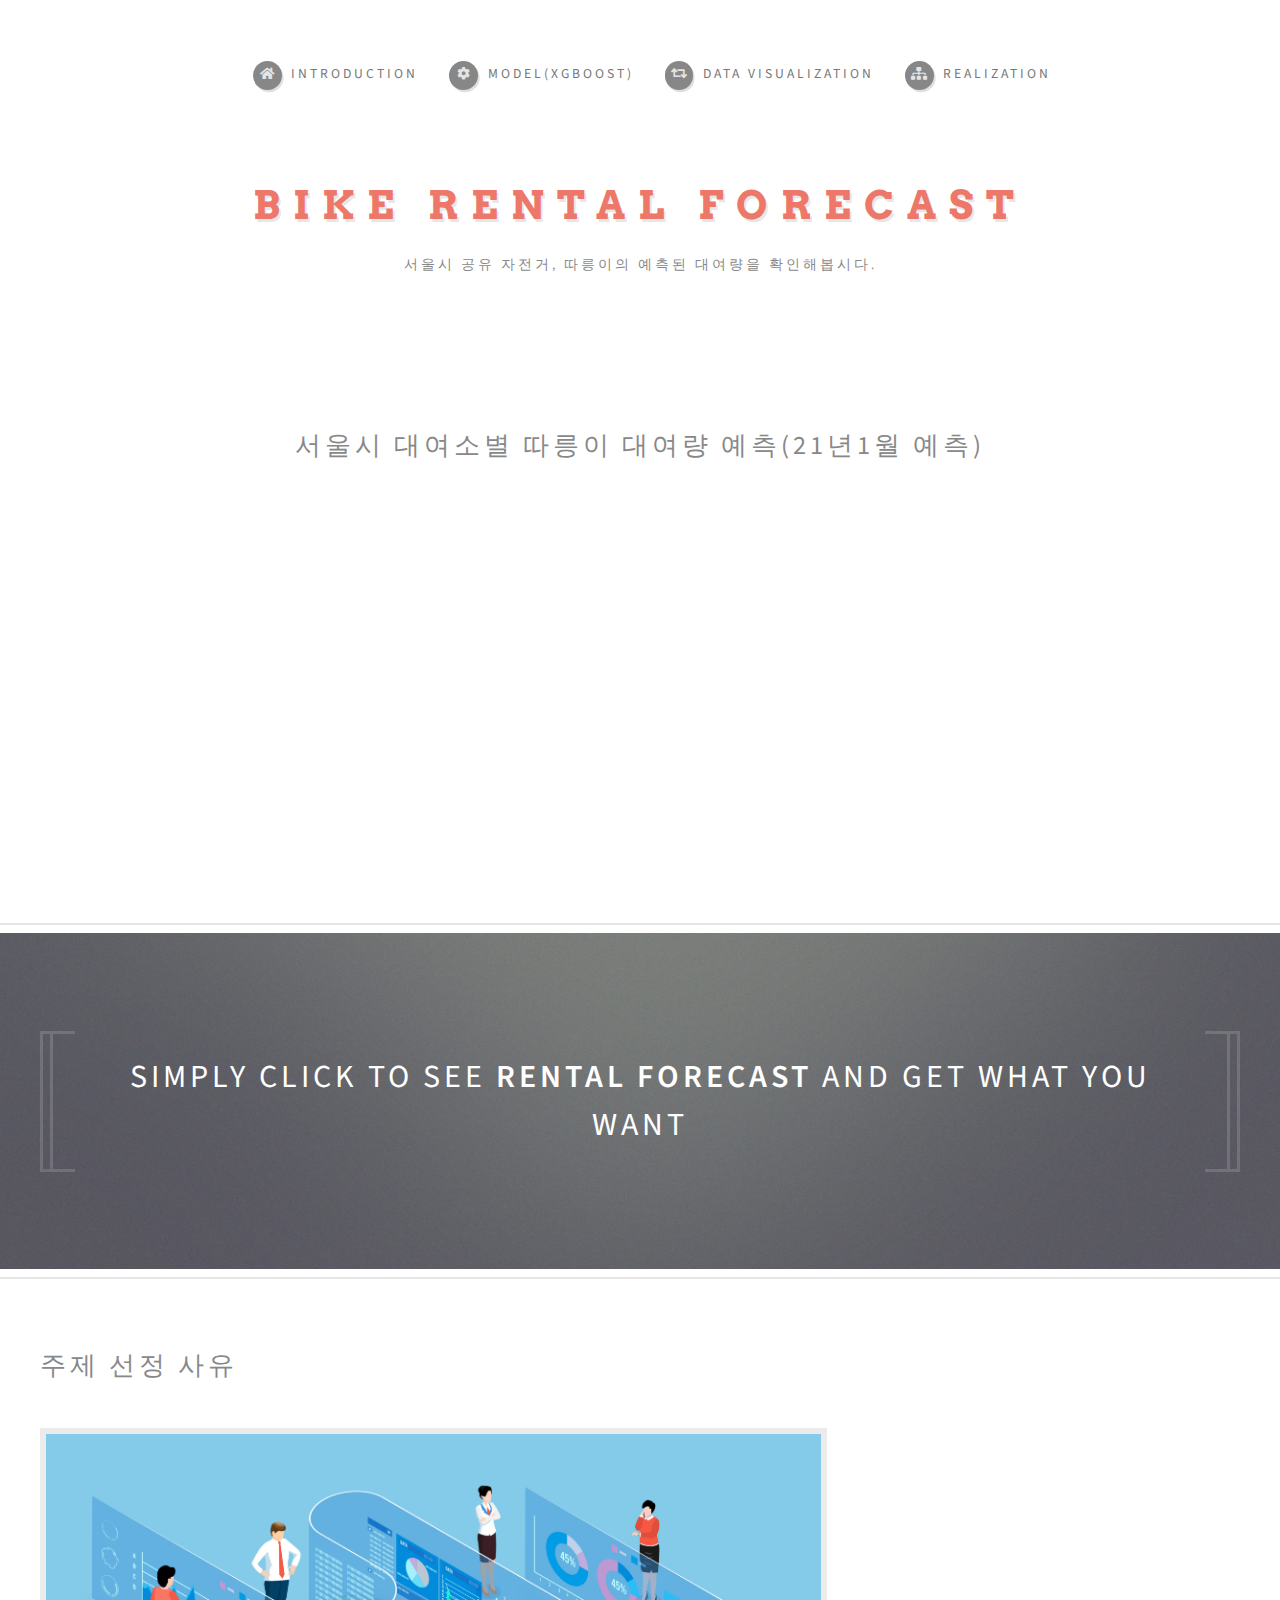
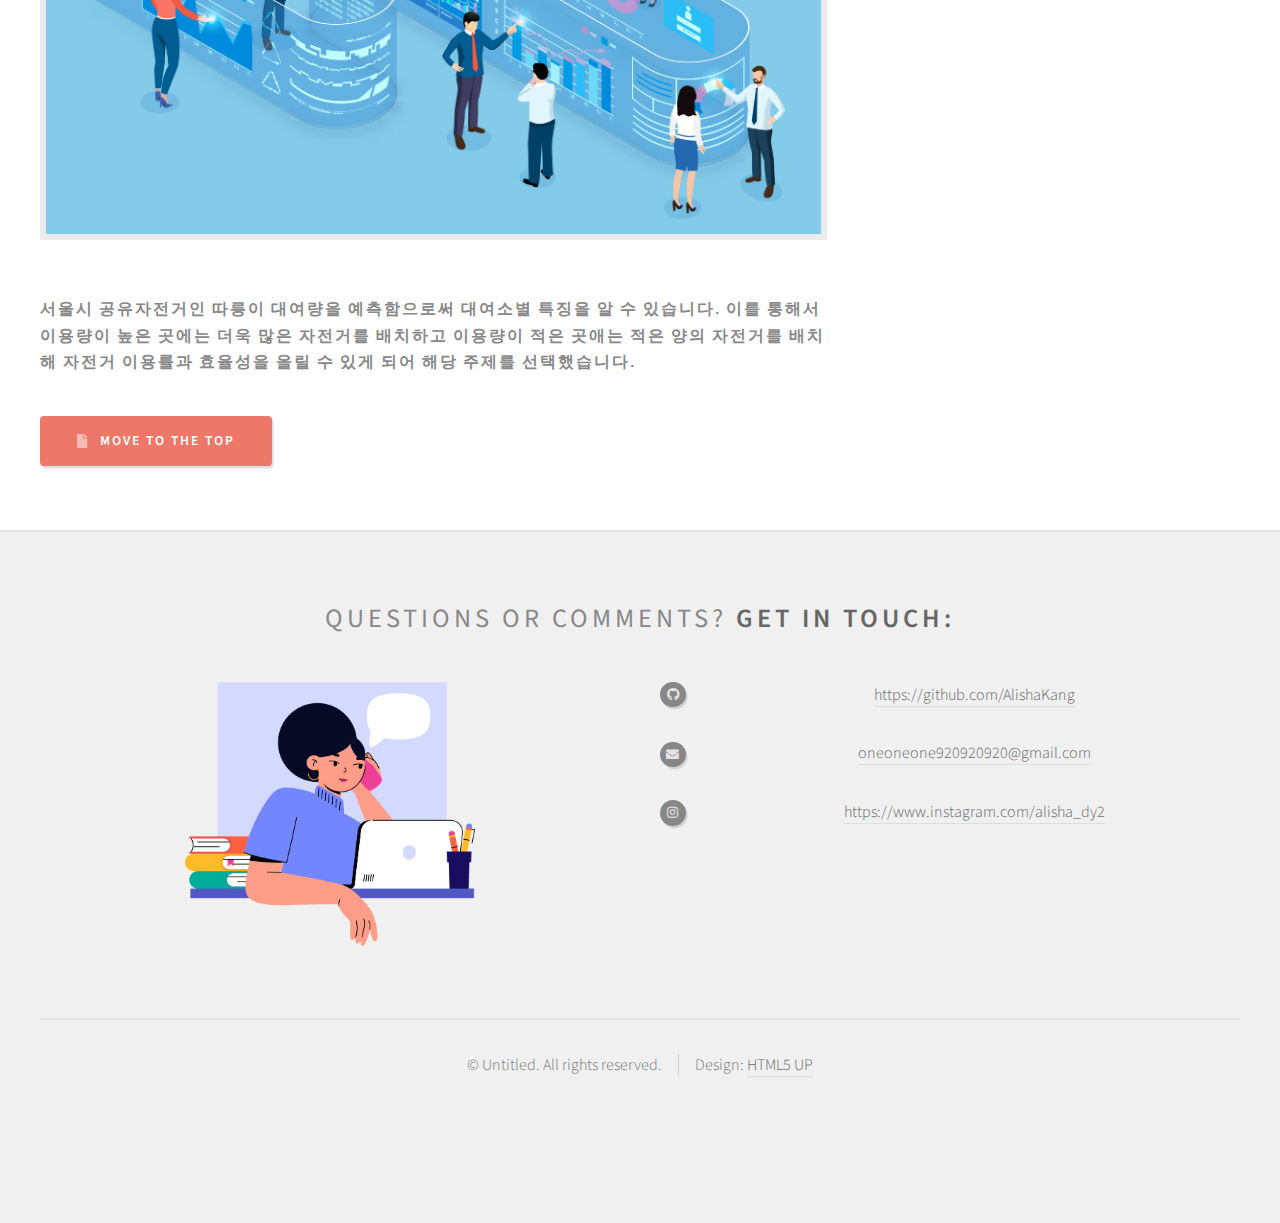
<file: index.html>
<!DOCTYPE HTML>

<html>
	<head>
		<title>Bike Rental Forecast</title>
		<meta charset="utf-8"/>
		<meta name="viewport" content="width=device-width, initial-scale=1, user-scalable=no" />
		<link rel="stylesheet" href="assets/css/main.css" />
	</head>
	<body class="homepage is-preload">
		<div id="page-wrapper">

			<!-- Header -->
				<section id="header">
					<div class="container">

						<!-- Logo -->
							<h1 id="logo"><a href="index.html">Bike Rental Forecast</a></h1>
							<!-- <p>A responsive HTML5 site template. Manufactured by HTML5 UP.</p> -->
							<p>서울시 공유 자전거, 따릉이의 예측된 대여량을 확인해봅시다.</p>

						<!-- Nav -->
							<nav id="nav">
								<ul>
									<li><a class="icon solid fa-home" href="index.html"><span>Introduction</span></a></li>
									<li><a class="icon solid fa-cog" href="left-sidebar.html"><span>Model(XGBoost)</span></a></li>
									<li><a class="icon solid fa-retweet" href="right-sidebar.html"><span>Data Visualization</span></a></li>
									<li><a class="icon solid fa-sitemap" href="no-sidebar.html"><span>Realization</span></a></li>
								</ul>
							</nav>

					</div>

				</section>

			<!-- Features -->
				<section id="features">
					<div class="container">
						<header>
							<h2>서울시 대여소별 따릉이 대여량 예측(21년1월 예측)</h2>
						</header>
						
					</div>
					<div id="map" style="width:750px;height:350px;margin-left:370px;"></div>

							<script src="https://dapi.kakao.com/v2/maps/sdk.js?appkey=9023682a1c722233ad990a30e6e08988"></script>
							<script>
								var mapContainer = document.getElementById('map'), // 지도를 표시할 div 
									mapOption = {
										center: new kakao.maps.LatLng(37.57144, 126.97322), // 지도의 중심좌표
										level: 4, // 지도의 확대 레벨
										mapTypeId : kakao.maps.MapTypeId.ROADMAP // 지도종류
									}; 

								// 지도를 생성한다 
								var map = new kakao.maps.Map(mapContainer, mapOption); 

								var 데이터 = [
									[37.52407074, 127.0217896, '<div> 현대고등학교 건너편(171.5472)</div>'],
									[37.51050949, 127.0933685, '<div> 잠실3거리(갤러리아팰리스)(333.12885)</div>'],
									[37.51408768, 127.0990295, '<div> 잠실역 6번출구(333.12885)</div>'],
									[37.49567032, 127.1305924, '<div> 송파중학교 정문(333.12885)</div>'],
									[37.49068832, 127.1431274, '<div> 송파체육문화회관 앞(333.12885)</div>'],
									[37.49769974, 127.1462021, '<div> 마천사거리(333.12885)</div>'],
									[37.49312592, 127.1438217, '<div> 거여역 8번출구 뒤(333.12885)</div>'],
									[37.52007675, 127.1123657, '<div> 잠실4동 주민센터 옆(333.12885)</div>'],
									[37.51216888, 127.0789337, '<div> 아시아지하보도 2번 출구(333.12885)</div>'],
									[37.51198196, 127.0850525, '<div> 잠실새내역 5번 출구 뒤(333.12885)</div>'],
									[37.50896835, 127.1258392, '<div> 방이역 4번출구(333.12885)</div>'],
									[37.47930527, 127.1297989, '<div> 송파파인타운 7단지(333.12885)</div>'],
									[37.51657104, 127.1315384, '<div> 올림픽공원역 1번출구 앞(333.12885)</div>'],
									[37.50259399, 127.1276474, '<div> 오금역 7번 출구 인근(333.12885)</div>'],
									[37.50831985, 127.1332169, '<div> 백토공원 앞(333.12885)</div>'],
									[37.49941254, 127.1128693, '<div> 송파역 2번 출구앞(333.12885)</div>'],
									[37.51312637, 127.1009598, '<div> 롯데월드타워(잠실역2번출구 쪽)(333.12885)</div>'],
									[37.52045059, 127.1042023, '<div> 잠실나루역 (2번 출구 쪽)(333.12885)</div>'],
									[37.52974701, 127.1199646, '<div> 풍납현대아파트쉼터(333.12885)</div>'],
									[37.51128006, 127.0782394, '<div> 9호선종합운동장역 9번출구(333.12885)</div>'],
									[37.51042938, 127.071373, '<div> 종합운동장역 4번출구(333.12885)</div>'],
									[37.49334335, 127.1447296, '<div> 거여역 3번출구(333.12885)</div>'],
									[37.49372864, 127.1206207, '<div> 밀리아나2빌딩 앞(333.12885)</div>'],
									[37.49317932, 127.1185455, '<div> 가락시장역 3번 출구(333.12885)</div>'],
									[37.61844254, 127.0514526, '<div>래미안장위퍼스트하이(513동)(269.56735)</div>'],
									[37.61817932, 127.0518341, '<div>래미안장위포레카운티(102동)(269.56735)</div>'],
									[37.50887299, 127.0871658, '<div> 잠실트리지움310동 옆(333.12885)</div>'],
									[37.48084259, 127.1180115, '<div> 문정 법조단지3(333.12885)</div>'],
									[37.48057556, 127.1185684, '<div> 문정 법조단지4(333.12885)</div>'],
									[37.48123932, 127.1197968, '<div> 문정 법조단지5(333.12885)</div>'],
									[37.49565887, 127.1571732, '<div> 송파파크데일 2단지입구 앞 주차장(333.12885)</div>'],
									[37.49751663, 127.1546783, '<div> 마천금호어울림 1차아파트 건너편(333.12885)</div>'],
									[37.51579666, 127.1068192, '<div> 송파구청 교차로(333.12885)</div>'],
									[37.50458908, 127.1393662, '<div> 거여초등학교 옆(333.12885)</div>'],
									[37.53284836, 127.121048, '<div> 영파여고 앞(333.12885)</div>'],
									[37.49998474, 127.1353912, '<div> 송파도서관(333.12885)</div>'],
									[37.51194382, 127.091217, '<div> 리센츠아파트(333.12885)</div>'],
									[37.51728821, 127.1141968, '<div> 몽촌토성역 1번출구 옆(333.12885)</div>'],
									[37.51424026, 127.1230698, '<div> 올림픽공원 남2문 앞(333.12885)</div>'],
									[37.47880936, 127.1200028, '<div> 문정동 글샘 공원(333.12885)</div>'],
									[37.48598862, 127.1247635, '<div> 문정동 근린공원(333.12885)</div>'],
									[37.53858185, 127.1228027, '<div> 천호역 10번 출구 앞(333.12885)</div>'],
									[37.48054123, 127.1370163, '<div> 장지공영차고지(333.12885)</div>'],
									[37.60241699, 127.0197144, '<div>길음뉴타운 래미안9단지(269.56735)</div>'],
									[37.50580215, 127.1097183, '<div> 송파여성문화회관 앞(333.12885)</div>'],
									[37.50898361, 127.1265945, '<div> 방이역 1번출구(333.12885)</div>'],
									[37.49319839, 127.1289978, '<div> 가락미륭아파트 앞(333.12885)</div>'],
									[37.49113083, 127.1258087, '<div> 문정현대아파트 교차로(333.12885)</div>'],
									[37.50165176, 127.1281815, '<div> 오금역 3번 출구 뒤(333.12885)</div>'],
									[37.50593185, 127.1077499, '<div> 석촌역 2번출구(333.12885)</div>'],
									[37.48987198, 127.1108398, '<div>문정2동 주민센터(333.12885)</div>'],
									[37.51396179, 127.1216736, '<div> 방이초등학교(333.12885)</div>'],
									[37.4788208, 127.1235123, '<div> 문정 법조단지11(333.12885)</div>'],
									[37.47750854, 127.1263275, '<div> 문정 법조단지10(333.12885)</div>'],
									[37.47946548, 127.1253281, '<div> 문정 법조단지9(333.12885)</div>'],
									[37.48153687, 127.1221237, '<div> 문정 법조단지8(333.12885)</div>'],
									[37.4845314, 127.120163, '<div> 문정 법조단지7(333.12885)</div>'],
									[37.48163223, 127.1191635, '<div> 문정 법조단지6(333.12885)</div>'],
									[37.50630188, 127.1213989, '<div> 방이동 한양3차아파트 옆(333.12885)</div>'],
									[37.49987411, 127.1414795, '<div> 송파소방서 맞은편(성내4교)(333.12885)</div>'],
									[37.59802628, 127.0214081, '<div>돈암육교 하단(269.56735)</div>'],
									[37.61701202, 127.0561676, '<div>성북청소년센터(269.56735)</div>'],
									[37.60710526, 127.0214996, '<div> 길음래미안아파트817동 상가 앞(269.56735)</div>'],
									[37.60897827, 127.0202484, '<div> 길음8골어린이공원 옆(269.56735)</div>'],
									[37.60028839, 127.0137024, '<div> 아리랑시네센터 앞(269.56735)</div>'],
									[37.58924866, 127.0073776, '<div> 한성대7번출구 앞(269.56735)</div>'],
									[37.59261703, 126.9979324, '<div> 성북쉼터 앞(269.56735)</div>'],
									[37.61784363, 127.0550003, '<div> 광운초등학교 앞(269.56735)</div>'],
									[37.610569, 127.0335083, '<div> 삼성전자서비스 성북센터(269.56735)</div>'],
									[37.5868988, 127.020752, '<div> 용문2교 옆(269.56735)</div>'],
									[37.59038162, 127.0171356, '<div> 돈암성당 옆(269.56735)</div>'],
									[37.59125137, 127.0140076, '<div> 성북3교 위(269.56735)</div>'],
									[37.61299896, 127.0613098, '<div> 석관동주민센터 앞(269.56735)</div>'],
									[37.61052322, 127.0597992, '<div> 석관초등학교 앞(269.56735)</div>'],
									[37.61355591, 127.0660934, '<div> 석계역 5번출구 건너편(269.56735)</div>'],
									[37.6026268, 127.0416336, '<div> 월곡역 3번출구(269.56735)</div>'],
									[37.60734177, 127.0506821, '<div> 상월곡역 3번출구(269.56735)</div>'],
									[37.60606766, 127.0473175, '<div> 상월곡역 1번출구(269.56735)</div>'],
									[37.60580826, 127.0477371, '<div> 상월곡역 4번출구(269.56735)</div>'],
									[37.60043335, 127.0402069, '<div> 월곡역 입구 육교 밑(269.56735)</div>'],
									[37.59806824, 127.0392761, '<div> 래미안라센트아파트 103동 앞(269.56735)</div>'],
									[37.59328842, 127.0366669, '<div> 국민은행 종암동지점 앞(269.56735)</div>'],
									[37.6030426, 127.0332718, '<div> 종암사거리 분수대(269.56735)</div>'],
									[37.60308456, 127.0247879, '<div> 길음역 3번출구 뒤(269.56735)</div>'],
									[37.60726166, 127.0028381, '<div> 고려사대부속중고 건너편(269.56735)</div>'],
									[37.60776138, 127.0032806, '<div> 고려사대부속중고 정문(269.56735)</div>'],
									[37.60243988, 127.0116882, '<div> 정릉꿈에그린1단지 201동 앞(269.56735)</div>'],
									[37.58259201, 127.0289764, '<div> 안암로터리 버스정류장 앞(269.56735)</div>'],
									[37.58844757, 127.0067062, '<div> 한성대입구역2번출구(269.56735)</div>'],
									[37.58932877, 127.0164337, '<div> 성북구청(269.56735)</div>'],
									[37.59440231, 126.9923096, '<div> 만해공원(269.56735)</div>'],
									[37.60475159, 127.0227585, '<div> 성북제일새마을금고 본점 앞(269.56735)</div>'],
									[37.62382889, 127.0502014, '<div> 월계2교 버스정류장 앞(269.56735)</div>'],
									[37.5794487, 127.0241928, '<div> 안암2교 옆(269.56735)</div>'],
									[37.58388138, 127.0170975, '<div> e 편한세상 보문아파트 내(269.56735)</div>'],
									[37.60646057, 127.0616226, '<div>석관래미안아트리치(269.56735)</div>'],
									[37.59415817, 127.0189667, '<div>동선고가차도 초입(269.56735)</div>'],
									[37.59236526, 127.0162888, '<div>성신여대입구역 3번출구 앞(269.56735)</div>'],
									[37.59282684, 127.0162888, '<div>성신여대입구역 5번출구(269.56735)</div>'],
									[37.60866547, 127.0362701, '<div>래미안월곡아파트 입구(269.56735)</div>'],
									[37.61478424, 127.0670013, '<div>석계역 4번출구 뒤(269.56735)</div>'],
									[37.60108566, 127.0412369, '<div>월곡역 5번출구 앞(269.56735)</div>'],
									[37.60935974, 127.0181732, '<div>길음뉴타운푸르지오아파트 3단지(269.56735)</div>'],
									[37.60418701, 127.0454941, '<div> 한국과학기술연구원 북문(269.56735)</div>'],
									[37.59732056, 127.043808, '<div> 한국과학기술연구원 중문(269.56735)</div>'],
									[37.60390854, 127.0373764, '<div> 생명의 전화 종합복지관 앞 교차로(269.56735)</div>'],
									[37.60229111, 127.0389786, '<div> 성북구보건소 건너편(269.56735)</div>'],
									[37.58644485, 127.031601, '<div> KEB은행 고대점(269.56735)</div>'],
									[37.5970993, 127.0226288, '<div>돈암삼성풍림아파트(269.56735)</div>'],
									[37.59453964, 126.9952087, '<div> 복자사랑 피정의 집(269.56735)</div>'],
									[37.60404587, 127.0226593, '<div> 길음문화복합미디어센터(269.56735)</div>'],
									[37.59972, 127.0403824, '<div> 일신초등학교 옆(269.56735)</div>'],
									[37.5933609, 126.9990921, '<div> 선잠단지 앞(269.56735)</div>'],
									[37.59017181, 127.0040894, '<div> 성북동 치안센터 앞(269.56735)</div>'],
									[37.58375168, 127.0219498, '<div> 보문4교 인근(269.56735)</div>'],
									[37.58519745, 127.0196686, '<div> 보문역6번출구 앞(269.56735)</div>'],
									[37.59296799, 127.0022354, '<div> 홍익중고 입구(269.56735)</div>'],
									[37.60309601, 127.013504, '<div> 정릉역(269.56735)</div>'],
									[37.61980057, 127.0450974, '<div> 장위뉴타운 꿈에 숲 코오롱 하늘채 앞(269.56735)</div>'],
									[37.60478973, 127.010582, '<div> 정릉도서관 앞(269.56735)</div>'],
									[37.61207199, 127.0081329, '<div> 북한산보국문역(269.56735)</div>'],
									[37.58869934, 127.0189133, '<div> 보문2교(269.56735)</div>'],
									[37.5907135, 127.0361939, '<div> 고려대학교 2번출구(269.56735)</div>'],
									[37.60083008, 127.0235519, '<div> 금호어울림센터힐 내(269.56735)</div>'],
									[37.59139633, 127.0201569, '<div> 성신여대입구 교차로(269.56735)</div>'],
									[37.59169388, 127.012497, '<div> 돈암초교 입구(269.56735)</div>'],
									[37.50541306, 127.131691, '<div> 오금공원 사거리(333.12885)</div>'],
									[37.47437668, 127.1406708, '<div> 위례중앙푸르지오 1단지 앞(333.12885)</div>'],
									[37.5468483, 126.8727722, '<div> KB국민은행 염창역 지점 앞(413.84338)</div>'],
									[37.52148438, 127.1002808, '<div> 잠실나루 나들목(333.12885)</div>'],
									[37.5202179, 127.1145706, '<div> 올림픽공원 서1문 앞(333.12885)</div>'],
									[37.492733, 127.1179886, '<div> 가락시장역 2번 출구(333.12885)</div>'],
									[37.47600174, 127.1231003, '<div> 서울복합물류 게이트 1(333.12885)</div>'],
									[37.52865219, 127.1086655, '<div> 풍납나들목(333.12885)</div>'],
									[37.49236679, 127.1365509, '<div> 세양청마루 101동 앞(333.12885)</div>'],
									[37.50679016, 127.0792694, '<div> 아시아선수촌아파트 교차로(333.12885)</div>'],
									[37.51921082, 127.1079407, '<div> 잠실 파크리오 120동 앞(333.12885)</div>'],
									[37.49900436, 127.1469421, '<div> 마천사거리 2(333.12885)</div>'],
									[37.47953415, 127.1267853, '<div> 장지역 1번출구(333.12885)</div>'],
									[37.4777832, 127.1320572, '<div> 송파파인타운 10단지 1005동(333.12885)</div>'],
									[37.51613998, 127.103508, '<div> 홈플러스 잠실점(333.12885)</div>'],
									[37.51988602, 127.1043396, '<div> 잠실나루역 고가하부(333.12885)</div>'],
									[37.52080917, 127.1036224, '<div> 잠실나루역4번출구뒤(333.12885)</div>'],
									[37.51632309, 127.084343, '<div> 잠실나들목4(333.12885)</div>'],
									[37.48827362, 127.1306839, '<div> 문정중학교(333.12885)</div>'],
									[37.4861145, 127.1266708, '<div> 문정근린공원2(333.12885)</div>'],
									[37.48174286, 127.1287842, '<div> 송파파인타운 4단지 403동(333.12885)</div>'],
									[37.49146652, 127.1266403, '<div> 가락현대 1차 11동 앞(333.12885)</div>'],
									[37.48488998, 127.1327057, '<div> 한림연예예술고등학교(333.12885)</div>'],
									[37.48245621, 127.1246033, '<div> 건영아파트앞 사거리(333.12885)</div>'],
									[37.50801468, 127.125946, '<div> 방이역 2번 출구(333.12885)</div>'],
									[37.50585175, 127.1219406, '<div> 한양3차아파트 3동 앞(333.12885)</div>'],
									[37.53280258, 126.8639298, '<div> 목동사거리 부근(413.84338)</div>'],
									[37.53254318, 126.8687286, '<div> 목4동주민센터 옆(413.84338)</div>'],
									[37.52362823, 126.8752441, '<div> 오목교역 7번출구 앞(413.84338)</div>'],
									[37.52325439, 126.8649063, '<div> 남부법원검찰청 교차로(413.84338)</div>'],
									[37.54384232, 126.8825455, '<div> 신목동역 2번 출구(413.84338)</div>'],
									[37.50889969, 126.8426819, '<div> 현대6차아파트 101동 옆(413.84338)</div>'],
									[37.55073166, 126.8645783, '<div> 등촌역 5번 출구 뒤(413.84338)</div>'],
									[37.53952026, 126.8254013, '<div> 화곡로 입구 교차로(413.84338)</div>'],
									[37.53636932, 126.8317108, '<div> 으뜸공원(413.84338)</div>'],
									[37.53620148, 126.8277969, '<div> 신월사거리(413.84338)</div>'],
									[37.52256012, 126.8494797, '<div> 장수공원(413.84338)</div>'],
									[37.52219009, 126.8367004, '<div> 오솔길공원(413.84338)</div>'],
									[37.53637695, 126.8715134, '<div> 영도초등학교(413.84338)</div>'],
									[37.51395035, 126.8560562, '<div> 신트리공원 입구(413.84338)</div>'],
									[37.51409912, 126.8310013, '<div> 신정이펜하우스314동(413.84338)</div>'],
									[37.5298996, 126.8765411, '<div> 서울시 도로환경관리센터(413.84338)</div>'],
									[37.51037979, 126.8667984, '<div> 서부식자재마트 건너편(413.84338)</div>'],
									[37.5343895, 126.8695984, '<div> 목동3단지 시내버스정류장(413.84338)</div>'],
									[37.51068115, 126.857399, '<div> 계남공원 입구 주출입구 좌측(413.84338)</div>'],
									[37.52916336, 126.8727493, '<div> SBS방송국(413.84338)</div>'],
									[37.5161972, 126.8348999, '<div> 서울강월초등학교 앞(413.84338)</div>'],
									[37.5303688, 126.8642578, '<div> 홍익병원앞 교차로(413.84338)</div>'],
									[37.51731873, 126.8643189, '<div>신정6동 주민센터 인근(413.84338)</div>'],
									[37.532547, 126.8308029, '<div> 한국SGI 양천문화회관 앞(413.84338)</div>'],
									[37.53304672, 126.8299561, '<div> 양서중학교 옆(413.84338)</div>'],
									[37.51699829, 126.8383179, '<div> 강월초교입구 사거리(413.84338)</div>'],
									[37.51705933, 126.8484879, '<div> 신일해피트리아파트 앞(413.84338)</div>'],
									[37.50971222, 126.8441696, '<div> 금옥여고보도육교(413.84338)</div>'],
									[37.51158524, 126.8415604, '<div> 신정3동 현장민원실 앞(413.84338)</div>'],
									[37.51897049, 126.8699646, '<div> 서울출입국관리사무소 앞(413.84338)</div>'],
									[37.5218811, 126.8517532, '<div> 신정네거리역(413.84338)</div>'],
									[37.52433395, 126.8505478, '<div> 양강중학교앞 교차로(413.84338)</div>'],
									[37.4774704, 127.1445923, '<div> 위례별 유치원 뒤(333.12885)</div>'],
									[37.52478027, 127.1091309, '<div> 아산병원 기숙사 부근(333.12885)</div>'],
									[37.47434616, 127.1432648, '<div> 위례중앙푸르지오 201동 앞(333.12885)</div>'],
									[37.51665878, 127.1162567, '<div> 한성백제역 2번 출구(333.12885)</div>'],
									[37.50997925, 127.1123123, '<div> 송파나루역 4번 출구옆(333.12885)</div>'],
									[37.50233841, 127.0964432, '<div> 석촌고분역 4번출구(333.12885)</div>'],
									[37.50471115, 127.0875626, '<div> 삼전역 1번출구(333.12885)</div>'],
									[37.49618149, 127.138031, '<div> 가락삼환아파트 앞(333.12885)</div>'],
									[37.49704742, 127.1403503, '<div> 거여동 사거리(333.12885)</div>'],
									[37.48834991, 127.1207809, '<div> 테라타워2(333.12885)</div>'],
									[37.50186157, 127.1172333, '<div> 가락고등학교 앞(333.12885)</div>'],
									[37.51678085, 127.0904923, '<div> 잠실나들목(333.12885)</div>'],
									[37.48871994, 127.1098251, '<div> 문정·가락 대여소 앞(333.12885)</div>'],
									[37.53641891, 127.1161652, '<div> 송파지역자활센터 뒤(333.12885)</div>'],
									[37.52048874, 127.1352005, '<div> 보성중고등학교 후문 앞(333.12885)</div>'],
									[37.5150528, 127.1062698, '<div> 송파구청(333.12885)</div>'],
									[37.48173904, 127.1432266, '<div> 위례동주민센터 맞은편 근린공원(333.12885)</div>'],
									[37.47129822, 127.1270905, '<div> 복정역 1번 출구 앞(333.12885)</div>'],
									[37.48095322, 127.1301041, '<div> 송파 글마루 도서관(333.12885)</div>'],
									[37.50693893, 127.1392212, '<div> 오륜사거리(333.12885)</div>'],
									[37.51987839, 127.1367111, '<div> 송파소방서 (방이119안전센터)(333.12885)</div>'],
									[37.50920105, 127.1041184, '<div> 석촌호수교차로(동호 팔각정 앞)(333.12885)</div>'],
									[37.50867844, 127.1034317, '<div> 석촌호수교차로 (송파나루근린공원 앞)(333.12885)</div>'],
									[37.51396179, 127.1003037, '<div> 잠실역 8번출구(333.12885)</div>'],
									[37.52193832, 127.1318665, '<div> 서울체육고등학교 앞(333.12885)</div>'],
									[37.47458267, 127.1375427, '<div> 위례송파꿈에그린아파트24단지 앞 성벽 다리 밑(333.12885)</div>'],
									[37.48799896, 127.1310883, '<div> 문정중교 사거리(333.12885)</div>'],
									[37.47746658, 127.14151, '<div> 위례아이파크 101동 맞은편(333.12885)</div>'],
									[37.51625824, 127.1305924, '<div> 올림픽공원역 3번출구(333.12885)</div>'],
									[37.50362396, 127.1035538, '<div>석촌동 주민센터(333.12885)</div>'],
									[37.49569321, 127.1238556, '<div>경찰병원역 1,2번 출구 사이(333.12885)</div>'],
									[37.51633835, 127.0998535, '<div> 삼성SDS(333.12885)</div>'],
									[37.49416733, 127.1045303, '<div>서울친환경유통센터(333.12885)</div>'],
									[37.49535751, 127.1156921, '<div>가락몰 업무동(333.12885)</div>'],
									[37.47916031, 127.1321945, '<div>송파 파인타운 11단지(333.12885)</div>'],
									[37.52480316, 127.1146393, '<div>풍납동 아이파크 107동 앞(333.12885)</div>'],
									[37.50057983, 127.1188431, '<div>송이공원(333.12885)</div>'],
									[37.50997543, 127.1336975, '<div>올림픽선수촌아파트 136동 앞(333.12885)</div>'],
									[37.51202011, 127.1286469, '<div>올림픽공원사거리(선수촌아파트)(333.12885)</div>'],
									[37.50883102, 127.1342621, '<div>송파 레미니스1단지 102동 앞(333.12885)</div>'],
									[37.49577332, 127.1245804, '<div>경찰병원역 3번출구 앞(333.12885)</div>'],
									[37.47854996, 127.1381378, '<div>위례22단지 2208동 다리앞(333.12885)</div>'],
									[37.50544357, 127.1323319, '<div>오금공원사거리2(333.12885)</div>'],
									[37.49469757, 127.1046448, '<div>헬리오시티 112동 앞(333.12885)</div>'],
									[37.51156998, 127.1010742, '<div>잠실 자전거 수리센터 앞(333.12885)</div>'],
									[37.4745636, 127.136795, '<div> 위례포레샤인 2310동 부근(333.12885)</div>'],
									[37.50775909, 127.0912933, '<div>레이크펠리스101동앞(333.12885)</div>'],
									[37.52515793, 127.1169434, '<div>풍납중학교 측면(333.12885)</div>'],
									[37.50149536, 127.1477814, '<div>마천동 성내천 쉼터(333.12885)</div>'],
									[37.50004959, 127.1115112, '<div>송파역 4번출구(333.12885)</div>'],
									[37.50550461, 127.106575, '<div>석촌역 8번출구(333.12885)</div>'],
									[37.51129532, 127.0867386, '<div>잠실새내역 1번출구(333.12885)</div>'],
									[37.477211, 127.1371765, '<div>위례포레샤인아파트 2318동(333.12885)</div>'],
									[37.47817993, 127.1471024, '<div>송파학사 옆(333.12885)</div>'],
									[37.50264359, 127.0973969, '<div>석촌고분역 2번 출구(333.12885)</div>'],
									[37.49741364, 127.0963059, '<div>배명고등학교(333.12885)</div>'],
									[37.50786591, 127.1169891, '<div>서울방이동 고분군(333.12885)</div>'],
									[37.48669815, 127.1224442, '<div>문정역 1번출구(333.12885)</div>'],
									[37.4911232, 127.135109, '<div>문정시영아파트 5동 앞 공원(333.12885)</div>'],
									[37.51621246, 127.084343, '<div>잠실나들목2(엘스아파트136동)(333.12885)</div>'],
									[37.52228165, 126.8396988, '<div> 강서초등학교(413.84338)</div>'],
									[37.58876419, 127.0063095, '<div> 한성대입구역6번출구 뒤(269.56735)</div>'],
									[37.54415894, 127.0566559, '<div> 성수역3번출구(433.86325)</div>'],
									[37.49421692, 127.0137863, '<div>교대역 6번출구(225.46632)</div>'],
									[37.48455811, 127.0148697, '<div>서울남부터미널 대합실 입구(225.46632)</div>'],
									[37.48215866, 127.0027008, '<div>KT 서초지사 앞(225.46632)</div>'],
									[37.49111176, 127.0229569, '<div> 서초신동아1차아파트 옆(225.46632)</div>'],
									[37.49691391, 127.0249634, '<div> 삼성타운(삼성생명) A동 맞은편(225.46632)</div>'],
									[37.4858284, 126.9826279, '<div>이수역 4번 출구(225.46632)</div>'],
									[37.48701096, 126.9849625, '<div>로고스교회 맞은 편(225.46632)</div>'],
									[37.48976898, 126.986763, '<div>뒷벌공원 옆(225.46632)</div>'],
									[37.48905182, 126.9925232, '<div>방배열린문화센터 앞(225.46632)</div>'],
									[37.47518158, 127.0013886, '<div> 신동아럭스빌아파트 앞(225.46632)</div>'],
									[37.4737587, 126.9952469, '<div>백석예술대학교 제3캠퍼스 앞(225.46632)</div>'],
									[37.47261047, 126.9830093, '<div> 방배래미안 정문 앞(225.46632)</div>'],
									[37.47806931, 126.9820328, '<div>사당역 12번출구 뒤(225.46632)</div>'],
									[37.50619888, 127.0039444, '<div> 고속터미널역 8-1번, 8-2번 출구 사이(225.46632)</div>'],
									[37.51304626, 127.0059586, '<div>아크로리버뷰 부지 앞(225.46632)</div>'],
									[37.5017128, 126.9954758, '<div> 반포종합운동장 입구(225.46632)</div>'],
									[37.50411606, 126.9974899, '<div> 신반포역 2번출구 앞(225.46632)</div>'],
									[37.5022316, 127.0022583, '<div> 고속터미널역 5번출구 앞(225.46632)</div>'],
									[37.50065231, 127.0186157, '<div>서초현대4차아파트 201동 맞은편(225.46632)</div>'],
									[37.50263596, 127.0123138, '<div> 서초구립반포도서관 앞(225.46632)</div>'],
									[37.50509644, 127.0131073, '<div> 반포1동 주민센터 앞(225.46632)</div>'],
									[37.45440674, 127.0649262, '<div> 내곡파출소 뒤 정자(225.46632)</div>'],
									[37.45435715, 127.0621033, '<div> 언남초등학교 앞(225.46632)</div>'],
									[37.45375061, 127.0593796, '<div> 내곡3단지 어린이공원 앞(225.46632)</div>'],
									[37.44765854, 127.0550156, '<div> 청계산입구역 2번출구(225.46632)</div>'],
									[37.44893646, 127.0543747, '<div>청계산입구역 1번출구(225.46632)</div>'],
									[37.4532814, 127.0514832, '<div> 본마을 정류소 앞(225.46632)</div>'],
									[37.60169601, 126.9491653, '<div> 홍은도담도서관(241.43573)</div>'],
									[37.48537827, 127.0417023, '<div>양재전화국 사거리(225.46632)</div>'],
									[37.48398972, 127.0341797, '<div>양재역 11번 출구 앞(225.46632)</div>'],
									[37.48149109, 127.0367279, '<div>서울가정법원(225.46632)</div>'],
									[37.47785187, 127.0389099, '<div>교육개발원입구 교차로(225.46632)</div>'],
									[37.48416138, 127.0109711, '<div> 서울서초고용센터앞(225.46632)</div>'],
									[37.49361801, 127.014183, '<div> 교대역 5번출구뒤(225.46632)</div>'],
									[37.51483917, 127.0156021, '<div> 길마중4교 하부(225.46632)</div>'],
									[37.47438812, 127.0389023, '<div> 영동1교 (양재천근린공원)(225.46632)</div>'],
									[37.46149445, 127.0490723, '<div> 염곡치안센터 건너편(225.46632)</div>'],
									[37.46965027, 127.0396118, '<div> 양재시민의숲역 3번출구(225.46632)</div>'],
									[37.47782898, 127.038269, '<div> 일동제약 사거리(225.46632)</div>'],
									[37.4873085, 127.010582, '<div> 교대입구 교차로(225.46632)</div>'],
									[37.48802185, 126.9941177, '<div> 내방역 8번출구 앞(225.46632)</div>'],
									[37.44896698, 127.0577393, '<div> 서초포레스타 7단지(225.46632)</div>'],
									[37.51034927, 127.0160523, '<div> 주홍교 하부(225.46632)</div>'],
									[37.50231934, 127.0222702, '<div> 서초4동주민센터(225.46632)</div>'],
									[37.49053955, 127.0081635, '<div> 서초역 3번출구(225.46632)</div>'],
									[37.49474335, 126.9830627, '<div> 이수고가차도 남단(225.46632)</div>'],
									[37.56131744, 126.9665833, '<div>SK리쳄블(상수도사업본부)(241.43573)</div>'],
									[37.48897171, 126.9827194, '<div> 이수역 1번출구(225.46632)</div>'],
									[37.5161972, 127.0092087, '<div> 한신16차아파트 119동 앞(225.46632)</div>'],
									[37.51298904, 127.0111771, '<div> 잠원역 3번-4번 출구사이(225.46632)</div>'],
									[37.47153854, 127.0505905, '<div>구룡사 삼거리(225.46632)</div>'],
									[37.46768951, 127.0403595, '<div>양재동 꽃시장 입구(225.46632)</div>'],
									[37.47016525, 127.03862, '<div>시민의숲역 1번출구 옆(225.46632)</div>'],
									[37.46750641, 127.0344772, '<div> 더케이호텔 입구(양재2)(225.46632)</div>'],
									[37.4557991, 127.0162888, '<div> 서초유치원 맞은편(225.46632)</div>'],
									[37.45623398, 127.0193481, '<div> 우솔초등학교 맞은편(225.46632)</div>'],
									[37.45995331, 127.0247421, '<div> 서초리슈빌S 글로벌 앞(225.46632)</div>'],
									[37.46263885, 127.026619, '<div>섬들근린공원(225.46632)</div>'],
									[37.46920013, 127.029007, '<div> 서울시 품질시험소 앞(225.46632)</div>'],
									[37.47361374, 127.03051, '<div>양재초등학교 맞은편(225.46632)</div>'],
									[37.47192764, 127.0268402, '<div> 바우뫼문화복지회관(225.46632)</div>'],
									[37.47597885, 126.9862824, '<div> 연세사랑병원신관앞(225.46632)</div>'],
									[37.59186172, 126.9442139, '<div>홍제교(241.43573)</div>'],
									[37.57456207, 126.9179916, '<div>가재울사거리(241.43573)</div>'],
									[37.57767487, 126.9098053, '<div> 북가좌 초등학교(241.43573)</div>'],
									[37.58109665, 126.9240265, '<div> 명지대학교 도서관(241.43573)</div>'],
									[37.57806778, 126.9308853, '<div> 홍연2교옆(241.43573)</div>'],
									[37.56477737, 126.9661484, '<div> 서대문역 8번출구 앞(241.43573)</div>'],
									[37.56472397, 126.9672775, '<div> 임광빌딩 앞(241.43573)</div>'],
									[37.57300186, 126.9077988, '<div> 북가좌 삼거리(241.43573)</div>'],
									[37.57946014, 126.9171295, '<div> 연가초등학교 옆(241.43573)</div>'],
									[37.57381821, 126.9192352, '<div> 가재울 초등학교(241.43573)</div>'],
									[37.57513809, 126.9139404, '<div> 중앙근린공원(241.43573)</div>'],
									[37.57447815, 126.9100494, '<div> 북가좌1동 주민센터(241.43573)</div>'],
									[37.58369827, 126.9249649, '<div> 명지전문대학교 정문 앞(241.43573)</div>'],
									[37.56526947, 126.9462433, '<div> 봉원고가차도 밑(241.43573)</div>'],
									[37.58224487, 126.9506455, '<div> 무악재역1번 출구(241.43573)</div>'],
									[37.55695343, 126.9463425, '<div> 이대역 4번 출구(241.43573)</div>'],
									[37.56238174, 126.9326477, '<div> 연대 대운동장 옆(241.43573)</div>'],
									[37.560009, 126.9407349, '<div> 이화여대 후문(241.43573)</div>'],
									[37.55986404, 126.9344177, '<div> 연세대 정문 건너편(241.43573)</div>'],
									[37.5591774, 126.9345245, '<div> 신촌동 제1공영주차장 앞(241.43573)</div>'],
									[37.55922699, 126.9398422, '<div> 명물길 원형무대 앞(241.43573)</div>'],
									[37.55789185, 126.9380798, '<div> 연세로 명물길(241.43573)</div>'],
									[37.58203125, 126.9089966, '<div> 해담는다리(241.43573)</div>'],
									[37.5841713, 126.9111023, '<div> 증산2교(241.43573)</div>'],
									[37.55549622, 126.9363403, '<div> 신촌역(2호선) 1번출구 옆(241.43573)</div>'],
									[37.59432983, 126.9473877, '<div> 문화촌 공원(241.43573)</div>'],
									[37.59115982, 126.94133, '<div> 홍은사거리(241.43573)</div>'],
									[37.55893326, 126.9271164, '<div> 마스타 빌딩 앞(241.43573)</div>'],
									[37.57987595, 126.9063492, '<div> 증산3교 앞(241.43573)</div>'],
									[37.56877518, 126.9152985, '<div> 가좌역 4번출구 앞(241.43573)</div>'],
									[37.55996704, 126.9624634, '<div> 충정로역 7번출구 아래(241.43573)</div>'],
									[37.58638763, 126.9351273, '<div> 홍은동 정원여중 입구(241.43573)</div>'],
									[37.57626343, 126.9113236, '<div>DMC래미안e편한세상203동옆(241.43573)</div>'],
									[37.5813179, 126.935997, '<div>동신병원 맞은편(241.43573)</div>'],
									[37.58333588, 126.9362869, '<div>홍은2파출소 옆(241.43573)</div>'],
									[37.58334351, 126.9227448, '<div>남가좌동 제2공영주차장(241.43573)</div>'],
									[37.57564163, 126.9278259, '<div>연희파크푸르지오아파트 앞(241.43573)</div>'],
									[37.5723877, 126.9151077, '<div>DMC파크뷰자이1단지 110동 앞(241.43573)</div>'],
									[37.5742836, 126.9064636, '<div>북가좌삼거리2(241.43573)</div>'],
									[37.57065201, 126.9129868, '<div>가좌삼거리(241.43573)</div>'],
									[37.56983566, 126.9180908, '<div>DMC엘가아파트 앞(241.43573)</div>'],
									[37.56519699, 126.9298554, '<div>연희 브라운스톤 아파트 앞(241.43573)</div>'],
									[37.56406784, 126.9453278, '<div>이화여대 인문관 인근(241.43573)</div>'],
									[37.55550385, 126.9372025, '<div>신촌역 4번출구(241.43573)</div>'],
									[37.56145477, 126.9557495, '<div>북아현 치안센터 인근(241.43573)</div>'],
									[37.56046295, 126.9655228, '<div>충정로역 3번 출구(241.43573)</div>'],
									[37.57215881, 126.9211884, '<div>연가교 교차로(241.43573)</div>'],
									[37.57220459, 126.9597473, '<div>독립문역사거리(241.43573)</div>'],
									[37.58928299, 126.9369431, '<div>홍은 현대아이파크 아파트 202동 앞(241.43573)</div>'],
									[37.59293365, 126.9412918, '<div>북한산더? 106동 앞(241.43573)</div>'],
									[37.5971489, 126.93853, '<div> 홍은센트레빌 아파트 앞(241.43573)</div>'],
									[37.55812836, 126.9562073, '<div> e편한세상 신촌4단지 앞(241.43573)</div>'],
									[37.58670044, 126.9467697, '<div> 홍제삼거리 북측(241.43573)</div>'],
									[37.56799698, 126.9316559, '<div> 연희삼거리(241.43573)</div>'],
									[37.57838058, 126.9360962, '<div> 서대문구청(241.43573)</div>'],
									[37.55739594, 126.9521637, '<div> 북성초교(241.43573)</div>'],
									[37.5621376, 126.9637756, '<div> 충정2교(241.43573)</div>'],
									[37.56612015, 126.9258957, '<div> 연희교차로 인근(241.43573)</div>'],
									[37.56765747, 126.9178085, '<div> 모래내고가차도(241.43573)</div>'],
									[37.57731628, 126.9029694, '<div> 증산교 앞(241.43573)</div>'],
									[37.57222748, 126.9230652, '<div> 연서어린이공원(241.43573)</div>'],
									[37.58221054, 126.9501648, '<div>무악재역 4번 출구(241.43573)</div>'],
									[37.55836487, 127.0569077, '<div> 중랑물재생센터(서울새활용플라자)(433.86325)</div>'],
									[37.47720337, 127.0058365, '<div> 방배래미안아트힐 101동앞(225.46632)</div>'],
									[37.4681015, 126.9868012, '<div> CJ오쇼핑앞(225.46632)</div>'],
									[37.56144714, 127.0349197, '<div> 왕십리역 11번 출구 앞(433.86325)</div>'],
									[37.56385803, 127.0303192, '<div> 상왕십리역 4번 출구 앞(433.86325)</div>'],
									[37.56699371, 127.0299149, '<div> 양지사거리(433.86325)</div>'],
									[37.57152557, 127.0353546, '<div> 청계천 박물관 앞(433.86325)</div>'],
									[37.54257965, 127.0633087, '<div> 성수사거리 버스정류장 앞(433.86325)</div>'],
									[37.54630661, 127.0498047, '<div> 뚝섬역 5번 출구 정류소 옆(433.86325)</div>'],
									[37.5485611, 127.0450058, '<div> 뚝섬역 1번 출구 옆(433.86325)</div>'],
									[37.54122162, 127.0438004, '<div> 서울숲 남문 버스정류소 옆(433.86325)</div>'],
									[37.53965378, 127.0525894, '<div> 이마트 버스정류소 옆(433.86325)</div>'],
									[37.54516602, 127.0575104, '<div> 성수아카데미타워 앞(433.86325)</div>'],
									[37.54906082, 127.0577927, '<div> 금호 어울림 아파트 앞(433.86325)</div>'],
									[37.5540123, 127.0415497, '<div> 행당중학교 후문(433.86325)</div>'],
									[37.54824448, 127.0595779, '<div> 르노삼성자동차 성수사업소 앞(433.86325)</div>'],
									[37.54655838, 127.0499878, '<div> 코오롱디지털타워 3차앞(433.86325)</div>'],
									[37.56119156, 127.0496826, '<div>사근빗물펌프장 건너편(433.86325)</div>'],
									[37.55926895, 127.0383987, '<div>행당동 삼부APT후문(433.86325)</div>'],
									[37.56370926, 127.0564499, '<div>성동구 견인차량 보관소 앞(433.86325)</div>'],
									[37.54590988, 127.0446014, '<div>성동구민종합체육센터 앞(433.86325)</div>'],
									[37.56339645, 127.0418701, '<div>마장동 금호어울림APT앞(433.86325)</div>'],
									[37.55653, 127.0391312, '<div>서울숲리버뷰자이APT105동 앞(433.86325)</div>'],
									[37.55610657, 127.019783, '<div>신금호파크자이APT앞(433.86325)</div>'],
									[37.56681824, 127.0291519, '<div>양지사거리(센트라스APT 115동앞)(433.86325)</div>'],
									[37.565979, 127.0431137, '<div>마장역3번출구(433.86325)</div>'],
									[37.54195786, 127.0427704, '<div>서울숲 공영주차장앞(433.86325)</div>'],
									[37.55979919, 127.0563278, '<div>성동도로사업소(433.86325)</div>'],
									[37.54404068, 127.023201, '<div>금호나들목(433.86325)</div>'],
									[37.55514145, 127.071106, '<div>건영아파트 앞(433.86325)</div>'],
									[37.54695892, 127.0476685, '<div>뚝섬역 6번출구(433.86325)</div>'],
									[37.5486412, 127.0164261, '<div> 금호역 1번출구 앞(433.86325)</div>'],
									[37.54366302, 127.014061, '<div> 옥수동성당 옆(433.86325)</div>'],
									[37.55220032, 127.0250549, '<div> 래미안금호하이리버 아파트 102동 옆(433.86325)</div>'],
									[37.55805206, 127.0403519, '<div> 한양대병원사거리(433.86325)</div>'],
									[37.54541779, 127.0526428, '<div> 유니베라 앞(433.86325)</div>'],
									[37.56594086, 127.0453949, '<div> 마장동 주민센터(433.86325)</div>'],
									[37.53680801, 127.0554886, '<div> 성수2가1동 공영주차장 인근(433.86325)</div>'],
									[37.56797028, 127.0468903, '<div> 청계천 생태교실 앞(433.86325)</div>'],
									[37.54317856, 127.0490799, '<div> 경일중학교 앞(433.86325)</div>'],
									[37.56520462, 127.0418472, '<div> 마장역 4번출구(433.86325)</div>'],
									[37.54829025, 127.0624619, '<div> 성동세무서 부근(433.86325)</div>'],
									[37.54958344, 127.0302429, '<div> 응봉현대아파트 정류소(433.86325)</div>'],
									[37.57110214, 127.0235596, '<div> 청계8가사거리 부근(433.86325)</div>'],
									[37.54459, 127.0570831, '<div> 성수역 2번출구 앞(433.86325)</div>'],
									[37.54136658, 127.0177612, '<div> 옥수역 3번출구(433.86325)</div>'],
									[37.54792786, 127.0155716, '<div> 금호역 3번출구(433.86325)</div>'],
									[37.5479126, 127.0627518, '<div> 성동세무서 건너편(433.86325)</div>'],
									[37.55924606, 127.07341, '<div> 군자지하보도 앞(433.86325)</div>'],
									[37.56438065, 127.0288696, '<div>상왕십리역 6번 출입구(433.86325)</div>'],
									[37.54281616, 127.0446701, '<div> 서울숲역 2번출구 앞(433.86325)</div>'],
									[37.56109619, 127.0367966, '<div> 왕십리역 4번 출구 건너편(433.86325)</div>'],
									[37.56460571, 127.0365219, '<div> 성동광진 교육지원청 앞(433.86325)</div>'],
									[37.56764221, 127.0256958, '<div> 도선동 주민센터 앞(433.86325)</div>'],
									[37.54205322, 127.020401, '<div> 달맞이공원(433.86325)</div>'],
									[37.57164001, 127.0356598, '<div> 서울시설공단 앞(433.86325)</div>'],
									[37.56764984, 127.0511551, '<div> 답십리역 8번출구 앞(433.86325)</div>'],
									[37.56035614, 127.0413971, '<div> 한양대후문역 부근(433.86325)</div>'],
									[37.55735016, 127.029213, '<div> 행당역 2번출구 앞(433.86325)</div>'],
									[37.5539856, 127.0335922, '<div> 응봉삼거리(433.86325)</div>'],
									[37.54863358, 127.0257263, '<div> 금호사거리(433.86325)</div>'],
									[37.56874847, 127.0304031, '<div> 청계벽산아파트 앞(433.86325)</div>'],
									[37.56137085, 127.0636597, '<div> 장한평역 8번 출구 앞(433.86325)</div>'],
									[37.56351089, 127.0567246, '<div> 용답토속공원 앞(433.86325)</div>'],
									[37.55120468, 127.0689316, '<div> 비전교회 앞(433.86325)</div>'],
									[37.48652649, 126.9891663, '<div> 그룹한빌딩옆(225.46632)</div>'],
									[37.55657959, 127.0433579, '<div>한양대역 1번출구(433.86325)</div>'],
									[37.55089188, 127.0447617, '<div> 서울숲 IT캐슬(433.86325)</div>'],
									[37.51019287, 127.0072556, '<div>뉴코아 킴스클럽 앞(225.46632)</div>'],
									[37.49556351, 127.0191803, '<div>서초 크로바타워 앞(225.46632)</div>'],
									[37.49619293, 127.0210114, '<div>서초1교 (진흥아파트 방면)(225.46632)</div>'],
									[37.49100876, 127.0235214, '<div>서초2교(사임당로 방면)(225.46632)</div>'],
									[37.48731613, 127.0248947, '<div>서초3교(효령로70길 방면)(225.46632)</div>'],
									[37.48768234, 127.0247879, '<div>서초3교(효령로69길 방면)(225.46632)</div>'],
									[37.45441818, 127.052742, '<div>본마을 노인복지센터 앞(225.46632)</div>'],
									[37.49892807, 127.0247269, '<div>서초초등학교 후문(225.46632)</div>'],
									[37.50364304, 127.0160217, '<div>사평역 2번출구(225.46632)</div>'],
									[37.48366165, 126.9823227, '<div> 이수역 6번출구 앞(225.46632)</div>'],
									[37.48303986, 127.0214615, '<div> JW타워(225.46632)</div>'],
									[37.48297882, 127.0422592, '<div> 양재이스타빌 앞(225.46632)</div>'],
									[37.47909164, 126.9906769, '<div> LG유플러스 (방배사옥)(225.46632)</div>'],
									[37.49325943, 127.0295334, '<div> 우성아파트사거리 (기업은행앞)(225.46632)</div>'],
									[37.51588058, 127.0193024, '<div> 신사역 4번출구 뒤(225.46632)</div>'],
									[37.50381088, 127.0213623, '<div> 반포1동 서초빌딩 앞(225.46632)</div>'],
									[37.49195099, 127.0085526, '<div> 서초역1번출구 앞(225.46632)</div>'],
									[37.45066071, 127.0570602, '<div> 서초 포레스타5단지(225.46632)</div>'],
									[37.48646927, 127.0280609, '<div> 한전아트센터 앞(225.46632)</div>'],
									[37.50241089, 127.0216065, '<div> 래미안서초스위트앞(225.46632)</div>'],
									[37.485672, 127.0159226, '<div> 남부터미널역 1번출구(225.46632)</div>'],
									[37.47590637, 127.0462418, '<div> 두상빌딩 앞(225.46632)</div>'],
									[37.48479843, 127.0369949, '<div> SPC 앞(225.46632)</div>'],
									[37.46429825, 126.9885254, '<div> 남태령역 2번출구(225.46632)</div>'],
									[37.45560837, 127.0644531, '<div> 안골마을입구(225.46632)</div>'],
									[37.45561981, 127.0671005, '<div> 능안마을입구(225.46632)</div>'],
									[37.4585495, 127.0558853, '<div> 탑성마을입구(225.46632)</div>'],
									[37.45742416, 127.0226517, '<div> LH서초3단지 301동 맞은편(225.46632)</div>'],
									[37.50735092, 127.0080185, '<div>반포쇼핑타운 8동 앞(225.46632)</div>'],
									[37.5056076, 127.0021591, '<div>반포쇼핑타운 2동 앞(225.46632)</div>'],
									[37.50478745, 126.9999237, '<div>반포경남쇼핑 앞(225.46632)</div>'],
									[37.50296021, 126.9935989, '<div>반포중학교 앞(세화여고 맞은편)(225.46632)</div>'],
									[37.56068039, 127.0267792, '<div> 왕십리KCC스위첸아파트(433.86325)</div>'],
									[37.55477905, 127.0248413, '<div> 논골사거리(금호도서관 입구)(433.86325)</div>'],
									[37.56014633, 127.0263596, '<div> 왕십리자이아파트 후문(삼거리)(433.86325)</div>'],
									[37.56179047, 127.0243912, '<div> 왕십리 자이아파트(433.86325)</div>'],
									[37.54608917, 127.0250702, '<div> 금호스포츠센터앞(433.86325)</div>'],
									[37.54281616, 127.0420837, '<div> 서울숲 관리사무소(433.86325)</div>'],
									[37.56626129, 127.0236969, '<div> 왕십리교회옆(433.86325)</div>'],
									[37.56460953, 127.0291977, '<div> 상왕십리역 1번출구(433.86325)</div>'],
									[37.55125046, 127.0351028, '<div> 응봉역 1번출구(433.86325)</div>'],
									[37.47901154, 127.0414429, '<div> 신영체르니 아파트(225.46632)</div>'],
									[37.46559143, 127.021843, '<div> 삼성전자R&D어린이집 뒤(225.46632)</div>'],
									[37.46738434, 127.0414581, '<div>양재동 꽃시장 건너편(225.46632)</div>'],
									[37.45924759, 127.0239029, '<div>LH 서초 4단지 403동(225.46632)</div>'],
									[37.50847626, 127.0167618, '<div>반포1동 자율방범초소 옆(225.46632)</div>'],
									[37.55453873, 127.0437775, '<div>한양대역 3번 출구(433.86325)</div>'],
									[37.50508881, 127.0239105, '<div>신논현타워 앞(225.46632)</div>'],
									[37.43097687, 127.0703354, '<div>옛골 입구(225.46632)</div>'],
									[37.49905014, 126.996254, '<div>반포천 앞(225.46632)</div>'],
									[37.46540833, 127.0437775, '<div>대한무역투자진흥공사 KOTRA 앞(225.46632)</div>'],
									[37.48257065, 127.036438, '<div>양재역 8번출구 앞(225.46632)</div>'],
									[37.45899582, 127.0413208, '<div>서초종합체육관 입구(225.46632)</div>'],
									[37.50362396, 126.9973221, '<div>신반포역 3번출구 뒤(225.46632)</div>'],
									[37.48087692, 127.0145264, '<div>한가람미술관 앞(225.46632)</div>'],
									[37.47820282, 127.0087814, '<div>국립국악원 앞(225.46632)</div>'],
									[37.49420547, 126.989357, '<div>멤피스아파트 앞(225.46632)</div>'],
									[37.4977951, 126.9870682, '<div>삼호3차아파트 앞(225.46632)</div>'],
									[37.48991776, 126.9920807, '<div>우리은행 방배동지점 앞(225.46632)</div>'],
									[37.4937706, 126.9900665, '<div>함지박 사거리(225.46632)</div>'],
									[37.49721146, 127.0042725, '<div>국립중앙도서관(국제회의장옆)(225.46632)</div>'],
									[37.53650284, 126.8777466, '<div> 목동2단지 상가(413.84338)</div>'],
									[37.53458023, 126.8756485, '<div> 목동3단지 상가(413.84338)</div>'],
									[37.53025055, 126.879303, '<div> 목동운동장(413.84338)</div>'],
									[37.57933426, 127.0150833, '<div> 창신역 1번출구 앞(323.51566)</div>'],
									[37.57559204, 127.02285, '<div> 신설동역 11번출구 뒤(323.51566)</div>'],
									[37.57324219, 127.0159073, '<div> 동묘앞역 1번출구 뒤(323.51566)</div>'],
									[37.57606125, 126.9976807, '<div> 원남동사거리(323.51566)</div>'],
									[37.58250046, 126.9985352, '<div> 성대입구 사거리(323.51566)</div>'],
									[37.57714462, 127.0020599, '<div> KT혜화지사 앞(323.51566)</div>'],
									[37.57650757, 127.0024567, '<div> 서울사대부속초교 앞(323.51566)</div>'],
									[37.57915497, 126.9889603, '<div> 포르투갈 대사관 앞(323.51566)</div>'],
									[37.57938766, 126.9849472, '<div> 재동초교 앞 삼거리(323.51566)</div>'],
									[37.58341599, 126.9852371, '<div> 중앙고입구 삼거리(323.51566)</div>'],
									[37.58507919, 126.9706192, '<div> 청운초교 앞 삼거리(323.51566)</div>'],
									[37.57633209, 126.9685898, '<div> 사직동주민센터(323.51566)</div>'],
									[37.57202911, 126.9607849, '<div> 독립문역 사거리(323.51566)</div>'],
									[37.57330704, 127.0007095, '<div> 서울보증보험본사 앞(323.51566)</div>'],
									[37.57419968, 127.0065918, '<div> 성균관대 E하우스 앞(323.51566)</div>'],
									[37.57001877, 126.9888077, '<div>종로2가 사거리(323.51566)</div>'],
									[37.60760117, 126.9576874, '<div>로제우스 레포츠센터(323.51566)</div>'],
									[37.60950089, 126.9566803, '<div>구기치안센터 앞(323.51566)</div>'],
									[37.57561111, 127.0046997, '<div> 예일빌딩(율곡로) 앞(323.51566)</div>'],
									[37.59512711, 126.9634934, '<div>서울미술관(323.51566)</div>'],
									[37.57666779, 126.9558487, '<div>인왕산 아이파크 정문(323.51566)</div>'],
									[37.57501602, 126.9575501, '<div>독립문역 2번출구 뒤(323.51566)</div>'],
									[37.57529068, 126.968956, '<div>광화문 풍림스페이스본 1단지앞(323.51566)</div>'],
									[37.57583618, 127.0006943, '<div>현대그룹(본사)(323.51566)</div>'],
									[37.58479691, 126.9971314, '<div>성균관대 정문(323.51566)</div>'],
									[37.58385468, 127.0018539, '<div>혜화역 1번출구(323.51566)</div>'],
									[37.57384872, 126.9586945, '<div> 독립문역 3-1번출구(323.51566)</div>'],
									[37.5692482, 126.9805374, '<div> SK 서린빌딩 앞(323.51566)</div>'],
									[37.57549286, 126.9785004, '<div> 광화문 시민열린마당(323.51566)</div>'],
									[37.56983566, 126.9826584, '<div> 종각역 5번출구(323.51566)</div>'],
									[37.56760406, 126.9872589, '<div>서울지방고용노동청 앞(263.0759)</div>'],
									[37.56805038, 126.9692307, '<div> 정동사거리(263.0759)</div>'],
									[37.60627365, 126.9683228, '<div> 평창동주민센터 앞(323.51566)</div>'],
									[37.58983612, 126.9993439, '<div> 올림픽기념 국민생활관 로터리(323.51566)</div>'],
									[37.58114624, 126.9712372, '<div> 자교교회 앞(323.51566)</div>'],
									[37.56855774, 126.9921188, '<div> 청계3가 사거리(323.51566)</div>'],
									[37.57752991, 126.9891281, '<div> 웰니스센터(민방위교육장 앞)(323.51566)</div>'],
									[37.58131409, 127.0126801, '<div> 쌍용아파트2단지 정문(323.51566)</div>'],
									[37.58760452, 126.9835968, '<div> 삼청공원 앞(323.51566)</div>'],
									[37.58419037, 126.9816971, '<div> 삼청동 골목(323.51566)</div>'],
									[37.60351181, 126.9620667, '<div> 신영동삼거리(북악터널방향)(323.51566)</div>'],
									[37.57436371, 126.9723663, '<div> 서울지방경찰청(323.51566)</div>'],
									[37.56989288, 126.9775696, '<div> 광화문역 5번출구(323.51566)</div>'],
									[37.57978439, 127.002533, '<div> 대학로 마로니에공원(323.51566)</div>'],
									[37.57131958, 127.0072098, '<div> 종로꽃시장 입구 옆(323.51566)</div>'],
									[37.57035828, 126.9863815, '<div> 종로2가 버스정류장 (종각방향)(323.51566)</div>'],
									[37.57114029, 127.0006714, '<div> 종로오가 지하쇼핑센터 14번출구(323.51566)</div>'],
									[37.57123947, 127.0044098, '<div> 동대문 종합시장 버스정류장(323.51566)</div>'],
									[37.58351517, 126.9796677, '<div> 청와대앞길(323.51566)</div>'],
									[37.58360291, 126.9725494, '<div> 효자동 삼거리(323.51566)</div>'],
									[37.60871887, 126.9728622, '<div> 일성아파트(323.51566)</div>'],
									[37.60399246, 126.9619446, '<div> 신영동삼거리(323.51566)</div>'],
									[37.60012817, 126.9578323, '<div> 상명대입구(323.51566)</div>'],
									[37.57048035, 126.9966354, '<div> 종묘공영주차장 건너편(323.51566)</div>'],
									[37.56885529, 126.9645615, '<div> 경희궁 자이 2단지(323.51566)</div>'],
									[37.56748962, 126.9659195, '<div> 경희궁 자이 3단지(323.51566)</div>'],
									[37.57014084, 127.0093765, '<div> 동대문역 8번 출구(323.51566)</div>'],
									[37.58573532, 127.0016098, '<div> 동성중학교 앞(323.51566)</div>'],
									[37.56887817, 126.9774704, '<div> 청계광장 옆(263.0759)</div>'],
									[37.58194733, 126.9973679, '<div>국립어린이과학관(323.51566)</div>'],
									[37.57772446, 127.0152512, '<div>창신3동주민센터(323.51566)</div>'],
									[37.63140869, 126.9254074, '<div>은평다목적체육관(260.49008)</div>'],
									[37.61050797, 126.9385376, '<div>북한산생태공원입구(교통섬)(260.49008)</div>'],
									[37.63028717, 126.9195633, '<div>은평뉴타운 은뜨락아파트앞(260.49008)</div>'],
									[37.65842819, 126.9460602, '<div>북한산입구 정류장(260.49008)</div>'],
									[37.6567688, 126.942009, '<div>흥국사 정류장(260.49008)</div>'],
									[37.59580994, 126.9102631, '<div>상신초등학교앞 버스정류장(260.49008)</div>'],
									[37.59186172, 126.9060822, '<div>원풍빌라앞(260.49008)</div>'],
									[37.60100937, 126.9359283, '<div>녹번 힐스테이트상가앞(260.49008)</div>'],
									[37.63310242, 126.9315033, '<div>신도중학교앞(260.49008)</div>'],
									[37.64350891, 126.9241028, '<div>진관고등학교앞(260.49008)</div>'],
									[37.59036255, 126.9230118, '<div>백련산 힐스테이트상가앞(260.49008)</div>'],
									[37.62672043, 126.9290161, '<div>연신초등학교옆 마을마당(260.49008)</div>'],
									[37.63734818, 126.9358444, '<div>제각말푸르지오 5-1단지 아파트(260.49008)</div>'],
									[37.60232925, 126.9065476, '<div> 역촌 센트레빌 아파트(260.49008)</div>'],
									[37.64339447, 126.9321365, '<div> 은평 지웰테라스(260.49008)</div>'],
									[37.64208984, 126.9294128, '<div> 은평뉴타운 상림마을 13단지(260.49008)</div>'],
									[37.60890961, 126.9324188, '<div> 서울혁신파크2(260.49008)</div>'],
									[37.60903168, 126.9346771, '<div> 서울혁신파크1(260.49008)</div>'],
									[37.59347916, 126.9231873, '<div> 서울특별시 은평병원(260.49008)</div>'],
									[37.61654282, 126.9251251, '<div> 북한산힐스테이트 7차아파트(260.49008)</div>'],
									[37.61442947, 126.932579, '<div> 대호프라자아파트(260.49008)</div>'],
									[37.63925934, 126.9189072, '<div> 은평뉴타운 힐데스하임(260.49008)</div>'],
									[37.61096954, 126.9298096, '<div> 불광역 9번 출구(260.49008)</div>'],
									[37.63825226, 126.9194565, '<div> 구파발역 환승센터(260.49008)</div>'],
									[37.6436615, 126.9145584, '<div> 구파발10단지 인근(260.49008)</div>'],
									[37.57579422, 126.9714508, '<div> 경복궁역 7번출구 앞(323.51566)</div>'],
									[37.57594681, 126.9740601, '<div> 경복궁역 4번출구 뒤(323.51566)</div>'],
									[37.57176971, 126.9746628, '<div> 광화문역 1번출구 앞(323.51566)</div>'],
									[37.5715332, 127.0156174, '<div>동묘앞역 6번출구(323.51566)</div>'],
									[37.57146072, 127.010788, '<div>동대문역6번출구(323.51566)</div>'],
									[37.57117462, 127.0022278, '<div>종로5가역 4번출구(323.51566)</div>'],
									[37.57320023, 126.997963, '<div>종로플레이스(323.51566)</div>'],
									[37.5703125, 126.994545, '<div>세운상가(323.51566)</div>'],
									[37.57072067, 126.9943771, '<div>종묘(323.51566)</div>'],
									[37.5724678, 126.99189, '<div>종로3가역 8번출구(323.51566)</div>'],
									[37.58156967, 127.0017853, '<div> 혜화역 3번출구 뒤(323.51566)</div>'],
									[37.57070541, 126.9832382, '<div>종로타워빌딩(323.51566)</div>'],
									[37.57580566, 126.9833908, '<div>안국동사거리(신)(323.51566)</div>'],
									[37.57455063, 126.9705505, '<div>파크팰리스(323.51566)</div>'],
									[37.57185364, 127.0023575, '<div>서울특별시 중부교육지원청(323.51566)</div>'],
									[37.57660675, 127.0055695, '<div>이화공영주차장(323.51566)</div>'],
									[37.57376099, 127.0139389, '<div>창신두산아파트(323.51566)</div>'],
									[37.57998657, 127.0150604, '<div>창신역2번 출구(323.51566)</div>'],
									[37.58562851, 127.000679, '<div> 혜화동 로터리(323.51566)</div>'],
									[37.57897949, 126.9964752, '<div> 창경궁 입구(323.51566)</div>'],
									[37.57019424, 126.9916534, '<div> 종로3가역 15번출구 앞(323.51566)</div>'],
									[37.5705986, 126.9917908, '<div> 종로3가역 2번출구 뒤(323.51566)</div>'],
									[37.56848526, 126.9878845, '<div> 청계2가 사거리 옆(323.51566)</div>'],
									[37.57039642, 126.9881897, '<div> 탑골공원 앞(323.51566)</div>'],
									[37.57335663, 126.9874649, '<div> 낙원상가 옆(323.51566)</div>'],
									[37.57624054, 126.9861603, '<div> 안국역 5번출구 앞(323.51566)</div>'],
									[37.57039642, 126.9817886, '<div> 종각역 1번출구 앞(323.51566)</div>'],
									[37.5797081, 126.9808579, '<div> 국립현대미술관(323.51566)</div>'],
									[37.56996918, 126.973938, '<div> 광화문 S타워 앞(323.51566)</div>'],
									[37.56999969, 126.9710999, '<div> 서울역사박물관 앞(323.51566)</div>'],
									[37.57255936, 126.9783325, '<div> 종로구청 옆(323.51566)</div>'],
									[37.57106781, 126.9981918, '<div> 종로4가 사거리(323.51566)</div>'],
									[37.59441376, 126.9180145, '<div> 응암시장교차로(260.49008)</div>'],
									[37.56863403, 126.9823151, '<div> 광교사거리 남측(263.0759)</div>'],
									[37.56546402, 126.9841385, '<div> KEB 하나금융그룹 명동사옥 옆(263.0759)</div>'],
									[37.61670685, 127.11026, '<div> 신내능말공원(249.4536)</div>'],
									[37.61616898, 127.093483, '<div> 홈플러스 신내점 앞(249.4536)</div>'],
									[37.5834198, 127.0799255, '<div> 늘푸른공원 앞(249.4536)</div>'],
									[37.60868073, 127.1007919, '<div> 능산삼거리(249.4536)</div>'],
									[37.60207748, 127.0795822, '<div> 중화역 2번출구(249.4536)</div>'],
									[37.60649872, 127.0954514, '<div> 중랑구청 사거리(249.4536)</div>'],
									[37.60615158, 127.092598, '<div> 중랑구청(249.4536)</div>'],
									[37.59995651, 127.0800018, '<div> 장안중학교(249.4536)</div>'],
									[37.61602402, 127.085968, '<div> 원묵고등학교(249.4536)</div>'],
									[37.57429886, 127.0869141, '<div> 용마산역 1번출구(249.4536)</div>'],
									[37.57358932, 127.0868225, '<div> 면목도시개발아파트 1동 앞(249.4536)</div>'],
									[37.58745956, 127.0959702, '<div> 용마문화복지센터(249.4536)</div>'],
									[37.6063118, 127.1077423, '<div> 양원역 2번출구(249.4536)</div>'],
									[37.62009811, 127.1064606, '<div> 신내우디안아파트 1단지(249.4536)</div>'],
									[37.61246109, 127.1033783, '<div> 신내역 4번출구(249.4536)</div>'],
									[37.61394501, 127.097702, '<div> 신내어울공원 앞(249.4536)</div>'],
									[37.61743927, 127.1090164, '<div> 새솔초등학교(249.4536)</div>'],
									[37.59521866, 127.0859985, '<div> 상봉역 3번출구(249.4536)</div>'],
									[37.59254074, 127.0867386, '<div> 상봉시장앞 교차로 한성빌딩 앞(249.4536)</div>'],
									[37.57778168, 127.0901871, '<div> 면목 대원칸타빌아파트(249.4536)</div>'],
									[37.61072159, 127.0774765, '<div> 먹골역 6번출구 앞(249.4536)</div>'],
									[37.61151123, 127.0778885, '<div> 먹골역 1번출구 뒤(249.4536)</div>'],
									[37.59909821, 127.0929489, '<div> 망우역 1번출구(249.4536)</div>'],
									[37.59529877, 127.0800324, '<div> 동일로 지하차도(249.4536)</div>'],
									[37.59424973, 127.0765762, '<div> 중화빌딩 앞 (동부시장)(249.4536)</div>'],
									[37.57402802, 127.0805435, '<div> 면목4치안센터(249.4536)</div>'],
									[37.5799408, 127.0793991, '<div> 용마지구대(249.4536)</div>'],
									[37.59130096, 127.0803299, '<div> 중랑전화국 교차로(249.4536)</div>'],
									[37.58890152, 127.0872803, '<div> 면목역 3번출구(249.4536)</div>'],
									[37.58111191, 127.080101, '<div> 용마지구대 옆(249.4536)</div>'],
									[37.58105469, 127.0820923, '<div>면목 홈플러스 2(249.4536)</div>'],
									[37.59832764, 127.0922699, '<div>홈플러스 상봉점 앞(249.4536)</div>'],
									[37.57598495, 127.0796051, '<div>면목삼익아파트 앞(249.4536)</div>'],
									[37.59581375, 127.08284, '<div>서울중랑우체국(249.4536)</div>'],
									[37.59489059, 127.0749512, '<div>중랑역 1번 출구(중화문화복지센터)(249.4536)</div>'],
									[37.60408401, 127.0792313, '<div>영성빌딩(PAT)(249.4536)</div>'],
									[37.61535263, 127.0784912, '<div>동양쇼핑 정류소 앞(249.4536)</div>'],
									[37.60520172, 127.0785828, '<div>중화동 우리은행 앞(249.4536)</div>'],
									[37.60982132, 127.0781326, '<div>먹골역 4번출구(249.4536)</div>'],
									[37.6114769, 127.0773926, '<div>먹골역 7번 출구(249.4536)</div>'],
									[37.61362076, 127.1011505, '<div>sk신내 주유소앞(용마산로)(249.4536)</div>'],
									[37.61882401, 127.0875702, '<div>두산대림아파트 삼거리(249.4536)</div>'],
									[37.61314774, 127.1051483, '<div>중랑공영차고지 옆(249.4536)</div>'],
									[37.60007095, 127.1023331, '<div> 금란주차장 앞(249.4536)</div>'],
									[37.60305405, 127.0790024, '<div>중화역 4번출구(249.4536)</div>'],
									[37.59386826, 127.0765228, '<div>동부시장 북문 앞(249.4536)</div>'],
									[37.593853, 127.0750732, '<div>동양엔파트 앞(249.4536)</div>'],
									[37.58034897, 127.0926514, '<div> 용마한신아파트사거리(249.4536)</div>'],
									[37.59733963, 127.0930862, '<div> 상봉터미널2(249.4536)</div>'],
									[37.58975983, 127.0932388, '<div> 동원사거리(249.4536)</div>'],
									[37.59511185, 127.1003265, '<div> 상아빌딩(우림시장 교차로)(249.4536)</div>'],
									[37.59632874, 127.0858994, '<div> 상봉역 2번 출구(249.4536)</div>'],
									[37.6073494, 127.0785904, '<div> 한국전력공사(동대문 중랑지사)(249.4536)</div>'],
									[37.60460281, 127.1092529, '<div> 중랑캠핑숲(249.4536)</div>'],
									[37.58565521, 127.0750504, '<div> 겸재교 진입부(249.4536)</div>'],
									[37.59275818, 127.07267, '<div> 중랑세무서(249.4536)</div>'],
									[37.61963654, 127.0850449, '<div> 화랑대역 7번출구(249.4536)</div>'],
									[37.59655762, 127.0858383, '<div> 상봉역 1번출구(249.4536)</div>'],
									[37.59732056, 127.089798, '<div> 코스트코 상봉점(249.4536)</div>'],
									[37.57407761, 127.0850067, '<div>중랑구민회관(249.4536)</div>'],
									[37.56622314, 126.9835892, '<div> 을지로입구역 4번출구 앞(263.0759)</div>'],
									[37.61473846, 127.0763626, '<div> 극동늘푸른아파트(249.4536)</div>'],
									[37.55614853, 126.9774246, '<div>도동삼거리(263.0759)</div>'],
									[37.56148911, 127.0239334, '<div> 신당 래미안 버스정류장(263.0759)</div>'],
									[37.56634521, 126.9822922, '<div> 을지로입구역 2번출구(263.0759)</div>'],
									[37.5710144, 127.0197449, '<div> 청계천 영도교(263.0759)</div>'],
									[37.54988861, 127.0073471, '<div> 송도병원(263.0759)</div>'],
									[37.56439972, 126.9914322, '<div> 명보사거리(263.0759)</div>'],
									[37.55410767, 126.9654083, '<div> 서울역 센트럴 자이아파트(263.0759)</div>'],
									[37.56655884, 126.9924393, '<div> 을지로3가역 3번출구(263.0759)</div>'],
									[37.56138992, 126.9953537, '<div> 충무로역 1번출구(263.0759)</div>'],
									[37.5667305, 126.9966049, '<div> 을지로4가역 1번출구(263.0759)</div>'],
									[37.56699371, 127.0034638, '<div> 훈련원공원주차장 앞(263.0759)</div>'],
									[37.55978012, 126.9685059, '<div> 종로학원본원(263.0759)</div>'],
									[37.5658493, 127.0164032, '<div> 신당역 12번 출구 뒤(263.0759)</div>'],
									[37.55519867, 127.0100479, '<div> 약수역 10번출구 앞(263.0759)</div>'],
									[37.55853271, 127.0069885, '<div> 장충체육관(263.0759)</div>'],
									[37.56386566, 127.0027466, '<div> CJ제일제당 앞(263.0759)</div>'],
									[37.55599976, 126.9733582, '<div> 서울역9번출구(263.0759)</div>'],
									[37.5604744, 127.0140762, '<div> 청구역 2번출구 앞(263.0759)</div>'],
									[37.55429459, 127.0112, '<div> 약수역 3번출구 뒤(263.0759)</div>'],
									[37.55887222, 127.0055389, '<div> 동대입구역 6번출구 뒤(263.0759)</div>'],
									[37.56322861, 126.9748383, '<div> 시청역(2호선) 9번출구 뒤(263.0759)</div>'],
									[37.56533051, 127.007843, '<div> 동대문역사문화공원역 9번출구 앞(263.0759)</div>'],
									[37.56918335, 127.0098801, '<div> 맥스타일 앞(263.0759)</div>'],
									[37.56599045, 126.987793, '<div> 을지로2가 사거리 남측(263.0759)</div>'],
									[37.56638336, 126.9872055, '<div> 을지로2가 사거리 북측(263.0759)</div>'],
									[37.56143188, 126.9806976, '<div> 신세계백화점 본점 앞(263.0759)</div>'],
									[37.56447601, 126.986969, '<div> 명동성당 앞(263.0759)</div>'],
									[37.55686188, 126.9756165, '<div> SK 남산빌딩(263.0759)</div>'],
									[37.55989075, 126.9714966, '<div>염천교사거리(263.0759)</div>'],
									[37.55641556, 126.9691925, '<div>서울역 서부(263.0759)</div>'],
									[37.5621109, 126.9707184, '<div>호암아트홀(263.0759)</div>'],
									[37.54758453, 127.0064392, '<div>남산타운아파트 버스정류장(263.0759)</div>'],
									[37.56703186, 127.0157929, '<div>신당역 10번 출구(263.0759)</div>'],
									[37.55432129, 127.010704, '<div>약수역 6번 출구(263.0759)</div>'],
									[37.56122589, 126.9874954, '<div> 명동역9번 출구(263.0759)</div>'],
									[37.55937576, 127.0060272, '<div>동대입구역 3번 출구(263.0759)</div>'],
									[37.56689835, 126.9877396, '<div> 롯데시티호텔(263.0759)</div>'],
									[37.56459045, 126.9907684, '<div> 중부경찰서앞 사거리(263.0759)</div>'],
									[37.56157303, 126.9684906, '<div> 서소문역사공원(263.0759)</div>'],
									[37.56147003, 126.9680176, '<div> 브라운스위트레지던스(263.0759)</div>'],
									[37.56520844, 126.9873962, '<div> 대신파이낸스센터(263.0759)</div>'],
									[37.56027603, 126.9813919, '<div> 신세계면세점(263.0759)</div>'],
									[37.56589127, 126.9844513, '<div> 을지로지하쇼핑센터(263.0759)</div>'],
									[37.56590271, 126.981781, '<div> 을지로입구역 8번출구(263.0759)</div>'],
									[37.56253433, 126.972496, '<div> 중앙일보(263.0759)</div>'],
									[37.55536652, 126.9686432, '<div> 서울역 서부교차로2(263.0759)</div>'],
									[37.55928802, 127.0026856, '<div>앰배서더 호텔 주변(263.0759)</div>'],
									[37.56693268, 126.9825821, '<div> 국제빌딩(263.0759)</div>'],
									[37.56443024, 127.0099564, '<div>광희문(263.0759)</div>'],
									[37.56764984, 127.0118103, '<div>DDP 패션몰(263.0759)</div>'],
									[37.56629944, 127.0084915, '<div>동대문역사문화공원역 1번출구 뒤편(263.0759)</div>'],
									[37.56605148, 126.9979858, '<div>을지로4가역 9번출구(263.0759)</div>'],
									[37.56787109, 126.9884033, '<div>삼일교(시그니쳐 타워)(263.0759)</div>'],
									[37.56035995, 126.9826508, '<div>회현사거리 남측(263.0759)</div>'],
									[37.55974579, 126.9800034, '<div>회현역 7번출구(263.0759)</div>'],
									[37.5592308, 126.9801407, '<div>회현역 1번출구(263.0759)</div>'],
									[37.56415939, 126.9794846, '<div>웨스틴 조선호텔(263.0759)</div>'],
									[37.5622139, 126.9808655, '<div>한국은행(263.0759)</div>'],
									[37.56584167, 126.9798126, '<div>롯데호텔(263.0759)</div>'],
									[37.56024551, 126.9687805, '<div> 서소문성지역사박물관(263.0759)</div>'],
									[37.64260864, 126.9214783, '<div> 은평뉴타운구파발9단지(260.49008)</div>'],
									[37.6257782, 126.9288178, '<div> 서울연신초등학교(260.49008)</div>'],
									[37.62265015, 126.9252472, '<div> 서울연신중학교(260.49008)</div>'],
									[37.51715088, 126.8886261, '<div> 근로자회관 사거리(408.8112)</div>'],
									[37.51992798, 126.889183, '<div> 영문초등학교 사거리(408.8112)</div>'],
									[37.53365707, 126.9121628, '<div> 여의도 마리나선착장 앞(408.8112)</div>'],
									[37.51359177, 126.9259338, '<div> 대방역6번출구(408.8112)</div>'],
									[37.51769257, 126.914299, '<div> 신길역3번출구(408.8112)</div>'],
									[37.50947571, 126.8992996, '<div> 동아에코빌입구(408.8112)</div>'],
									[37.50657272, 126.9011307, '<div> 도림사거리(408.8112)</div>'],
									[37.50380325, 126.9034195, '<div> 도림신협 앞(408.8112)</div>'],
									[37.5006485, 126.9095154, '<div> 신풍역 5번출구 인근(408.8112)</div>'],
									[37.49982834, 126.9199448, '<div> 보라매역4번출구(408.8112)</div>'],
									[37.50449371, 126.9219513, '<div> 서울지방병무청 버스정류장(408.8112)</div>'],
									[37.50764084, 126.9230804, '<div> 대림아파트 사거리(408.8112)</div>'],
									[37.52434921, 126.9361191, '<div> 여의도중학교 옆(408.8112)</div>'],
									[37.53105545, 126.9242096, '<div> 초원아파트 앞(408.8112)</div>'],
									[37.53342056, 126.9022369, '<div> 당산역 10번출구 앞(408.8112)</div>'],
									[37.52826309, 126.8966293, '<div> 삼성생명 당산사옥 앞(408.8112)</div>'],
									[37.53007889, 126.9057083, '<div> 영등포삼환아파트 앞(408.8112)</div>'],
									[37.52708435, 126.8913803, '<div> 이앤씨드림타워 앞(408.8112)</div>'],
									[37.51093292, 126.9102249, '<div> 신길선원가와인아파트 앞(408.8112)</div>'],
									[37.50501633, 126.8985367, '<div> 신길우성1차아파트 앞 공원(408.8112)</div>'],
									[37.51873779, 126.8955765, '<div> 문래역 4번출구 앞(408.8112)</div>'],
									[37.5258522, 126.9032822, '<div> 유스호스텔 앞(408.8112)</div>'],
									[37.52638626, 126.9027557, '<div> 제2구민체육센타 앞(408.8112)</div>'],
									[37.51615524, 126.8946152, '<div> 문래동자이아파트 앞(408.8112)</div>'],
									[37.50456619, 126.9102325, '<div> 신길동 우리은행 옆(408.8112)</div>'],
									[37.50046158, 126.9058456, '<div> 영등포구민체육센터 앞(408.8112)</div>'],
									[37.52565002, 126.8878174, '<div> 양평우림 이비즈센타 앞(408.8112)</div>'],
									[37.52450562, 126.8918228, '<div> 남부고용노동지청 남측(408.8112)</div>'],
									[37.52193069, 126.8916168, '<div> 교보생명보험 앞(408.8112)</div>'],
									[37.52113342, 126.8965378, '<div> 영등포유통상가 사거리(408.8112)</div>'],
									[37.52029419, 126.9011917, '<div> 영등포청과시장 사거리(408.8112)</div>'],
									[37.53596115, 126.8983002, '<div> 삼성화재 사옥 옆(408.8112)</div>'],
									[37.50611496, 126.8985901, '<div>도림동배드민턴체육관(408.8112)</div>'],
									[37.52869034, 126.903862, '<div>당산롯데캐슬프레스티지(408.8112)</div>'],
									[37.53073502, 126.8991699, '<div>당산skv1센터(408.8112)</div>'],
									[37.53179169, 126.9224548, '<div>여의도 순복음교회(408.8112)</div>'],
									[37.52750778, 126.914299, '<div>KBS 연구동 건너편(408.8112)</div>'],
									[37.52863693, 126.912674, '<div>국회3문(408.8112)</div>'],
									[37.52630234, 126.9053803, '<div>KT플라자 영등포점(408.8112)</div>'],
									[37.51481247, 126.911705, '<div>영등포공원 분수대 앞(408.8112)</div>'],
									[37.52917099, 126.9075775, '<div> 충북 미래관(408.8112)</div>'],
									[37.51012039, 126.904068, '<div> 영일 어린이공원(408.8112)</div>'],
									[37.51412964, 126.8993912, '<div> 문래동 하이테크 시티(408.8112)</div>'],
									[37.5315094, 126.8978272, '<div> 당산동 SK V1 빌딩(408.8112)</div>'],
									[37.49980927, 126.8980026, '<div> 대림3동사거리(408.8112)</div>'],
									[37.52809906, 126.8933868, '<div> 쌍용예가(구청별관)(408.8112)</div>'],
									[37.52463531, 126.8962174, '<div> 영등포구청역 1번출구(408.8112)</div>'],
									[37.52576828, 126.9057388, '<div> 영등포전화국사거리 (서강어린이공원)(408.8112)</div>'],
									[37.49985886, 126.8972397, '<div> 대림3동사거리(하나은행)(408.8112)</div>'],
									[37.51821136, 126.9022293, '<div> 센트럴 푸르지오 시티 앞(408.8112)</div>'],
									[37.52251816, 126.9072189, '<div> 아크로타워 스퀘어(영등포시장)(408.8112)</div>'],
									[37.49824142, 126.8939819, '<div> 신동아아파트 앞(408.8112)</div>'],
									[37.53210068, 126.8944397, '<div> 양평동6차현대아파트 앞(408.8112)</div>'],
									[37.51322937, 126.9044647, '<div> 영등포 푸르지오 아파트(408.8112)</div>'],
									[37.50793076, 126.8952332, '<div> 쌍용플레티넘오피스텔(408.8112)</div>'],
									[37.52269745, 126.8856812, '<div> 신동아아파트(408.8112)</div>'],
									[37.53533936, 126.9036789, '<div> 당산육갑문(408.8112)</div>'],
									[37.51896286, 126.9216156, '<div> 샛강생태공원방문자센터 앞(408.8112)</div>'],
									[37.52234268, 126.9271011, '<div> 증권거래소후문교차로(408.8112)</div>'],
									[37.53471756, 126.9000015, '<div> 그랜드컨벤션센터 앞(408.8112)</div>'],
									[37.49457169, 126.8997498, '<div> 우성아파트 교차로(408.8112)</div>'],
									[37.51124191, 126.8981857, '<div>도림고가도로 밑(408.8112)</div>'],
									[37.53587341, 126.8921814, '<div> 양평1 보행육교 앞(408.8112)</div>'],
									[37.54466629, 126.8883591, '<div> 양평2나들목 보행통로 입구(408.8112)</div>'],
									[37.51747513, 126.8663254, '<div>양천구청, 보건소 사잇길(413.84338)</div>'],
									[37.51167297, 126.8327408, '<div>서남병원 후문(413.84338)</div>'],
									[37.51759338, 126.8765564, '<div>신정보도육교 아래(413.84338)</div>'],
									[37.5173378, 126.8776474, '<div>신정교 하부(413.84338)</div>'],
									[37.53012848, 126.8347778, '<div>신월6차보람아파트 앞(413.84338)</div>'],
									[37.53874207, 126.8856812, '<div>목마공원(413.84338)</div>'],
									[37.53837585, 126.8638306, '<div>세종그랑시아 앞(102동)(413.84338)</div>'],
									[37.54950714, 126.867218, '<div>등촌역 4번 출구(413.84338)</div>'],
									[37.54670715, 126.8745728, '<div>염창역 3, 4번 출구 사이(413.84338)</div>'],
									[37.52820587, 126.870163, '<div>목동아파트 703동 앞(413.84338)</div>'],
									[37.52571487, 126.8648682, '<div>목동역5번출구 교통정보센터 앞(413.84338)</div>'],
									[37.52785492, 126.8746719, '<div>CBS방송국 앞(413.84338)</div>'],
									[37.53566742, 126.8815842, '<div>목동5단지아파트 501동(413.84338)</div>'],
									[37.50574493, 126.8363113, '<div>신정숲속마을아파트(413.84338)</div>'],
									[37.54394913, 126.883461, '<div> 신목동역 3번출구(413.84338)</div>'],
									[37.53102875, 126.8758926, '<div> 목동청소년수련관(413.84338)</div>'],
									[37.51065826, 126.8591614, '<div> 목동11단지 아파트(413.84338)</div>'],
									[37.52474213, 126.8776627, '<div> 오목로 무중력지대 앞(413.84338)</div>'],
									[37.50682068, 126.8442993, '<div> 잣절보도육교 아래(413.84338)</div>'],
									[37.52407074, 126.8386002, '<div> 보아스아파트 앞(413.84338)</div>'],
									[37.51472092, 126.8591995, '<div> 한사랑교회 앞(413.84338)</div>'],
									[37.51427841, 126.828743, '<div> 신정이펜하우스 1단지아파트 입구 사거리(413.84338)</div>'],
									[37.52667999, 126.8761673, '<div> 목동주차장(413.84338)</div>'],
									[37.5378685, 126.8814087, '<div> 목동1단지아파트 상가 앞(413.84338)</div>'],
									[37.54114151, 126.8766785, '<div> 목동1단지아파트 118동 앞(413.84338)</div>'],
									[37.54218292, 126.8633041, '<div> 성원2차 아파트(413.84338)</div>'],
									[37.51215744, 126.8356247, '<div> 연의근린공원 건너편(413.84338)</div>'],
									[37.52007294, 126.8683014, '<div>목동아파트 8단지 상가동 앞(413.84338)</div>'],
									[37.50790405, 126.862648, '<div>양천아파트 입구(413.84338)</div>'],
									[37.51228714, 126.8652802, '<div>양천구청역 2번출구 옆(413.84338)</div>'],
									[37.52760696, 126.8487549, '<div>화곡고가 사거리(413.84338)</div>'],
									[37.51776505, 126.9284134, '<div> 샛강역 1번출구 앞(408.8112)</div>'],
									[37.51758575, 126.9296188, '<div> 앙카라공원 앞(408.8112)</div>'],
									[37.5200882, 126.9323654, '<div> 롯데캐슬 앞(408.8112)</div>'],
									[37.51913071, 126.9333725, '<div> 진주아파트상가 앞(408.8112)</div>'],
									[37.51943588, 126.9375992, '<div> 시범아파트버스정류장 옆(408.8112)</div>'],
									[37.52267456, 126.9377899, '<div> 여의도초교 앞(408.8112)</div>'],
									[37.5193634, 126.9260483, '<div> 미성아파트 A동 앞(408.8112)</div>'],
									[37.52069473, 126.9258347, '<div> 롯데캐슬엠파이어 옆(408.8112)</div>'],
									[37.52207947, 126.9303665, '<div> NH농협은행 앞(408.8112)</div>'],
									[37.52483749, 126.934906, '<div> 여의도고교 앞(408.8112)</div>'],
									[37.5230217, 126.9208374, '<div> 금융감독원 앞(408.8112)</div>'],
									[37.52190781, 126.9189529, '<div> KT앞(408.8112)</div>'],
									[37.5213623, 126.9234619, '<div> 여의도역 1번출구 옆(408.8112)</div>'],
									[37.52222824, 126.9246368, '<div> 여의도역 4번출구 옆(408.8112)</div>'],
									[37.53845978, 126.8945084, '<div> 선유도역 3번출구 앞(408.8112)</div>'],
									[37.52461243, 126.9278336, '<div> 유진투자증권빌딩 앞(408.8112)</div>'],
									[37.52466583, 126.9180222, '<div> KBS 앞(408.8112)</div>'],
									[37.52626419, 126.9205093, '<div> 산업은행 앞(408.8112)</div>'],
									[37.52816391, 126.9170227, '<div> 국회의사당역 5번출구 옆(408.8112)</div>'],
									[37.5280571, 126.9187012, '<div> 국회의사당역 3번출구 옆(408.8112)</div>'],
									[37.52881622, 126.92453, '<div> 국민일보 앞(408.8112)</div>'],
									[37.53123856, 126.9213333, '<div> 진미파라곤 앞(408.8112)</div>'],
									[37.52841568, 126.9139175, '<div> 국회의원회관(408.8112)</div>'],
									[37.51515579, 126.8724899, '<div>목동아파트 1422동 1434동 사잇길(413.84338)</div>'],
									[37.5146637, 126.8719406, '<div>목동아파트 14단지 B상가 앞(413.84338)</div>'],
									[37.51584244, 126.8641129, '<div>양천 해누리타운(413.84338)</div>'],
									[37.51686478, 126.8629608, '<div>양천문화회관(413.84338)</div>'],
									[37.53302002, 126.8778992, '<div>목동5단지아파트 534동(413.84338)</div>'],
									[37.52537155, 126.8709259, '<div>목동트라팰리스 웨스턴에비뉴(413.84338)</div>'],
									[37.52490616, 126.8697891, '<div>현대하이페리온(413.84338)</div>'],
									[37.52715683, 126.9319, '<div> 여의나루역 1번출구 앞(408.8112)</div>'],
									[37.5202179, 126.882164, '<div>문래현대2차(408.8112)</div>'],
									[37.51707077, 126.899086, '<div>문래동 주민센터(408.8112)</div>'],
									[37.5218277, 126.8897247, '<div>양남사거리1(408.8112)</div>'],
									[37.59949112, 126.9168625, '<div> CJ 드림시티(260.49008)</div>'],
									[37.63623428, 126.9189987, '<div> 구파발역 2번출구(260.49008)</div>'],
									[37.64867401, 126.9307022, '<div> 은평뉴타운 푸르지오(260.49008)</div>'],
									[37.64586639, 126.9273911, '<div> 은평뉴타운 아이파크(260.49008)</div>'],
									[37.64310837, 126.9182205, '<div> 진관동 은빛초등학교(260.49008)</div>'],
									[37.60394287, 126.9276962, '<div> 은평예술회관(260.49008)</div>'],
									[37.59931564, 126.9075928, '<div> 신사두산위브2차아파트 앞(260.49008)</div>'],
									[37.51731873, 126.9582977, '<div>노들섬 서측 앞(193.21155)</div>'],
									[37.51729584, 126.9591446, '<div>노들섬 동측 앞(193.21155)</div>'],
									[37.51990891, 126.9892349, '<div>서빙고역 광장(1번출구)(193.21155)</div>'],
									[37.551548, 126.9768601, '<div>브라운스톤 남산아파트(193.21155)</div>'],
									[37.54079437, 126.9978485, '<div>하얏트호텔 앞(193.21155)</div>'],
									[37.53514099, 127.0060043, '<div>순천향대학병원(한남오거리)(193.21155)</div>'],
									[37.52177048, 126.977005, '<div>이촌역2번 출구(193.21155)</div>'],
									[37.52074814, 126.9708252, '<div>LG한강 자이아파트 앞(193.21155)</div>'],
									[37.54188538, 126.9958649, '<div>남산공원 야외식물원 앞(193.21155)</div>'],
									[37.53440857, 126.9868927, '<div>녹사평역3번 출구(193.21155)</div>'],
									[37.53502274, 126.9980545, '<div> 현대 안성타워(193.21155)</div>'],
									[37.52272415, 126.9727707, '<div>이촌역5번출구 앞(193.21155)</div>'],
									[37.53872681, 127.0015488, '<div>HID 유족동지회 앞(193.21155)</div>'],
									[37.52848816, 126.9658432, '<div>용산역 맞은편(193.21155)</div>'],
									[37.53452682, 126.9471817, '<div>청암자이APT(103동)(193.21155)</div>'],
									[37.54047775, 126.9581146, '<div>효창 푸르지오 앞(193.21155)</div>'],
									[37.53739929, 126.9689255, '<div> KCC용산월츠타워(193.21155)</div>'],
									[37.53607941, 126.9734192, '<div> 삼각지 자이아파트(193.21155)</div>'],
									[37.53488922, 126.9756241, '<div> 삼각지12번 출구(193.21155)</div>'],
									[37.54650116, 126.9809494, '<div> 용산중학교(193.21155)</div>'],
									[37.61318588, 126.9173508, '<div> 구산역 4번출구(260.49008)</div>'],
									[37.58699417, 126.9228821, '<div> 백련산 힐스테이트 3차(260.49008)</div>'],
									[37.60558319, 126.9229355, '<div> 은평평화공원(역촌역4번출구)(260.49008)</div>'],
									[37.58966064, 126.9169464, '<div> 응암오거리(260.49008)</div>'],
									[37.61978149, 126.9208069, '<div> 연신내역 1번 출구(260.49008)</div>'],
									[37.57720184, 126.9023514, '<div> 디지털미디어 시티역 4번출구(DMC역)(260.49008)</div>'],
									[37.62266922, 126.9199905, '<div> 연신내 선일하이츠빌 정류소(260.49008)</div>'],
									[37.61843872, 126.9328842, '<div> 독바위역(260.49008)</div>'],
									[37.63414001, 126.9323425, '<div> 기자촌 사거리(260.49008)</div>'],
									[37.60240173, 126.9286499, '<div> 은평구청 보건소(260.49008)</div>'],
									[37.64408112, 126.9292831, '<div> 상림마을 생태공원(260.49008)</div>'],
									[37.63722229, 126.9333038, '<div> 은평뉴타운 도서관(260.49008)</div>'],
									[37.60169983, 126.9274216, '<div> 은평구청 교차로(260.49008)</div>'],
									[37.64468384, 126.918457, '<div> 금암 문화공원(260.49008)</div>'],
									[37.64585114, 126.9237976, '<div> 상림마을 롯데캐슬2단지 옆(260.49008)</div>'],
									[37.59714127, 126.9095993, '<div> 신사동 성당(260.49008)</div>'],
									[37.53269958, 126.9643784, '<div> 용산 선인상가(193.21155)</div>'],
									[37.61000443, 126.9163971, '<div> 예일여중(260.49008)</div>'],
									[37.60166168, 126.9203033, '<div> 구 서부경찰서 건너편(260.49008)</div>'],
									[37.64131546, 126.9380417, '<div> 은평역사한옥박물관(260.49008)</div>'],
									[37.61785507, 126.9225235, '<div> 연신내역 3번출구 인근(260.49008)</div>'],
									[37.60956573, 126.9309769, '<div> 불광역 2번출구(260.49008)</div>'],
									[37.62851715, 126.9295807, '<div> 메뚜기다리(260.49008)</div>'],
									[37.62094879, 126.9256363, '<div> 국민은행 연서지점(260.49008)</div>'],
									[37.61780167, 126.9219666, '<div> 연신내역 4번출구(260.49008)</div>'],
									[37.63001633, 126.9190292, '<div> 신도고등학교(260.49008)</div>'],
									[37.60702515, 126.9333115, '<div> 서울혁신파크(260.49008)</div>'],
									[37.60784912, 126.9213257, '<div> 평생학습관 앞(260.49008)</div>'],
									[37.5843811, 126.9098969, '<div> 증산역 4번출구(260.49008)</div>'],
									[37.59079742, 126.9136505, '<div> 새절역 2번출구(260.49008)</div>'],
									[37.60473633, 126.9153366, '<div> 역촌파출소(260.49008)</div>'],
									[37.5271492, 126.9551621, '<div> 이촌2동 동원베네스트 아파트 앞(193.21155)</div>'],
									[37.52960968, 126.9688721, '<div> 신용산역 1번 출구(193.21155)</div>'],
									[37.52544022, 126.9645996, '<div> 한강초교보도육교 앞(193.21155)</div>'],
									[37.53851318, 126.9635544, '<div> 효창공원앞역 5번출구 옆(193.21155)</div>'],
									[37.5393219, 126.9731903, '<div> 용산공원갤러리앞(193.21155)</div>'],
									[37.53453064, 126.9961929, '<div> 라인프랜즈이태원점 앞(193.21155)</div>'],
									[37.5251503, 126.9920883, '<div> 한강중학교 앞 버스정류장(193.21155)</div>'],
									[37.53528595, 126.974083, '<div> 삼각지역 14번 출구 앞(교통섬)(193.21155)</div>'],
									[37.52301788, 126.96241, '<div> 한강트럼프월드3차 앞(193.21155)</div>'],
									[37.53237915, 126.9525299, '<div> 풍전아파트 건너편(193.21155)</div>'],
									[37.52761078, 126.9551163, '<div> 동원베네스트 건너편(193.21155)</div>'],
									[37.53248215, 126.964119, '<div> 신용산지하차도 앞(193.21155)</div>'],
									[37.53030014, 126.9913788, '<div> 크라운호텔앞 버스정류소(193.21155)</div>'],
									[37.53599548, 126.9994888, '<div> 서울갤러리아 앞(193.21155)</div>'],
									[37.54143906, 127.0037613, '<div> 국제루터교회 앞(193.21155)</div>'],
									[37.53243256, 126.9547424, '<div> 목월공원 앞(193.21155)</div>'],
									[37.53591919, 127.0054169, '<div> 한남나인원 105동 앞(193.21155)</div>'],
									[37.52145767, 126.9776764, '<div> 국립중앙박물관 정문 앞(193.21155)</div>'],
									[37.52087784, 126.9797134, '<div> 국립중앙박물관 -용산가족공원 앞(193.21155)</div>'],
									[37.51758957, 126.9592209, '<div> 노들섬 다목적홀(동쪽) 숲, 앞(193.21155)</div>'],
									[37.5332222, 126.9572372, '<div> 원효로다목적체육관 앞(193.21155)</div>'],
									[37.54498672, 126.9643021, '<div> 숙명여대앞 버스정류소 주변(193.21155)</div>'],
									[37.51288223, 126.8902664, '<div> 리버뷰신안인스빌2차 후문(408.8112)</div>'],
									[37.51374817, 126.8885117, '<div> 리버뷰신안인스빌1차 후문(408.8112)</div>'],
									[37.51933289, 126.8953018, '<div>서울특별시 남부교육지원청(408.8112)</div>'],
									[37.50013733, 126.9139786, '<div>래미안에스티움 앞 (신풍로)(408.8112)</div>'],
									[37.52974319, 126.9078293, '<div>강변삼성래미안(408.8112)</div>'],
									[37.51202393, 126.9010544, '<div>영등포 푸르지오(408.8112)</div>'],
									[37.50017166, 126.9113083, '<div>신풍역 6번출구(408.8112)</div>'],
									[37.50438309, 126.9080887, '<div>신길 래미안 프레비뉴(408.8112)</div>'],
									[37.52330017, 126.9720612, '<div> 파크타워 104동 앞(193.21155)</div>'],
									[37.56465149, 126.9221268, '<div>연남동주민센터 앞(425.47192)</div>'],
									[37.54115295, 127.0022125, '<div> 한강진역 2번 출구 앞(193.21155)</div>'],
									[37.53675842, 126.9700012, '<div> 문배어린이공원 앞(193.21155)</div>'],
									[37.52365112, 126.9702683, '<div> 용산 파크타워 앞(193.21155)</div>'],
									[37.5240097, 127.0014496, '<div> 보광동 삼성리버빌아파트 앞(193.21155)</div>'],
									[37.5444603, 126.9723892, '<div> 숙대입구역 4번출구(193.21155)</div>'],
									[37.52906036, 127.0067291, '<div> 한남나들목 입구(193.21155)</div>'],
									[37.53142166, 126.9514999, '<div> 현대자동차서비스 앞(193.21155)</div>'],
									[37.54198074, 126.9715424, '<div> 남영역 건너편(193.21155)</div>'],
									[37.53900909, 126.96138, '<div> 효창공원앞역 3번출구 뒤(193.21155)</div>'],
									[37.5212822, 126.973465, '<div> 이촌1동 주민센터 뒤(193.21155)</div>'],
									[37.53442383, 126.9485703, '<div> 청암자이아파트앞(193.21155)</div>'],
									[37.54407883, 126.9720001, '<div> 숙대입구역 8번(193.21155)</div>'],
									[37.54188538, 126.97966, '<div> 국군복지단(193.21155)</div>'],
									[37.52033615, 126.9942627, '<div> 서빙고동 주민센터 앞(193.21155)</div>'],
									[37.53813934, 127.004097, '<div> 한남초교 앞 보도육교(193.21155)</div>'],
									[37.54232025, 126.9619598, '<div> 효창동주민센터 앞(193.21155)</div>'],
									[37.54902649, 126.9719467, '<div> 청파동입구 교차로(193.21155)</div>'],
									[37.54165268, 126.9705048, '<div> 선린인터넷 고등학교(193.21155)</div>'],
									[37.54489517, 126.9693832, '<div> 숙명여대 입구 교차로(193.21155)</div>'],
									[37.53345108, 126.9717331, '<div> 삼각지역 4번출구 앞(193.21155)</div>'],
									[37.53014755, 126.968483, '<div> 신용산역 6번출구 앞(193.21155)</div>'],
									[37.51850891, 126.9787979, '<div> LIG강촌아파트 103동앞(193.21155)</div>'],
									[37.53351212, 126.9722748, '<div> 삼각지역 3번출구(193.21155)</div>'],
									[37.53483963, 126.9776611, '<div> 용산전쟁기념관(193.21155)</div>'],
									[37.53507996, 126.9853821, '<div> 녹사평역1번출구(193.21155)</div>'],
									[37.53841019, 126.9866486, '<div> 이태원지하보도(193.21155)</div>'],
									[37.53016663, 127.0074387, '<div> 한남 유수지 복개주차장(193.21155)</div>'],
									[37.520504, 126.9897385, '<div> 서빙고동 금호맨션 앞(193.21155)</div>'],
									[37.55227661, 126.9726868, '<div> 서울역 12번 출구 앞(193.21155)</div>'],
									[37.5330658, 126.9607315, '<div> 전자랜드 본관 앞(193.21155)</div>'],
									[37.52202606, 126.9661865, '<div> 이촌1동 마을공원(193.21155)</div>'],
									[37.551754, 126.9123001, '<div>합정동주민센터 앞(425.47192)</div>'],
									[37.52477646, 126.8754807, '<div> 오목교역 3번출구(413.84338)</div>'],
									[37.54724503, 126.9350281, '<div>신수동주민센터(425.47192)</div>'],
									[37.56948471, 126.8280945, '<div>넥센 유니버시티 앞(503.46066)</div>'],
									[37.56580353, 126.8280792, '<div>마곡나루역 3번 출구(503.46066)</div>'],
									[37.5639267, 126.8306427, '<div>서울식물원 잔디마당 앞(503.46066)</div>'],
									[37.56883621, 126.8356323, '<div>서울식물원 식물문화센터(503.46066)</div>'],
									[37.56848526, 126.8385696, '<div>(재)FITI시험연구원(503.46066)</div>'],
									[37.56089401, 126.8366928, '<div>마곡 필네이처(503.46066)</div>'],
									[37.56320572, 126.8393631, '<div>등촌1-10단지 교차로(503.46066)</div>'],
									[37.55965805, 126.8296051, '<div>힐스테이트에코(503.46066)</div>'],
									[37.56121063, 126.8303452, '<div>마곡문화공원(503.46066)</div>'],
									[37.55519104, 126.8314667, '<div>마곡수명산파크1단지(503.46066)</div>'],
									[37.56133652, 126.8339005, '<div>LG유플러스 마곡사옥(503.46066)</div>'],
									[37.57094193, 126.8283157, '<div>롯데 R&D 센터(503.46066)</div>'],
									[37.56692505, 126.8274384, '<div>마곡나루역 2번 출구(503.46066)</div>'],
									[37.54853439, 126.8466721, '<div>우장초등학교 앞(503.46066)</div>'],
									[37.53835678, 126.8423615, '<div>화곡터널입구교차로(503.46066)</div>'],
									[37.53736115, 126.8374481, '<div>가로공원공영주차장 1번 출구(503.46066)</div>'],
									[37.57131958, 126.8416672, '<div>라이품 공영주차장 앞(503.46066)</div>'],
									[37.56458664, 126.8569183, '<div>강변아파트 310동 앞(503.46066)</div>'],
									[37.56468201, 126.8489075, '<div>강서한강자이타워 앞(503.46066)</div>'],
									[37.57036972, 126.8444138, '<div>한강아파트(503.46066)</div>'],
									[37.57631683, 126.8164978, '<div>강서공업고등학교 앞(503.46066)</div>'],
									[37.55852127, 126.8540115, '<div>홈플러스(강서점)(503.46066)</div>'],
									[37.54748535, 126.8720245, '<div>서울도시가스 앞(503.46066)</div>'],
									[37.56917953, 126.8194428, '<div> 마곡 엠밸리2단지(503.46066)</div>'],
									[37.56520081, 126.8273163, '<div> 마곡나루역 5번출구 뒤편(503.46066)</div>'],
									[37.57844925, 126.7989731, '<div> 개화광역환승센터(503.46066)</div>'],
									[37.54782104, 126.8361282, '<div> 우장산역 3번출구(503.46066)</div>'],
									[37.56254959, 126.8274384, '<div> LG 사이언스파크(503.46066)</div>'],
									[37.5602417, 126.8358078, '<div> 엠펠리체 호텔 건너편(503.46066)</div>'],
									[37.55912781, 126.8349533, '<div>마곡메가박스 앞(503.46066)</div>'],
									[37.55524063, 126.8347168, '<div>명덕고교(503.46066)</div>'],
									[37.5553093, 126.8298569, '<div>마곡수명산 1-2단지(503.46066)</div>'],
									[37.5586319, 126.8199158, '<div>마곡13단지 정문 앞(503.46066)</div>'],
									[37.57531738, 126.8366699, '<div> 벽산아파트(503.46066)</div>'],
									[37.57410049, 126.8371124, '<div> 마곡금호어울림아파트(503.46066)</div>'],
									[37.57128906, 126.8377762, '<div> 겸재정선미술관(503.46066)</div>'],
									[37.58458328, 126.8109207, '<div> 강서아동복지센터(503.46066)</div>'],
									[37.55755234, 126.8562546, '<div> 등촌서광아파트(503.46066)</div>'],
									[37.54323959, 126.8386307, '<div> 유광사여성병원(503.46066)</div>'],
									[37.56179428, 126.80793, '<div> 김포공항입구 교차로(503.46066)</div>'],
									[37.56644058, 126.844307, '<div> 가양오토갤러리(503.46066)</div>'],
									[37.5692482, 126.8165054, '<div> 길성그랑프리텔아파트(503.46066)</div>'],
									[37.54536819, 126.8447037, '<div> 대원빌딩(503.46066)</div>'],
									[37.54457855, 126.8437805, '<div> 강서문화센터(503.46066)</div>'],
									[37.54555511, 126.8444977, '<div> 문소빌딩(503.46066)</div>'],
									[37.56824112, 126.8358307, '<div> 서울식물원(문화센터) 건너편(503.46066)</div>'],
									[37.55603027, 126.864296, '<div> 등촌태영아파트(503.46066)</div>'],
									[37.55846024, 126.8367615, '<div> 발산역 8번 출구(503.46066)</div>'],
									[37.56497574, 126.8174057, '<div> 마곡힐스테이트 정문(503.46066)</div>'],
									[37.56113434, 126.8161011, '<div> 공항중학교 버스정류장(503.46066)</div>'],
									[37.55134964, 126.8249359, '<div>수명산파크 4단지 411동 앞(503.46066)</div>'],
									[37.5525589, 126.8231125, '<div>수명초등학교(503.46066)</div>'],
									[37.56209183, 126.8209686, '<div>강서세무서 앞(503.46066)</div>'],
									[37.57204437, 126.8440018, '<div>동신아파트 104동 앞(503.46066)</div>'],
									[37.55990601, 126.8504257, '<div>강서구민올림픽체육센터(503.46066)</div>'],
									[37.55061722, 126.8268814, '<div>마곡수명산파크5-6단지(503.46066)</div>'],
									[37.57297516, 126.8324432, '<div>마곡레포츠센터(503.46066)</div>'],
									[37.55363083, 126.8286133, '<div>수명산파크1단지교차로(503.46066)</div>'],
									[37.53158951, 126.8466415, '<div>까치산역 3번 출구(503.46066)</div>'],
									[37.56229401, 126.8239517, '<div>마곡 공공청사(503.46066)</div>'],
									[37.5490303, 126.8783646, '<div> 나이아가라관광호텔(503.46066)</div>'],
									[37.54663849, 126.8365784, '<div> 강서힐스테이트 상가 앞(503.46066)</div>'],
									[37.56412888, 126.8343124, '<div> 코오롱One&Only타워(503.46066)</div>'],
									[37.55947113, 126.832077, '<div> 마곡센트럴타워 1차(503.46066)</div>'],
									[37.55831146, 126.8265228, '<div> 마곡역교차로(503.46066)</div>'],
									[37.56020737, 126.8241425, '<div> 마곡역1번출구(503.46066)</div>'],
									[37.56153107, 126.8106995, '<div> 송정역 1번출구(503.46066)</div>'],
									[37.56728363, 126.8182755, '<div> 신방화역환승주차장(503.46066)</div>'],
									[37.54146957, 126.84478, '<div> 볏골공원(503.46066)</div>'],
									[37.53139877, 126.8636093, '<div> 목동사거리 버스정류장(503.46066)</div>'],
									[37.53852081, 126.8634338, '<div> 용문사 버스정류장(503.46066)</div>'],
									[37.54126358, 126.8633728, '<div> 등촌2동주민센터(503.46066)</div>'],
									[37.54478836, 126.8619995, '<div> 등촌2파출소(503.46066)</div>'],
									[37.54653168, 126.8625488, '<div> 강서구의회(503.46066)</div>'],
									[37.55110931, 126.8637085, '<div> 등촌역 7번출구(503.46066)</div>'],
									[37.54275131, 126.8426209, '<div> 화곡본동시장 버스정류장(503.46066)</div>'],
									[37.542099, 126.8402176, '<div> 화곡역 1번 출구 앞(503.46066)</div>'],
									[37.54141235, 126.8402252, '<div> 화곡역 6번출구(503.46066)</div>'],
									[37.54890823, 126.8365631, '<div> 우장산역 1번출구옆(우장산아이파크105동앞)(503.46066)</div>'],
									[37.55291367, 126.8365707, '<div> 명덕고교입구(영종빌딩)(503.46066)</div>'],
									[37.55817795, 126.8384552, '<div> 발산역 6번 출구 뒤(503.46066)</div>'],
									[37.56192398, 126.8641663, '<div> 황금내근린공원(503.46066)</div>'],
									[37.564785, 126.8546448, '<div> 대림경동아파트앞(503.46066)</div>'],
									[37.55746078, 126.8614578, '<div> 증미역 3번출구뒤(등촌두산위브센티움오피스텔)(503.46066)</div>'],
									[37.57312393, 126.8223877, '<div> 서남환경공원 버스정류장(503.46066)</div>'],
									[37.56857681, 126.8247757, '<div> 마곡엠밸리4단지 정문(503.46066)</div>'],
									[37.56698227, 126.8218002, '<div> 마곡엠밸리6_7단지 마곡중학교(503.46066)</div>'],
									[37.55894852, 126.8371735, '<div> 발산역 1번, 9번 인근 대여소(503.46066)</div>'],
									[37.56925964, 126.8484192, '<div> 기쁜우리복지관(503.46066)</div>'],
									[37.55065918, 126.8497696, '<div> 강서구청(503.46066)</div>'],
									[37.56103516, 126.8548126, '<div> 가양역 8번출구(503.46066)</div>'],
									[37.55545044, 126.8268967, '<div> 마곡수명산파크 209동 건너편(503.46066)</div>'],
									[37.5605011, 126.8266525, '<div> 마곡역 교차로(2번출구)(503.46066)</div>'],
									[37.57138062, 126.8283386, '<div> 롯데중앙연구소(503.46066)</div>'],
									[37.55302048, 126.818367, '<div> 강서수산물도매시장(503.46066)</div>'],
									[37.55472946, 126.8160934, '<div> 송정중학교(503.46066)</div>'],
									[37.56290054, 126.8494721, '<div> 등촌9단지(503.46066)</div>'],
									[37.55644989, 126.815979, '<div> 마곡13단지(503.46066)</div>'],
									[37.54832077, 126.8534012, '<div> KC 대학교(503.46066)</div>'],
									[37.55687714, 126.8488083, '<div> KBS 스포츠월드(503.46066)</div>'],
									[37.55104446, 126.8184967, '<div> 농수산식품공사 (강서지사)(503.46066)</div>'],
									[37.55746841, 126.8297195, '<div> 마곡엠밸리 15단지(1502동) 건너편(503.46066)</div>'],
									[37.57247162, 126.8061676, '<div> 개화산역 2번 출구(503.46066)</div>'],
									[37.55010986, 126.8236771, '<div> 수명중?고교(503.46066)</div>'],
									[37.56330109, 126.8368225, '<div> 센서텍㈜(503.46066)</div>'],
									[37.55437851, 126.8575363, '<div> 대한항공 인력개발센터(503.46066)</div>'],
									[37.55673599, 126.8530731, '<div> 강서구청사거리(SH타워)(503.46066)</div>'],
									[37.56124878, 126.8605804, '<div> 가양3동 주민센터(503.46066)</div>'],
									[37.54719925, 126.8744888, '<div> 염창역 1번 출구(503.46066)</div>'],
									[37.56029129, 126.8187561, '<div> 마곡엠밸리10단지 앞(503.46066)</div>'],
									[37.55350876, 126.8258667, '<div> 마곡수명산파크3단지 교차로(503.46066)</div>'],
									[37.56256866, 126.8424606, '<div> 강서구립등빛도서관(503.46066)</div>'],
									[37.56844711, 126.8216476, '<div> 마곡중학교 후문(503.46066)</div>'],
									[37.57049942, 126.8200836, '<div> 방화동강서기동대앞(503.46066)</div>'],
									[37.56267929, 126.8204727, '<div> 공항초등학교건너편(503.46066)</div>'],
									[37.56768036, 126.8408966, '<div> 양천향교역 7번출구앞(503.46066)</div>'],
									[37.55661392, 126.8511658, '<div> 강서구청사거리(부민병원)(503.46066)</div>'],
									[37.56220245, 126.816246, '<div> 공항중학교앞(503.46066)</div>'],
									[37.57386398, 126.8434753, '<div> 가양나들목(503.46066)</div>'],
									[37.55680466, 126.8715591, '<div> 염창나들목(503.46066)</div>'],
									[37.5450058, 127.0900345, '<div> 래미안 구의파크 스위트(479.5893)</div>'],
									[37.54124832, 127.06604, '<div> 커먼그라운드(479.5893)</div>'],
									[37.54848862, 127.0937576, '<div> 아차산 휴먼시아 아파트 옆(479.5893)</div>'],
									[37.53181076, 127.0807419, '<div> 중앙농협(자양동)(479.5893)</div>'],
									[37.5401268, 127.0694962, '<div> 건대입구역 5번출구 뒤(479.5893)</div>'],
									[37.53913879, 127.0706177, '<div> 건대입구역 사거리(롯데백화점)(479.5893)</div>'],
									[37.54978943, 127.0759277, '<div> 어린이대공원정문(479.5893)</div>'],
									[37.55059814, 127.1105118, '<div> 광진정보도서관(479.5893)</div>'],
									[37.55023575, 127.073822, '<div> 세종대학교(479.5893)</div>'],
									[37.54171753, 127.0801697, '<div> 건국대학교 과학관(이과대) 앞(479.5893)</div>'],
									[37.54342651, 127.0966187, '<div> 현대홈타운 뒷길(479.5893)</div>'],
									[37.54251862, 127.0840836, '<div> 광진경찰서(479.5893)</div>'],
									[37.55686188, 127.0791397, '<div> 군자역 7번출구뒤(479.5893)</div>'],
									[37.5625267, 127.0822754, '<div> 용마사거리(479.5893)</div>'],
									[37.54370499, 127.0932465, '<div> 구의아리수정수센터앞(479.5893)</div>'],
									[37.56864929, 127.0862503, '<div> 중곡SK아파트앞(479.5893)</div>'],
									[37.55341721, 127.0731964, '<div> 세종사이버대학교(479.5893)</div>'],
									[37.54822159, 127.0678787, '<div> 화양사거리(479.5893)</div>'],
									[37.54595184, 127.0780029, '<div> 어린이회관(479.5893)</div>'],
									[37.53701401, 127.0610962, '<div> 영동대교 북단(479.5893)</div>'],
									[37.5352211, 127.0683975, '<div> 신양초교앞 교차로(479.5893)</div>'],
									[37.53805161, 127.0765991, '<div> 원일교회(479.5893)</div>'],
									[37.55048752, 127.1089554, '<div> 광진유진스웰(479.5893)</div>'],
									[37.56565857, 127.0842972, '<div> 중곡역 1번출구(479.5893)</div>'],
									[37.53950119, 127.0830002, '<div> 광진구청 앞(479.5893)</div>'],
									[37.55758667, 127.0796967, '<div> 군자역2번출구(479.5893)</div>'],
									[37.46895981, 126.9576569, '<div> 낙성대 교수아파트(333.65067)</div>'],
									[37.47185516, 126.9587174, '<div> 낙성대공원(333.65067)</div>'],
									[37.47288132, 126.9600372, '<div> 관악구민체육센터(333.65067)</div>'],
									[37.55137253, 127.07444, '<div> 세종대학교(학술정보원)(479.5893)</div>'],
									[37.53680038, 127.0908356, '<div>구의7단지현대아파트(479.5893)</div>'],
									[37.54707336, 127.0982895, '<div>나루마당(479.5893)</div>'],
									[37.53507233, 127.0761108, '<div>우성4차아파트(479.5893)</div>'],
									[37.54072952, 127.1029053, '<div> 광남중학교(479.5893)</div>'],
									[37.53596878, 127.0946732, '<div> 구의공원(테크노마트 앞)(479.5893)</div>'],
									[37.53582382, 127.094162, '<div> 강변역 4번출구 뒤(479.5893)</div>'],
									[37.55603027, 127.0786438, '<div> 군자역 7번출구 베스트샵 앞(479.5893)</div>'],
									[37.55979538, 127.0742035, '<div> 군자교교차로(479.5893)</div>'],
									[37.54840469, 127.0693665, '<div> 광진메디칼 앞(479.5893)</div>'],
									[37.53023529, 127.0868301, '<div> 광양중학교 앞(479.5893)</div>'],
									[37.53701019, 127.0822449, '<div> 자양사거리 광진아크로텔 앞(479.5893)</div>'],
									[37.53186035, 127.0671921, '<div> 뚝섬유원지역 1번출구 앞(479.5893)</div>'],
									[37.53730774, 127.0703507, '<div> 광진구의회 앞(479.5893)</div>'],
									[37.54706955, 127.0742722, '<div> 어린이대공원역 3번출구 앞(479.5893)</div>'],
									[37.54983902, 127.1030273, '<div> 장로회신학대학교 주기철 기념관(479.5893)</div>'],
									[37.53470993, 127.0844727, '<div> 동서울우편집중국 앞(479.5893)</div>'],
									[37.52916336, 127.0779877, '<div> 자양한강도서관(479.5893)</div>'],
									[37.48122025, 126.9515762, '<div>서울대입구역 4번 출구(333.65067)</div>'],
									[37.53520966, 127.0690002, '<div> 이튼타워리버 2차(479.5893)</div>'],
									[37.55775452, 127.0729752, '<div> 동일로58길 입구(479.5893)</div>'],
									[37.5465126, 127.0757141, '<div> 건국대학교 정문 앞(479.5893)</div>'],
									[37.54764938, 127.074707, '<div> 어린이대공원역 2번출구(479.5893)</div>'],
									[37.55237198, 127.0735397, '<div>세종대학교(영실관)(479.5893)</div>'],
									[37.54246521, 127.0942307, '<div>우성식품 앞(479.5893)</div>'],
									[37.55771255, 127.0772705, '<div>군자역 비채온 오피스텔(479.5893)</div>'],
									[37.54798889, 127.0695038, '<div>화양동 우체국(479.5893)</div>'],
									[37.54747009, 127.073967, '<div>광진광장(479.5893)</div>'],
									[37.54788971, 127.0674515, '<div>광진 캠퍼스시티(479.5893)</div>'],
									[37.5513382, 127.0767136, '<div>광나루안전체험관(479.5893)</div>'],
									[37.54434967, 127.0654068, '<div>화양 APT(횡단보도 옆)(479.5893)</div>'],
									[37.53809738, 127.0890198, '<div>구의역 리버비스타 오피스텔(479.5893)</div>'],
									[37.53956604, 127.0724411, '<div>건대병원후문(479.5893)</div>'],
									[37.5450058, 127.083374, '<div> 광진소방서 앞(479.5893)</div>'],
									[37.5841713, 126.8193283, '<div> 정곡나들목(503.46066)</div>'],
									[37.47662735, 126.9436417, '<div>영락고등학교(333.65067)</div>'],
									[37.46214676, 126.931778, '<div>서울신우초등학교(333.65067)</div>'],
									[37.4711647, 126.9370194, '<div> 서울신성초등학교(333.65067)</div>'],
									[37.48490143, 126.9365311, '<div> KT&G 관악지점(333.65067)</div>'],
									[37.48450851, 126.930069, '<div> 신림역 8번출구(333.65067)</div>'],
									[37.48440933, 126.9289093, '<div> 신림역 5번출구(333.65067)</div>'],
									[37.47198868, 126.9584274, '<div> 영어마을 관악캠프(333.65067)</div>'],
									[37.46905518, 126.9581451, '<div> 낙성대 과학전시관(333.65067)</div>'],
									[37.47916412, 126.9525833, '<div> 관악구청교차로(333.65067)</div>'],
									[37.47805786, 126.960495, '<div> 낙성대로 입구(333.65067)</div>'],
									[37.48425674, 126.9546967, '<div> 중앙동 동진빌딩(333.65067)</div>'],
									[37.48170471, 126.9508286, '<div> 에이스에이존빌딩(333.65067)</div>'],
									[37.4846611, 126.9039002, '<div> 관악동작견인차량보관소(333.65067)</div>'],
									[37.4813385, 126.9506455, '<div> 서울대입구역 마에스트로(333.65067)</div>'],
									[37.48086929, 126.9533157, '<div> 서울대입구역 1번출구(333.65067)</div>'],
									[37.48319244, 126.9020309, '<div> 조원동 미성아파트(333.65067)</div>'],
									[37.48620224, 126.9358139, '<div> 은천로입구 가로공원(333.65067)</div>'],
									[37.48334122, 126.9431992, '<div> 은천치안센터(333.65067)</div>'],
									[37.4754715, 126.9364548, '<div> 도림천 신화교(333.65067)</div>'],
									[37.48025131, 126.9146042, '<div> 미성동 신림체육센터(333.65067)</div>'],
									[37.47608948, 126.9813309, '<div> 사당역 5번출구(333.65067)</div>'],
									[37.4891777, 126.9192734, '<div> 신림동 우방아파트(333.65067)</div>'],
									[37.48408508, 126.9268875, '<div> 봉림교 교통섬(333.65067)</div>'],
									[37.55510712, 126.8515472, '<div> 그랜드아이파크아파트 앞(503.46066)</div>'],
									[37.54857254, 126.8207626, '<div> 마곡수명산파크7단지 710동 앞(503.46066)</div>'],
									[37.56087875, 126.8135452, '<div> 송정역 3번출구 앞(503.46066)</div>'],
									[37.55224609, 126.8764877, '<div> 안양천합수부(현대3차아파트)(503.46066)</div>'],
									[37.54382706, 126.843689, '<div> 화곡본동시장 입구(503.46066)</div>'],
									[37.47842789, 126.9318619, '<div> 신림1교 교차로(333.65067)</div>'],
									[37.47229385, 126.9334106, '<div> 미림여고입구 교차로(333.65067)</div>'],
									[37.4706955, 126.9421997, '<div> 서울산업정보학교(333.65067)</div>'],
									[37.47777557, 126.9167557, '<div> 난우길입구(333.65067)</div>'],
									[37.47946548, 126.9569321, '<div>사랑의병원(333.65067)</div>'],
									[37.48464584, 126.9345093, '<div>은천교회(333.65067)</div>'],
									[37.47068787, 126.9364853, '<div>대학동주민센터(333.65067)</div>'],
									[37.48368835, 126.9391556, '<div>도원맨션(333.65067)</div>'],
									[37.47046661, 126.938652, '<div> 대학동 고시촌(333.65067)</div>'],
									[37.48949051, 126.9459229, '<div> 구암초등학교 버스정류장(333.65067)</div>'],
									[37.47182846, 126.9339218, '<div> 동방1교(333.65067)</div>'],
									[37.48218918, 126.9461594, '<div> 양녕로 입구(333.65067)</div>'],
									[37.46709442, 126.9493256, '<div> 서울대학교 정문(333.65067)</div>'],
									[37.4912262, 126.9560776, '<div>봉천고개 육교(333.65067)</div>'],
									[37.48712921, 126.9130173, '<div> 신대방역 2번 출구(333.65067)</div>'],
									[37.48730087, 126.9287033, '<div> 신림동걷고싶은문화의거리입구(333.65067)</div>'],
									[37.48856354, 126.9284821, '<div> 삼성디지털프라자관악점(333.65067)</div>'],
									[37.48974991, 126.9274674, '<div> 당곡사거리(333.65067)</div>'],
									[37.46940613, 126.9445114, '<div> 나들목공원(333.65067)</div>'],
									[37.48154831, 126.9520035, '<div> 서울대입구역 5번출구(333.65067)</div>'],
									[37.48218918, 126.942131, '<div> 봉천역 2번출구(333.65067)</div>'],
									[37.47629547, 126.9649582, '<div> 낙성대역 1번출구(333.65067)</div>'],
									[37.47648239, 126.9653626, '<div> JK장평타워(333.65067)</div>'],
									[37.48476791, 126.9328766, '<div> 관악우체국(333.65067)</div>'],
									[37.47509003, 126.9592285, '<div> 인헌초교(333.65067)</div>'],
									[37.47702789, 126.9633942, '<div> 낙성대역 3번출구 뒤(333.65067)</div>'],
									[37.48635864, 126.9429245, '<div> 은천초등학교 육교(333.65067)</div>'],
									[37.48899078, 126.9163818, '<div> 보라매공원 보도육교(333.65067)</div>'],
									[37.53247833, 127.0850906, '<div> 잠실대교북단 교차로(479.5893)</div>'],
									[37.56334686, 126.8104858, '<div> 공항시장역 4번출구(503.46066)</div>'],
									[37.57303238, 126.816452, '<div> 신방화사거리(503.46066)</div>'],
									[37.49206161, 127.0307465, '<div> 역삼동 디오슈페리움 (우성아파트 사거리)(171.5472)</div>'],
									[37.4773407, 127.1132736, '<div> 강남한양수자인아파트(171.5472)</div>'],
									[37.5175705, 127.0236435, '<div> 논현동 광명빌딩 앞(171.5472)</div>'],
									[37.51871109, 127.0508499, '<div> 청담공원앞 교차로(171.5472)</div>'],
									[37.49180984, 127.0731583, '<div> 대모산입구역 4번 출구 앞(171.5472)</div>'],
									[37.48871994, 127.0745392, '<div> 공무원연금매점 교차로 (개포주공9단지 입구)(171.5472)</div>'],
									[37.48656082, 127.0826721, '<div> 밀알학교 입구 (삼성서울병원 입구)(171.5472)</div>'],
									[37.50811005, 127.0394516, '<div> 더라움(171.5472)</div>'],
									[37.48574066, 127.0510483, '<div> 영동3교 북단(우성캐릭터 앞 보도)(171.5472)</div>'],
									[37.47929001, 127.0557327, '<div> 개포1단지아파트 입구 (보도육교)(171.5472)</div>'],
									[37.48025131, 127.0541916, '<div> 개포래미안포레스트아파트 107동 앞(171.5472)</div>'],
									[37.47200012, 127.0513382, '<div> 구룡사 앞 교차로 (보도육교)(171.5472)</div>'],
									[37.47447205, 127.0554504, '<div> 구룡산 입구 (구룡산 서울둘레길 입구)(171.5472)</div>'],
									[37.47598648, 127.0596237, '<div> 구룡터널 입구(개포1단지아파트)(171.5472)</div>'],
									[37.48088074, 127.0630417, '<div> 구룡마을 입구 (래미안블레스티지 아파트)(171.5472)</div>'],
									[37.48616028, 127.0672379, '<div> 경기여자고등학교 후문 (삼성로3길 입구)(171.5472)</div>'],
									[37.51678467, 127.0516129, '<div> 강남구 도시관리공단(171.5472)</div>'],
									[37.47245407, 127.096077, '<div> 래미안강남힐즈 사거리(171.5472)</div>'],
									[37.50958633, 127.0409088, '<div> 크린랩 본사(171.5472)</div>'],
									[37.51395035, 127.0301514, '<div> 학동역(171.5472)</div>'],
									[37.47602844, 127.1059418, '<div> 자곡사거리(171.5472)</div>'],
									[37.46632767, 127.0948868, '<div> 보금자리정원(171.5472)</div>'],
									[37.50122833, 127.0503616, '<div> 역삼동 sk뷰 501동앞(171.5472)</div>'],
									[37.50636673, 127.034523, '<div> 언주역 6번출구앞(171.5472)</div>'],
									[37.51169586, 127.0493469, '<div> 삼성동베이직하우스앞(171.5472)</div>'],
									[37.48677826, 127.1005173, '<div> 수서역 6번출구 앞(171.5472)</div>'],
									[37.48735046, 127.1009979, '<div> 수서역 1번출구 앞(171.5472)</div>'],
									[37.49959946, 127.0337524, '<div> 포스코피앤에스타워 (역삼역 3번출구 부근)(171.5472)</div>'],
									[37.47296906, 127.1122284, '<div> 세곡동 성당(171.5472)</div>'],
									[37.49170303, 127.0882263, '<div> 일원1동 주민센터(171.5472)</div>'],
									[37.49095917, 127.0549851, '<div>도곡역 1번 출구(171.5472)</div>'],
									[37.53071594, 127.1209869, '<div> 강동구청역 1번 출입구(272.77707)</div>'],
									[37.53600693, 127.1227264, '<div> 서울 상운차량(272.77707)</div>'],
									[37.53474426, 127.1352844, '<div> LIGA 아파트 앞(272.77707)</div>'],
									[37.53450775, 127.1384049, '<div> 강동세무서(272.77707)</div>'],
									[37.53866577, 127.1242447, '<div> 천호역4번출구(현대백화점)(272.77707)</div>'],
									[37.54935455, 127.1270828, '<div> 암사역 3번출구(국민은행앞)(272.77707)</div>'],
									[37.55955887, 127.1308746, '<div>암사동 선사유적지(272.77707)</div>'],
									[37.55486679, 127.1427994, '<div> 롯데캐슬 115동앞(272.77707)</div>'],
									[37.55332947, 127.1288681, '<div> 삼성광나루아파트 버스정류장(272.77707)</div>'],
									[37.54395676, 127.1254883, '<div> 해공도서관앞(272.77707)</div>'],
									[37.5452652, 127.1259384, '<div> 해공공원(천호동)(272.77707)</div>'],
									[37.49229431, 127.0943375, '<div> 한국지역난방공사강남지사(171.5472)</div>'],
									[37.49411774, 127.0629044, '<div>대치역 7번출구(171.5472)</div>'],
									[37.48927689, 127.0655747, '<div> 개포동역 사거리(171.5472)</div>'],
									[37.50024414, 127.0360565, '<div>강남파이낸스센터앞(역삼역2번출구)(171.5472)</div>'],
									[37.48236847, 127.0611877, '<div>롯데리아 개포점앞(171.5472)</div>'],
									[37.48485184, 127.0583725, '<div>개포고등학교 정문앞(171.5472)</div>'],
									[37.46829605, 127.1046982, '<div>강남한신휴플러스 6단지(171.5472)</div>'],
									[37.46461868, 127.1068497, '<div>세곡동 사거리(대왕초등학교 정류장)(171.5472)</div>'],
									[37.4908371, 127.0806503, '<div>영희초교 사거리(래미안개포루체하임)(171.5472)</div>'],
									[37.48416901, 127.0948486, '<div>수서동 성당 맞은편(171.5472)</div>'],
									[37.504673, 127.025795, '<div> 신논현역 4번출구(171.5472)</div>'],
									[37.49689484, 127.070137, '<div>학여울역 사거리(LG베스트샵 앞)(171.5472)</div>'],
									[37.51430893, 127.0597, '<div>봉은사역 1,2번 출구(171.5472)</div>'],
									[37.51393509, 127.0598221, '<div>봉은사역 7번 출구(171.5472)</div>'],
									[37.50799942, 127.0452499, '<div>선정릉 디캠프(D.CAMP)앞(171.5472)</div>'],
									[37.4958992, 127.0521927, '<div>한티역 6번 출구(171.5472)</div>'],
									[37.49667358, 127.0534287, '<div>한티역 롯데백화점 앞(171.5472)</div>'],
									[37.48897171, 127.0518265, '<div> 도곡역 아카데미스위트 앞(171.5472)</div>'],
									[37.52745438, 127.0404282, '<div>압구정로데오역 6번출구(171.5472)</div>'],
									[37.55003738, 127.1469116, '<div> 샛마을 근린공원(272.77707)</div>'],
									[37.49449921, 127.063797, '<div> 대치역 사거리(171.5472)</div>'],
									[37.49655151, 127.0542984, '<div> 한티역 3번출구(171.5472)</div>'],
									[37.50235748, 127.04319, '<div> 르네상스호텔사거리 역삼지하보도 2번출구(171.5472)</div>'],
									[37.50321198, 127.0427322, '<div> 르네상스 호텔 사거리 역삼지하보도 7번출구 앞(171.5472)</div>'],
									[37.49055099, 127.0314636, '<div> 뱅뱅사거리 랜드마크타워 앞(171.5472)</div>'],
									[37.50239563, 127.0587997, '<div> 대치동 삼성로(171.5472)</div>'],
									[37.50043869, 127.0662231, '<div> 천주교 대치 2동 교회 옆(171.5472)</div>'],
									[37.50221252, 127.0672073, '<div> 주식회사 오뚜기 정문 앞(171.5472)</div>'],
									[37.50809097, 127.0631027, '<div> 삼성역 3번 출구(171.5472)</div>'],
									[37.49611664, 127.0694428, '<div> 학여울역 사거리(171.5472)</div>'],
									[37.4919281, 127.0569687, '<div> 도곡역 대치지구대 방향(171.5472)</div>'],
									[37.50660706, 127.0546799, '<div> 포스코사거리 서측(수협 삼성동 지점)(171.5472)</div>'],
									[37.51357651, 127.0550308, '<div> 삼성중앙역4번출구(문화센터더 리빌)(171.5472)</div>'],
									[37.51588821, 127.0662003, '<div> 삼성도로공원(171.5472)</div>'],
									[37.50957489, 127.0634079, '<div> 삼성역 8번출구(171.5472)</div>'],
									[37.51424789, 127.0611191, '<div> 봉은사역 5번출구 옆(171.5472)</div>'],
									[37.52127457, 127.0610352, '<div> 청담나들목입구(171.5472)</div>'],
									[37.52511597, 127.0524674, '<div> 금원빌딩 앞(171.5472)</div>'],
									[37.52058029, 127.0563278, '<div> 청담역 13번 출구 앞(171.5472)</div>'],
									[37.51777267, 127.0430222, '<div> 학동로 래미안 아파트 앞(171.5472)</div>'],
									[37.52361298, 127.0401764, '<div> 청담동 맥도날드 옆(위치)(171.5472)</div>'],
									[37.51890182, 127.0493851, '<div> 청담역(우리들병원 앞)(171.5472)</div>'],
									[37.52930069, 127.0355988, '<div> 압구정파출소 앞(171.5472)</div>'],
									[37.52838135, 127.0390167, '<div> 압구정 한양 3차 아파트(171.5472)</div>'],
									[37.5271225, 127.028717, '<div> 압구정역 2번 출구 옆(171.5472)</div>'],
									[37.52064133, 127.0345078, '<div> MCM 본사 직영점 앞(171.5472)</div>'],
									[37.5055809, 127.0242767, '<div> 교보타워 버스정류장(신논현역 3번출구 후면)(171.5472)</div>'],
									[37.54243088, 126.9469986, '<div>염리초등학교 앞(425.47192)</div>'],
									[37.49805069, 127.0446014, '<div> 동영문화센터앞(171.5472)</div>'],
									[37.50400925, 127.0490799, '<div> 선릉역3번출구(171.5472)</div>'],
									[37.48515701, 127.0340729, '<div> 양재역 3번출구 주변(171.5472)</div>'],
									[37.50542831, 127.0528717, '<div> KT선릉타워(171.5472)</div>'],
									[37.48934174, 127.0412979, '<div> 도곡동 경남아파트 건너편(171.5472)</div>'],
									[37.52330017, 127.038475, '<div> K+ 타워 앞(171.5472)</div>'],
									[37.51913834, 127.0275192, '<div> 강남 을지병원 교차로(171.5472)</div>'],
									[37.51763535, 127.0224533, '<div> 신사동 가로수길 입구(171.5472)</div>'],
									[37.4928093, 127.0413895, '<div> 도곡1동 주민센터 교차로(171.5472)</div>'],
									[37.47560501, 127.0503769, '<div> 국립국악중,고교 정문 맞은편(171.5472)</div>'],
									[37.48138428, 127.0539169, '<div> 구룡초사거리 (현대아파트10동 앞 )(171.5472)</div>'],
									[37.50194931, 127.0427704, '<div> 르네상스호텔사거리 역삼지하보도 3번출구 앞 (더 오번 빌딩 명동칼국수 앞)(171.5472)</div>'],
									[37.51807022, 127.0471191, '<div> 강남구청(171.5472)</div>'],
									[37.50912094, 127.0623093, '<div> 삼성역 5~6번 출구 사이(171.5472)</div>'],
									[37.51978683, 127.0567627, '<div> 청담역 2번출구(171.5472)</div>'],
									[37.51681137, 127.0404739, '<div> 강남구청역 2번출구 뒤(171.5472)</div>'],
									[37.51474762, 127.0351334, '<div> 한국우편사업진흥원(171.5472)</div>'],
									[37.51758957, 127.0350266, '<div> 서울본부세관(건설회관 앞)(171.5472)</div>'],
									[37.49482346, 127.047905, '<div> 래미안그레이튼102동앞(171.5472)</div>'],
									[37.50154495, 127.0385666, '<div> 역삼빌딩 앞(하나은행 옆)(171.5472)</div>'],
									[37.50723267, 127.0568543, '<div> 포스코사거리(기업은행)(171.5472)</div>'],
									[37.51863861, 127.0354004, '<div> 두산건설 본사(171.5472)</div>'],
									[37.46506119, 127.1011963, '<div> 리엔파크 2단지 앞(171.5472)</div>'],
									[37.46531677, 127.1077271, '<div> 세곡사거리 대왕파출소 앞(171.5472)</div>'],
									[37.49400711, 127.0795136, '<div> 대청역 1번출구 뒤(171.5472)</div>'],
									[37.4833107, 127.0849381, '<div> 일원역 4~5번 출구 사이(171.5472)</div>'],
									[37.47750854, 127.0451737, '<div> 삼호물산버스정류장(23370) 옆(171.5472)</div>'],
									[37.48326111, 127.0522995, '<div> 현대아파트 정문 앞(171.5472)</div>'],
									[37.49207687, 127.0719757, '<div> 대모산입구역 2번출구 앞(171.5472)</div>'],
									[37.49423599, 127.0474625, '<div> 강남세브란스교차로 래미안그레이튼 104동 앞(171.5472)</div>'],
									[37.48676682, 127.0467606, '<div> 3호선 매봉역 3번출구앞(171.5472)</div>'],
									[37.49375916, 127.0458984, '<div> 삼호아파트 2동 ( 간선도로)(171.5472)</div>'],
									[37.48387909, 127.0890274, '<div> 청소년수련관(수영장)앞(171.5472)</div>'],
									[37.56387329, 126.8106079, '<div> 공항시장역 2번출구 뒤(503.46066)</div>'],
									[37.55939865, 127.1711807, '<div> 해뜨는 주유소옆 리엔파크 109동앞(272.77707)</div>'],
									[37.52458954, 127.1354218, '<div> 둔촌 주공 GS 맞은편(272.77707)</div>'],
									[37.6362915, 127.0233765, '<div> 효성인텔리안 앞(180.05765)</div>'],
									[37.62991714, 127.0409164, '<div> 번동 주공3, 4단지 교차로(180.05765)</div>'],
									[37.62635422, 127.0474472, '<div> 번3동 주민센터 교차로(180.05765)</div>'],
									[37.61395645, 127.0302506, '<div> 미아사거리 1번 출구(180.05765)</div>'],
									[37.64355087, 127.0223465, '<div> 광산사거리(180.05765)</div>'],
									[37.63018036, 127.02491, '<div> 미아동 한국전력공사(180.05765)</div>'],
									[37.61503601, 127.0206986, '<div> 삼각산동 주민센터(180.05765)</div>'],
									[37.62733459, 127.0260544, '<div> 미아역 1번 출구 뒤(180.05765)</div>'],
									[37.62714005, 127.0266953, '<div> 미아동 복합청사(180.05765)</div>'],
									[37.63858795, 127.0159073, '<div> 우이초등학교 후문 옆(180.05765)</div>'],
									[37.61828613, 127.0240479, '<div> 송천동 주민센터(180.05765)</div>'],
									[37.63880539, 127.0283585, '<div> 강북구청 사거리 버스정류소 앞(180.05765)</div>'],
									[37.63967133, 127.0251999, '<div> 강북구청 뒷편(180.05765)</div>'],
									[37.64473724, 127.0265656, '<div> 강북중학교 앞(180.05765)</div>'],
									[37.63112259, 127.0360336, '<div> 번동 금호어울림아파트102동앞(180.05765)</div>'],
									[37.63371658, 127.0355148, '<div> 번동주공5단지 관리사무소 앞(180.05765)</div>'],
									[37.63437653, 127.0357513, '<div> 서울북부수도사업소(180.05765)</div>'],
									[37.64032745, 127.0133591, '<div> 강북문화예술회관(180.05765)</div>'],
									[37.62607956, 127.0264816, '<div> 미아역 3번,4번 출구 사이(180.05765)</div>'],
									[37.52726364, 127.142334, '<div> 둔촌신성미소지움아파트(272.77707)</div>'],
									[37.57201767, 127.1729507, '<div> 강동리버스트4단지아파트 405동 앞(272.77707)</div>'],
									[37.57201385, 127.1717072, '<div> 강동리버스트4단지아파트 404동 앞(272.77707)</div>'],
									[37.54874802, 127.1564026, '<div> 한영외국어고등학교(272.77707)</div>'],
									[37.63626099, 127.0321732, '<div> 번동 두산위브 101동 옆(180.05765)</div>'],
									[37.66366577, 127.0124283, '<div> 북한산 우이역(180.05765)</div>'],
									[37.65615845, 127.0131378, '<div> 솔밭공원역(180.05765)</div>'],
									[37.58162308, 126.8126526, '<div> 방화근린공원(503.46066)</div>'],
									[37.57710648, 126.8119965, '<div> 방화역 4번출구앞(503.46066)</div>'],
									[37.57364273, 126.8118057, '<div> 방화사거리 마을버스 버스정류장(503.46066)</div>'],
									[37.61220932, 127.0249786, '<div> 송천센트레빌(180.05765)</div>'],
									[37.6242218, 127.0492172, '<div> 월계2교 교차로(180.05765)</div>'],
									[37.63713455, 127.0313797, '<div> 드래곤타워 앞(180.05765)</div>'],
									[37.61669922, 127.0304947, '<div>송중초등학교 옆(180.05765)</div>'],
									[37.61666489, 127.02211, '<div>현대성우아파트 옆(180.05765)</div>'],
									[37.62673187, 127.0387726, '<div>북서울 꿈의 숲 입구(180.05765)</div>'],
									[37.63796997, 127.0259018, '<div>수유역2번출구(180.05765)</div>'],
									[37.64793396, 127.0145721, '<div>4.19민주묘지 입구사거리(180.05765)</div>'],
									[37.56379318, 127.1328354, '<div> 서원마을(272.77707)</div>'],
									[37.64959717, 127.0138474, '<div>4.19민주묘지역 1번출구(180.05765)</div>'],
									[37.62552643, 127.037323, '<div>강북문화정보도서관(180.05765)</div>'],
									[37.63238144, 127.0393066, '<div>신창교(180.05765)</div>'],
									[37.63539124, 127.0345535, '<div>번동사거리(180.05765)</div>'],
									[37.64686203, 127.008812, '<div>4.19탑 앞(180.05765)</div>'],
									[37.61522293, 127.0185089, '<div>삼각산아이원아파트(105동 옆)(180.05765)</div>'],
									[37.62268829, 127.0378113, '<div> 북서울 꿈의숲 서문(180.05765)</div>'],
									[37.61775208, 127.0357056, '<div> 꿈의숲 롯데캐슬(180.05765)</div>'],
									[37.61545944, 127.0297012, '<div> 송천동우체국(180.05765)</div>'],
									[37.63018799, 127.0177383, '<div> 수유1동 주민센터(180.05765)</div>'],
									[37.62155151, 127.0203705, '<div> 삼양사거리역(180.05765)</div>'],
									[37.62652969, 127.0180588, '<div> 삼양역(180.05765)</div>'],
									[37.64167023, 127.0168839, '<div> 가오리역(180.05765)</div>'],
									[37.6198082, 127.0285263, '<div> 도봉세무서 앞(180.05765)</div>'],
									[37.5567894, 127.1661453, '<div>상일동역 2번출구 앞(272.77707)</div>'],
									[37.52812195, 127.1195221, '<div>풍납사거리(강동)(272.77707)</div>'],
									[37.52678299, 127.1355743, '<div> 둔촌역 3번 출입구(272.77707)</div>'],
									[37.561203, 127.1802673, '<div> 강일리버파크 10단지(272.77707)</div>'],
									[37.54540634, 127.1426773, '<div> 굽은다리역(272.77707)</div>'],
									[37.5685463, 127.1770096, '<div> 강일리버파크 2~5단지(272.77707)</div>'],
									[37.55916214, 127.1533203, '<div> 묘곡초등학교(272.77707)</div>'],
									[37.56129837, 127.1678467, '<div> 고덕초등학교(272.77707)</div>'],
									[37.56863785, 127.1748047, '<div> 강일 다솜 어린이 공원(272.77707)</div>'],
									[37.56256485, 127.1776123, '<div> 강일리버파크 6단지(272.77707)</div>'],
									[37.55199051, 127.1533127, '<div> 고덕동 주양쇼핑(272.77707)</div>'],
									[37.55509567, 127.1552811, '<div> 고덕역 4번출구(272.77707)</div>'],
									[37.5618782, 127.1507874, '<div> 고덕동 래미안 힐스테이트(272.77707)</div>'],
									[37.55793381, 127.1447678, '<div> 고덕동 아남아파트(272.77707)</div>'],
									[37.55672836, 127.136261, '<div> 선사고등학교(272.77707)</div>'],
									[37.55582047, 127.1299133, '<div> 올림픽로 836(아리수로)(272.77707)</div>'],
									[37.52703094, 127.1220627, '<div> 미호 플랜트 앞(272.77707)</div>'],
									[37.53310776, 127.1227722, '<div> 포레스 주상복합 빌딩(272.77707)</div>'],
									[37.53596115, 127.1478195, '<div> 프라자 아파트 앞(272.77707)</div>'],
									[37.54653549, 127.155838, '<div> 대명초교 입구 교차로(272.77707)</div>'],
									[37.54684067, 127.1725159, '<div> 상일초등학교(272.77707)</div>'],
									[37.52929688, 127.1231537, '<div> 강동구청 앞(272.77707)</div>'],
									[37.54998398, 127.1747055, '<div> 한국종합기술사옥 앞(272.77707)</div>'],
									[37.53377914, 127.1379929, '<div> 길동 사거리(초소앞)(272.77707)</div>'],
									[37.56427383, 127.1739731, '<div> 강일동 리슈빌 빌딩앞(272.77707)</div>'],
									[37.52825165, 127.1268005, '<div> 강동경찰서(272.77707)</div>'],
									[37.52679443, 127.1300583, '<div> 다성이즈빌아파트(호원대 대각선 맞은편)(272.77707)</div>'],
									[37.55644989, 127.1568222, '<div> 리싸이클시티(272.77707)</div>'],
									[37.56254578, 127.1644821, '<div> 동명근린공원 진입로 (아리수로)(272.77707)</div>'],
									[37.56002808, 127.1696777, '<div> 말우물 어린이 공원(272.77707)</div>'],
									[37.56335449, 127.1790543, '<div> 강일리버파크 7~11단지(272.77707)</div>'],
									[37.55059814, 127.1454544, '<div>래미안 솔베뉴(구천면로)(272.77707)</div>'],
									[37.55456924, 127.145874, '<div>래미안 솔베뉴(고덕로)(272.77707)</div>'],
									[37.5239296, 127.1291275, '<div> 윤선생빌딩(JYP사옥)(272.77707)</div>'],
									[37.56036758, 127.1565933, '<div>광문고교사거리(아이파크)(272.77707)</div>'],
									[37.52956009, 127.1490097, '<div>중앙보훈병원역3번출구(272.77707)</div>'],
									[37.53699875, 127.1295319, '<div>트레빌빌딩(272.77707)</div>'],
									[37.5368309, 127.128418, '<div>엘웨딩(272.77707)</div>'],
									[37.56184387, 127.170845, '<div>강일동입구교차로(272.77707)</div>'],
									[37.52197647, 127.1336212, '<div>둔촌사거리(272.77707)</div>'],
									[37.53627014, 127.1324692, '<div>강동역 1번출구 앞(272.77707)</div>'],
									[37.54136276, 127.1371841, '<div>천동초교 삼거리(272.77707)</div>'],
									[37.54683685, 127.1491623, '<div>대명초교입구 사거리(272.77707)</div>'],
									[37.56060028, 127.146698, '<div>고덕 래미안힐스테이트(201동)(272.77707)</div>'],
									[37.55486298, 127.1537247, '<div>고덕역 5번출구(272.77707)</div>'],
									[37.55570221, 127.1579208, '<div>(시립)고덕평생학습관(272.77707)</div>'],
									[37.55305481, 127.1568832, '<div>강동경희대학교병원 입구(272.77707)</div>'],
									[37.5536499, 127.1562271, '<div>명일파출소(272.77707)</div>'],
									[37.54903412, 127.1560516, '<div>한영중고앞사거리(272.77707)</div>'],
									[37.5377655, 127.1520157, '<div>생태공원앞 교차로(조명탑)(272.77707)</div>'],
									[37.52779388, 127.147644, '<div>중앙보훈병원역 1번출구(272.77707)</div>'],
									[37.55666351, 127.1427383, '<div>강동롯데캐슬퍼스트 아파트(관리동)(272.77707)</div>'],
									[37.5510788, 127.1625977, '<div> 고덕숲 아이파크 2(272.77707)</div>'],
									[37.54689789, 127.1346664, '<div> 천호초교 입구 사거리(일주빌딩)(272.77707)</div>'],
									[37.5446701, 127.1326752, '<div> 천일초교 사거리(272.77707)</div>'],
									[37.53822708, 127.1317444, '<div> 래미안 강동팰리스(102동)(272.77707)</div>'],
									[37.55348206, 127.1650543, '<div> 고덕숲 아이파크 1(272.77707)</div>'],
									[37.55580902, 127.1737442, '<div> 능골근린공원(272.77707)</div>'],
									[37.55568695, 127.1599121, '<div>명일근린공원공동체텃밭(272.77707)</div>'],
									[37.5297699, 127.0748596, '<div> 자양나들목(479.5893)</div>'],
									[37.58161163, 126.7985992, '<div> 개화동상사마을종점 버스정류장(503.46066)</div>'],
									[37.54006195, 127.0944977, '<div> 구의삼성쉐르빌 앞(479.5893)</div>'],
									[37.60362244, 127.0708313, '<div>이문대성유니드아파트 앞(355.4445)</div>'],
									[37.59960556, 127.0686417, '<div>이문동 쌍용아파트 정문(355.4445)</div>'],
									[37.58412933, 127.0579376, '<div> 서울시립대 건설공학관(355.4445)</div>'],
									[37.59489059, 127.0630264, '<div> 외대앞역 4번출구(355.4445)</div>'],
									[37.59460068, 127.0519714, '<div> 경희대학교 청운관(355.4445)</div>'],
									[37.57799911, 127.0376282, '<div> 동의보감타워(355.4445)</div>'],
									[37.57835007, 127.0333862, '<div> 제기역1번출구(355.4445)</div>'],
									[37.57551956, 127.0487747, '<div> 동대문롯데캐슬아파트 앞(355.4445)</div>'],
									[37.58723831, 127.0431366, '<div> 영휘원 교차로(355.4445)</div>'],
									[37.57762146, 127.0521088, '<div> 전농동 텃골공원(355.4445)</div>'],
									[37.57653046, 127.0659409, '<div> 답십리 래미안엘파인아파트 입구(355.4445)</div>'],
									[37.59153366, 127.0677414, '<div> 중랑교사거리(355.4445)</div>'],
									[37.56669998, 127.0624237, '<div> 장안동위더스빌옆(355.4445)</div>'],
									[37.60279846, 127.0672684, '<div> 신이문역 1번출구(355.4445)</div>'],
									[37.56697083, 127.074295, '<div> 동대문구민체육센터 (육교아래)(355.4445)</div>'],
									[37.57035446, 127.0484314, '<div> 신답역 사거리(355.4445)</div>'],
									[37.57375336, 127.0385361, '<div> 용두역 4번출구(355.4445)</div>'],
									[37.58512497, 127.0609512, '<div> 서울시립대 후문(355.4445)</div>'],
									[37.58300781, 127.0609741, '<div> 서울시립대 정보기술관(355.4445)</div>'],
									[37.59161377, 127.0457916, '<div> KAIST 경영대학 앞(355.4445)</div>'],
									[37.59090042, 127.0425873, '<div> 세종대왕기념관 교차로(355.4445)</div>'],
									[37.59601974, 127.0598297, '<div> 외국어대 정문 앞(355.4445)</div>'],
									[37.58040619, 127.0448227, '<div> 청량리 기업은행 앞(355.4445)</div>'],
									[37.5681839, 127.0512772, '<div> 답십리역 1번출구(355.4445)</div>'],
									[37.57485199, 127.0403061, '<div> 동대문구 보건소(355.4445)</div>'],
									[37.58681488, 127.067543, '<div> 휘봉고등학교 앞(355.4445)</div>'],
									[37.58662796, 127.0468826, '<div>청량차도 육교 밑(355.4445)</div>'],
									[37.56799698, 127.068779, '<div>서울축산농협(장안지점)(355.4445)</div>'],
									[37.57214737, 127.0446091, '<div>청계한신휴플러스앞 삼거리(355.4445)</div>'],
									[37.58968735, 127.061409, '<div>삼육서울병원 버스정류장(355.4445)</div>'],
									[37.50318146, 126.9760895, '<div> 동작역 7번출구(251.4477)</div>'],
									[37.50318909, 126.97715, '<div> 동작역 5번출구 동작주차공원(251.4477)</div>'],
									[37.49466324, 126.9824448, '<div> 정금마을 마을버스정류장(251.4477)</div>'],
									[37.47689056, 126.9805756, '<div> 사당역 7번출구쪽(251.4477)</div>'],
									[37.48149109, 126.9815826, '<div> 사당동 아르테스 웨딩앞(251.4477)</div>'],
									[37.48550797, 126.9816208, '<div> 이수역 11번출구쪽(251.4477)</div>'],
									[37.50704193, 126.9591522, '<div> 중앙대학교 정문 1(251.4477)</div>'],
									[37.50858688, 126.9634934, '<div> 흑석역 4번출구(251.4477)</div>'],
									[37.50938034, 126.9636154, '<div> 흑석역 1번출구(251.4477)</div>'],
									[37.50217819, 126.948204, '<div> 상도역 1번출구(251.4477)</div>'],
									[37.50449753, 126.9389877, '<div> 장승배기역2번출구뒷편쪽(251.4477)</div>'],
									[37.49964523, 126.9270935, '<div> 신대방삼거리역 3번출구쪽(251.4477)</div>'],
									[37.49985504, 126.9295654, '<div> 신대방삼거리역 6번출구쪽(251.4477)</div>'],
									[37.50585175, 126.9393616, '<div> 장승배기역 5번출구(251.4477)</div>'],
									[37.57863235, 127.071907, '<div> 장안동삼거리 교통섬(355.4445)</div>'],
									[37.5093689, 126.9280701, '<div> 노량진근린공원 대방공원(251.4477)</div>'],
									[37.51293945, 126.9342423, '<div> 유한양행앞(251.4477)</div>'],
									[37.51335907, 126.9480591, '<div> 사육신공원앞(251.4477)</div>'],
									[37.51284409, 126.9524689, '<div> 노들역 1번출구(251.4477)</div>'],
									[37.5798378, 127.0563736, '<div>서울특별시 동부교육지원청(육교)(355.4445)</div>'],
									[37.59238434, 127.0574112, '<div>꿈마루어린이도서관 앞(355.4445)</div>'],
									[37.57787704, 127.0616837, '<div>전농SK아파트 앞(355.4445)</div>'],
									[37.57655716, 127.0743103, '<div>장안힐스테이트(아) 앞(355.4445)</div>'],
									[37.5801506, 127.0457993, '<div>청량리역 4번 5번출구 사이(355.4445)</div>'],
									[37.58143234, 127.0354767, '<div>FITI시험연구원 앞(355.4445)</div>'],
									[37.58655167, 127.0331421, '<div>고대앞사거리 교통섬(355.4445)</div>'],
									[37.58407974, 127.0310364, '<div>안암골벽산아파트(후문)(355.4445)</div>'],
									[37.57875061, 127.024025, '<div>대광고등학교(355.4445)</div>'],
									[37.57734299, 127.0233765, '<div>대광빌딩(355.4445)</div>'],
									[37.50007629, 126.9210815, '<div> 보라매역 8번출구(251.4477)</div>'],
									[37.5063591, 126.9690781, '<div> 비계 버스정류소(251.4477)</div>'],
									[37.56115341, 127.0709686, '<div> 군자교 서측 녹지대(355.4445)</div>'],
									[37.58369827, 127.0538559, '<div> 서울시립대 정문 앞(355.4445)</div>'],
									[37.65805054, 127.035759, '<div>시립도봉노인복지관 버스정류소(190.03757)</div>'],
									[37.65796661, 127.0300903, '<div>성원APT버스정류소(190.03757)</div>'],
									[37.68473816, 127.0500412, '<div>도봉한신아파트 주변(190.03757)</div>'],
									[37.66208267, 127.0287476, '<div>신동아타워 버스정류소(190.03757)</div>'],
									[37.65533829, 127.0424194, '<div>북한산 한신휴플러스APT앞(190.03757)</div>'],
									[37.66562271, 127.0310898, '<div>방학중학교 앞(190.03757)</div>'],
									[37.67721939, 127.0486374, '<div>서울북부지방법원 앞(190.03757)</div>'],
									[37.65568542, 127.013382, '<div>솔밭공원역 1번출구 앞(190.03757)</div>'],
									[37.65148544, 127.0443192, '<div>서울북부광역등기국(190.03757)</div>'],
									[37.64689636, 127.033432, '<div> 창동시장입구 사거리(190.03757)</div>'],
									[37.64548111, 127.0485764, '<div> 창동 주공 4단지 입구 옆(190.03757)</div>'],
									[37.6521225, 127.0417023, '<div> 창원초등학교 교차로(190.03757)</div>'],
									[37.68826675, 127.0488968, '<div> 창포원 남쪽 입구(190.03757)</div>'],
									[37.66627121, 127.04599, '<div> ESA아파트 상가 앞(190.03757)</div>'],
									[37.65039062, 127.0521927, '<div>창동19단지아파트 관리사무소앞(190.03757)</div>'],
									[37.64889145, 127.0230179, '<div> 북한산 코오롱 하늘채(190.03757)</div>'],
									[37.64519882, 127.0329819, '<div> 제일강산수산입구(190.03757)</div>'],
									[37.6463089, 127.052742, '<div> 창동주공17단지 상가앞(190.03757)</div>'],
									[37.65224075, 127.0370636, '<div> 버스정류장 앞(190.03757)</div>'],
									[37.67911911, 127.0449829, '<div> 도봉역 1,2번 출구사이 건너편(190.03757)</div>'],
									[37.65814972, 127.0326691, '<div> 쌍문현대1차아파트 108동 앞(190.03757)</div>'],
									[37.66297913, 127.0419388, '<div> 방학사거리 (봄마당 앞)(190.03757)</div>'],
									[37.65128708, 127.0455475, '<div>신원리베르텔 앞(190.03757)</div>'],
									[37.59286499, 127.0655594, '<div> 휘경1동주민센터 앞(355.4445)</div>'],
									[37.57779312, 127.0578308, '<div> 전농사거리 교통섬(355.4445)</div>'],
									[37.57489014, 127.0535355, '<div> 동대문중학교 옆(355.4445)</div>'],
									[37.57420349, 127.0576935, '<div> 청솔우성아파트 앞(355.4445)</div>'],
									[37.58256149, 127.0543671, '<div> 서울시립대 앞(355.4445)</div>'],
									[37.57638168, 127.0351105, '<div> 용두동 래미안허브리츠아파트 앞(355.4445)</div>'],
									[37.57768631, 127.0310135, '<div> 용두동 사거리(355.4445)</div>'],
									[37.57527161, 127.023468, '<div> 신설동역 10번출구 앞(355.4445)</div>'],
									[37.57366562, 127.0308151, '<div> 시립동부병원 앞 사거리(355.4445)</div>'],
									[37.57308578, 127.0521622, '<div> 동대문중 교차로(355.4445)</div>'],
									[37.58774567, 127.037384, '<div> 제기2교(355.4445)</div>'],
									[37.58131027, 127.0553436, '<div> 전농삼성아파트(355.4445)</div>'],
									[37.60271072, 127.0678635, '<div> 신이문역 2번출구(355.4445)</div>'],
									[37.58462524, 127.0702896, '<div> 휘경공고앞(355.4445)</div>'],
									[37.57419968, 127.0264969, '<div> 신설동역8번출구(355.4445)</div>'],
									[37.57418823, 127.0458908, '<div> 전농동 동아아파트 앞(355.4445)</div>'],
									[37.57217407, 127.0713882, '<div> 장안동 사거리(355.4445)</div>'],
									[37.58991241, 127.0686798, '<div> 휘경2동 주민센터(355.4445)</div>'],
									[37.57846832, 127.0668945, '<div> 배봉초교 교차로(355.4445)</div>'],
									[37.57014847, 127.0299225, '<div> 청계9가교차로 앞(355.4445)</div>'],
									[37.57130051, 127.0336227, '<div> 서울문화재단 앞(355.4445)</div>'],
									[37.59087372, 127.065361, '<div> 휘경119안전센터 앞(355.4445)</div>'],
									[37.60460281, 127.0669251, '<div> 이문e편한세상아파트 앞(355.4445)</div>'],
									[37.58392334, 127.0682755, '<div> 휘경여중고삼거리(355.4445)</div>'],
									[37.59139633, 127.0402985, '<div> 한국국방연구원 앞(355.4445)</div>'],
									[37.57958603, 127.0302429, '<div> 용두롯데캐슬리치아파트 앞(355.4445)</div>'],
									[37.5676918, 127.0578919, '<div> 답십리파크자이아파트 앞(355.4445)</div>'],
									[37.57739639, 127.0718536, '<div> 장안동근린공원 입구(355.4445)</div>'],
									[37.59436417, 127.0645981, '<div> 외대앞역 교차로(355.4445)</div>'],
									[37.59383774, 127.0678177, '<div> 휘경sk뷰아파트 앞(355.4445)</div>'],
									[37.57594681, 127.0373612, '<div> 용신동주민센터(355.4445)</div>'],
									[37.48683548, 126.9680481, '<div> 사당중학교 버스정류소(251.4477)</div>'],
									[37.48907852, 126.9735642, '<div> 삼일초등학교 인근(251.4477)</div>'],
									[37.51054764, 126.9448471, '<div> 삼익아파트(251.4477)</div>'],
									[37.57580185, 126.8907394, '<div> DMC산학협력연구센터 앞(425.47192)</div>'],
									[37.5779953, 126.8914719, '<div> DMC홍보관(425.47192)</div>'],
									[37.57739258, 126.8874741, '<div> 상암중학교 옆(425.47192)</div>'],
									[37.57939911, 126.8891602, '<div> 누리꿈스퀘어 옆(425.47192)</div>'],
									[37.58081055, 126.8866501, '<div> LG CNS앞(425.47192)</div>'],
									[37.58063126, 126.8836746, '<div> 마포구 육아종합지원센터(425.47192)</div>'],
									[37.58111191, 126.8808746, '<div> 상암월드컵파크 7단지 앞(425.47192)</div>'],
									[37.58265686, 126.885788, '<div> DMC빌 앞(425.47192)</div>'],
									[37.58559036, 126.8847275, '<div> 부엉이공원 앞(425.47192)</div>'],
									[37.58285522, 126.8798218, '<div> 상암월드컵파크 9단지 앞(425.47192)</div>'],
									[37.58618927, 126.8816147, '<div> 상암월드컵파크 10단지 앞(425.47192)</div>'],
									[37.58752441, 126.8830032, '<div> 상암한화오벨리스크 1차 앞(425.47192)</div>'],
									[37.5582962, 126.9253845, '<div>홍대입구역 3번출구(425.47192)</div>'],
									[37.55583954, 126.920433, '<div>서교동사거리(신)(425.47192)</div>'],
									[37.57711411, 126.8983612, '<div>DMC역7번출구(425.47192)</div>'],
									[37.58194733, 126.8902969, '<div>MBC 앞(425.47192)</div>'],
									[37.57948685, 126.8873901, '<div> 상암월드컵파크5단지(상암중학교)(425.47192)</div>'],
									[37.56624603, 126.9021835, '<div>마포구청 청사내(425.47192)</div>'],
									[37.54554749, 126.9567947, '<div>래미안신공덕3차아파트(425.47192)</div>'],
									[37.5650444, 126.9036026, '<div>벽산상암스마트큐브(425.47192)</div>'],
									[37.56684494, 126.8964462, '<div> 서울 월드컵 경기장(425.47192)</div>'],
									[37.56396484, 126.8982086, '<div> 월드컵공원(425.47192)</div>'],
									[37.54254532, 126.9342957, '<div> 마포 신수공원 앞(425.47192)</div>'],
									[37.56516647, 126.9193955, '<div> 하늘채코오롱아파트 건너편(425.47192)</div>'],
									[37.5513649, 126.9030609, '<div> 망원2빗물펌프장 앞(425.47192)</div>'],
									[37.55134201, 126.9026718, '<div> 망원초록길 입구(425.47192)</div>'],
									[37.5530014, 126.9566879, '<div> 애오개역 4번출구 앞(425.47192)</div>'],
									[37.54933167, 126.9549179, '<div> 서울서부지방법원 앞(425.47192)</div>'],
									[37.57147598, 126.8896866, '<div> 상암월드컵파크 3단지 후문(425.47192)</div>'],
									[37.57822037, 126.8944702, '<div> 상암동주민센터 옆(425.47192)</div>'],
									[37.57746887, 126.8973618, '<div> DMC역 9번출구 앞(425.47192)</div>'],
									[37.57566452, 126.8944473, '<div> 상암월드컵파크 1단지 교차로(425.47192)</div>'],
									[37.55657578, 126.9288559, '<div>홍대입구역 6번출구(425.47192)</div>'],
									[37.55122375, 127.0897064, '<div> 아차산역 3번출구(479.5893)</div>'],
									[37.57597733, 126.8880692, '<div>월드컵파크 4단지(425.47192)</div>'],
									[37.58207703, 126.8876648, '<div>가온문화공원(425.47192)</div>'],
									[37.58320236, 126.8827667, '<div>구룡근린공원(425.47192)</div>'],
									[37.54364014, 126.9383087, '<div>신석초교앞 교차로 교통섬(425.47192)</div>'],
									[37.57012177, 126.8813477, '<div> 하늘공원 입구(425.47192)</div>'],
									[37.56472015, 126.9067688, '<div> 성산2-1 공영주차장(425.47192)</div>'],
									[37.54846954, 126.9409256, '<div> 대흥역 1번출구(425.47192)</div>'],
									[37.55659103, 126.9461899, '<div> 이대역 5번출구(425.47192)</div>'],
									[37.56333923, 126.9082031, '<div> 마포중앙도서관(425.47192)</div>'],
									[37.56958389, 126.9038162, '<div> 성산시영아파트(425.47192)</div>'],
									[37.54906082, 126.9541779, '<div> 서울신용보증재단(425.47192)</div>'],
									[37.58450317, 126.8855972, '<div> DMC첨단산업센터(425.47192)</div>'],
									[37.57361984, 126.8980484, '<div> 롯데하이마트 (상암월드컵점)(425.47192)</div>'],
									[37.57730484, 126.8901825, '<div> JTBC 앞(425.47192)</div>'],
									[37.56415558, 126.9081497, '<div> 마포구중앙도서관 정문 앞(425.47192)</div>'],
									[37.58332062, 126.8815613, '<div> 한화오벨리스크 앞(425.47192)</div>'],
									[37.5483017, 126.9167175, '<div> 시석빌딩 앞(425.47192)</div>'],
									[37.56949234, 126.9118424, '<div> 가좌행복주택 앞(425.47192)</div>'],
									[37.56574631, 126.9018631, '<div> 마포구청 앞(425.47192)</div>'],
									[37.5566597, 126.9198685, '<div> 스타벅스(동교동) 앞(425.47192)</div>'],
									[37.5573082, 126.9188538, '<div> 아만티호텔 앞(425.47192)</div>'],
									[37.54737854, 126.931633, '<div> 광흥창역5번출구(425.47192)</div>'],
									[37.54585266, 126.9525986, '<div> 프런트원(공덕역4번출구 앞)(425.47192)</div>'],
									[37.56624603, 126.8961792, '<div> 서울시 공공자전거 상암센터(425.47192)</div>'],
									[37.56842041, 126.8994293, '<div> 홈플러스 앞(425.47192)</div>'],
									[37.57072067, 126.8989792, '<div> 월드컵경기장역 3번출구 옆(425.47192)</div>'],
									[37.57506943, 126.8999176, '<div> DMC역 2번출구 옆(425.47192)</div>'],
									[37.56897736, 126.8944016, '<div> 문화비축기지(425.47192)</div>'],
									[37.56090927, 126.9054947, '<div> 마포구청역(425.47192)</div>'],
									[37.56469727, 126.9126129, '<div> 성산2교 사거리(425.47192)</div>'],
									[37.55295563, 126.9343414, '<div> 서강대역 2번출구 앞(425.47192)</div>'],
									[37.50311279, 126.9647141, '<div>흑석한강푸르지오(110동)(251.4477)</div>'],
									[37.48377991, 126.9779205, '<div>기아자동차 사당점 앞(251.4477)</div>'],
									[37.4791069, 126.9815064, '<div>사당역10번출구(금강빌딩)(251.4477)</div>'],
									[37.50024796, 126.9497299, '<div>상도중앙하이츠빌 입구(251.4477)</div>'],
									[37.48712158, 126.9743576, '<div>삼일수영장 앞(251.4477)</div>'],
									[37.50274277, 126.9215775, '<div>강남중학교 앞(251.4477)</div>'],
									[37.50456238, 126.946785, '<div>e편한세상 상도노빌리티 앞(251.4477)</div>'],
									[37.50470352, 126.9607315, '<div>흑석롯데캐슬에듀포레(107동)(251.4477)</div>'],
									[37.4846077, 126.9817963, '<div>7호선 이수역7번출구(251.4477)</div>'],
									[37.50667191, 126.9577789, '<div>중앙대학교 중앙광장(251.4477)</div>'],
									[37.51083755, 126.9616318, '<div>흑석 아크로리버하임(103동)(251.4477)</div>'],
									[37.51193619, 126.9541626, '<div>노들역 3번출구(251.4477)</div>'],
									[37.50321198, 126.9545975, '<div>상도SH빌아파트 입구(251.4477)</div>'],
									[37.51357651, 126.9555512, '<div>노들나루공원 입구(251.4477)</div>'],
									[37.51391983, 126.9430695, '<div> 노량진역 2번 출구 앞(251.4477)</div>'],
									[37.4966011, 126.953682, '<div> 숭실대 입구역3번 출구 앞(251.4477)</div>'],
									[37.48815918, 126.9664764, '<div> 총신대 앞(육교)(251.4477)</div>'],
									[37.48939896, 126.9071121, '<div> 양문교회 앞(251.4477)</div>'],
									[37.51198959, 126.9270859, '<div> 서울시여성가족재단(251.4477)</div>'],
									[37.50535583, 126.9661789, '<div> 흑석한강푸르지오 106동앞(251.4477)</div>'],
									[37.48665237, 126.9678421, '<div> 사당새마을금고(251.4477)</div>'],
									[37.50592804, 126.9692307, '<div> 한강 현대아파트 건너편(251.4477)</div>'],
									[37.48463058, 126.97155, '<div> 남성역3번출구 뒤(251.4477)</div>'],
									[37.49707794, 126.9177933, '<div> 보라매공원 정문(251.4477)</div>'],
									[37.5008812, 126.9417496, '<div> 상도 아이파크 아파트(251.4477)</div>'],
									[37.49449921, 126.9165268, '<div> 동작구민 체육센터(251.4477)</div>'],
									[37.48886871, 126.9719086, '<div> 대림아파트 후문 상가 옆(251.4477)</div>'],
									[37.6876297, 127.0422134, '<div> 도봉고등학교 맞은편(190.03757)</div>'],
									[37.49550629, 126.9563751, '<div>숭실대학교(중문)(251.4477)</div>'],
									[37.50251389, 126.9406509, '<div>서울특별시 동작관악교육지원청(251.4477)</div>'],
									[37.54234695, 126.9430237, '<div> 용강동 주민센터 앞(425.47192)</div>'],
									[37.53927231, 126.9459152, '<div> 마포역 4번출구 뒤(425.47192)</div>'],
									[37.53993607, 126.9458237, '<div> 마포역 2번출구 뒤(425.47192)</div>'],
									[37.54425049, 126.9516373, '<div> 공덕역 5번출구(425.47192)</div>'],
									[37.5435791, 126.9513245, '<div> 공덕역 8번출구(425.47192)</div>'],
									[37.54457855, 126.9502182, '<div> 공덕역 2번출구(425.47192)</div>'],
									[37.55720139, 126.9556656, '<div> 아현역 4번출구 앞(425.47192)</div>'],
									[37.55485916, 126.9361572, '<div> 신촌역(2호선) 7번출구 앞(425.47192)</div>'],
									[37.55505371, 126.9375687, '<div> 신촌역(2호선) 6번출구 옆(425.47192)</div>'],
									[37.5535202, 126.9369507, '<div> 현대벤처빌 앞(425.47192)</div>'],
									[37.55041122, 126.9438477, '<div> 서강대 후문 옆(425.47192)</div>'],
									[37.54948425, 126.9389496, '<div> 서강대 남문 옆(425.47192)</div>'],
									[37.55113983, 126.9369888, '<div> 서강대 정문 건너편(425.47192)</div>'],
									[37.54745865, 126.9383774, '<div> 신성기사식당 앞(425.47192)</div>'],
									[37.49150085, 126.9824066, '<div>경문고등학교 앞(251.4477)</div>'],
									[37.54976654, 126.9331741, '<div> 마포소방서 앞(425.47192)</div>'],
									[37.54528427, 126.9310532, '<div> 서강나루 공원(425.47192)</div>'],
									[37.54773331, 126.9317627, '<div> 광흥창역 2번출구 앞(425.47192)</div>'],
									[37.55706024, 126.9244232, '<div> 홍대입구역 8번출구 앞(425.47192)</div>'],
									[37.54920197, 126.9232025, '<div> 극동방송국 앞(425.47192)</div>'],
									[37.54787064, 126.9235306, '<div> 상수역 2번출구 앞(425.47192)</div>'],
									[37.54769135, 126.9199829, '<div> 제일빌딩 앞(425.47192)</div>'],
									[37.55274582, 126.9186173, '<div> 서교동 사거리(425.47192)</div>'],
									[37.54864502, 126.9128265, '<div> 합정역 7번출구 앞(425.47192)</div>'],
									[37.55000687, 126.9148254, '<div> 합정역 5번출구 앞(425.47192)</div>'],
									[37.55062866, 126.9149857, '<div> 합정역 1번출구 앞(425.47192)</div>'],
									[37.55495071, 126.9108353, '<div> 망원역 2번출구 앞(425.47192)</div>'],
									[37.5556488, 126.9106293, '<div> 망원역 1번출구 앞(425.47192)</div>'],
									[37.49651337, 126.9148026, '<div> 보라매 두산위브 건너편(251.4477)</div>'],
									[37.54524231, 126.9341126, '<div> 신수동 사거리(425.47192)</div>'],
									[37.68759155, 127.0455017, '<div> 도봉산역 교차로 앞(190.03757)</div>'],
									[37.51324844, 126.9399719, '<div> 노량진역 5번출구(251.4477)</div>'],
									[37.67771912, 127.046814, '<div> 서울북부지방법원(190.03757)</div>'],
									[37.50119019, 126.863533, '<div>청구아파트 앞(279.4054)</div>'],
									[37.49396515, 126.8530426, '<div>신세기아파트 앞(279.4054)</div>'],
									[37.48366547, 126.8416138, '<div>하늘숲초등학교 앞(279.4054)</div>'],
									[37.48223877, 126.8385315, '<div>천왕이펜하우스3단지 앞(279.4054)</div>'],
									[37.47989655, 126.8403702, '<div>천왕이펜하우스5단지 앞(279.4054)</div>'],
									[37.47473145, 126.817009, '<div>항동지구 8단지 803동옆(주차장입구)(279.4054)</div>'],
									[37.47603607, 126.8165894, '<div>항동지구 7단지 정문(279.4054)</div>'],
									[37.47934341, 126.8256378, '<div>항동지구 10단지 1001동 앞(279.4054)</div>'],
									[37.47937012, 126.82547, '<div>항동지구 3단지 302동 앞(279.4054)</div>'],
									[37.4798317, 126.8227539, '<div>항동프라자(279.4054)</div>'],
									[37.47793961, 126.8232727, '<div>항동지구 3단지 311동 앞(279.4054)</div>'],
									[37.47790527, 126.8231125, '<div>항동지구 11단지 1103동 앞(279.4054)</div>'],
									[37.48080826, 126.821907, '<div>항동지구 2단지 202동 앞(279.4054)</div>'],
									[37.48062897, 126.8218155, '<div>항동지구 1단지 105동 앞(279.4054)</div>'],
									[37.48259735, 126.8264542, '<div>항동지구 4단지 입구(279.4054)</div>'],
									[37.48250961, 126.8257599, '<div>구로자원순환센터(279.4054)</div>'],
									[37.47737503, 126.820015, '<div>항동지구 6단지 602동 앞(279.4054)</div>'],
									[37.48437119, 126.8954239, '<div> 대륭포스트타워1차(279.4054)</div>'],
									[37.5123291, 126.8868332, '<div> 신도림4차 e편한세상 아파트 1109동 앞(279.4054)</div>'],
									[37.49525833, 126.830658, '<div> 수궁동 성당 주변(279.4054)</div>'],
									[37.49856949, 126.871521, '<div> 고척교 교차로(279.4054)</div>'],
									[37.49539948, 126.8710098, '<div> 구일역 1번 출입구 앞(279.4054)</div>'],
									[37.49699783, 126.8717804, '<div> 삼성전자 물류센터 앞(279.4054)</div>'],
									[37.48937988, 126.834198, '<div> 금강수목원아파트 앞(279.4054)</div>'],
									[37.4917984, 126.8324204, '<div> 구로구배드민턴실내체육관 앞(279.4054)</div>'],
									[37.49676132, 126.8449631, '<div> 오류동역 맞은편(279.4054)</div>'],
									[37.50605011, 126.8607864, '<div> 고척LIGA아파트 앞(279.4054)</div>'],
									[37.49034119, 126.8609314, '<div> 개봉아이파크아파트 앞(279.4054)</div>'],
									[37.48485947, 126.8951874, '<div> 태평양물산빌딩(279.4054)</div>'],
									[37.50452042, 126.8705521, '<div>제니스스포츠 앞(279.4054)</div>'],
									[37.49981308, 126.8743134, '<div>중앙유통단지 앞(279.4054)</div>'],
									[37.51006317, 126.8895645, '<div>미래사랑어린이공원 앞(279.4054)</div>'],
									[37.49545288, 126.880394, '<div>초롱타운 앞(279.4054)</div>'],
									[37.47706985, 126.8844299, '<div> STX V타워(191.05661)</div>'],
									[37.47908401, 126.8790436, '<div> 월드메르디앙 벤처센터 2차(191.05661)</div>'],
									[37.46654129, 126.8902817, '<div> 독산역 1번출구 앞 자전거보관소(191.05661)</div>'],
									[37.47249985, 126.8979569, '<div> 메이퀸웨딩컨벤션 앞(191.05661)</div>'],
									[37.4702301, 126.8950729, '<div> 빅마켓 금천점 앞(191.05661)</div>'],
									[37.4691391, 126.8972015, '<div> 홈플러스 금천점 앞(191.05661)</div>'],
									[37.58032227, 127.0941544, '<div> 한양수자인아파트 앞(191.05661)</div>'],
									[37.47531891, 126.8988876, '<div> 한양수자인아파트 앞(191.05661)</div>'],
									[37.45672607, 126.8930664, '<div> 독산보도육교 앞 자전거 보관소(191.05661)</div>'],
									[37.45684052, 126.8883438, '<div> 한신코아 앞(191.05661)</div>'],
									[37.45470047, 126.8910523, '<div> 한신아파트 앞 육교 아래(191.05661)</div>'],
									[37.46455002, 126.883728, '<div> 독산근린공원 입구(191.05661)</div>'],
									[37.4589119, 126.8985901, '<div> 상신정비공업 앞(191.05661)</div>'],
									[37.45299149, 126.9009094, '<div> 서울 시흥동우체국 앞(191.05661)</div>'],
									[37.45145798, 126.9021149, '<div> 홈플러스 시흥점 맞은편 다비치안경 앞(191.05661)</div>'],
									[37.49526596, 126.8884735, '<div> 구로구청(279.4054)</div>'],
									[37.4433403, 126.9033585, '<div> 신한은행 시흥대로금융센터지점(191.05661)</div>'],
									[37.44686127, 126.9038315, '<div> 금천폭포공원 앞(191.05661)</div>'],
									[37.47422028, 126.8941269, '<div> 두산위브아파트 옆 상가건물 앞(191.05661)</div>'],
									[37.47903061, 126.8872986, '<div> 갑을그레이트밸리 앞(191.05661)</div>'],
									[37.47077942, 126.8851547, '<div> LG전자 별관동(호서대 벤처타워 맞은편)(191.05661)</div>'],
									[37.47320938, 126.8849411, '<div> 에이스하이엔드타워8차 앞(191.05661)</div>'],
									[37.48621368, 126.8786392, '<div> 에이스하이엔드타워9차 앞(191.05661)</div>'],
									[37.48228836, 126.8777695, '<div> 서울디지털운동장 앞(191.05661)</div>'],
									[37.46652985, 126.8887177, '<div> 독산역 2번출구 자전거주차장(191.05661)</div>'],
									[37.47604752, 126.8450165, '<div> 천왕차량사업소 입구(279.4054)</div>'],
									[37.50191498, 126.8892441, '<div> 희훈타워빌 앞(279.4054)</div>'],
									[37.50624084, 126.8911438, '<div> 테크노마트 앞(279.4054)</div>'],
									[37.49333954, 126.8591766, '<div> 현대아파트 앞(279.4054)</div>'],
									[37.47819901, 126.8248749, '<div> 항동지구5단지 501동 앞(279.4054)</div>'],
									[37.48864746, 126.8804703, '<div>가마산지하보도 옆(279.4054)</div>'],
									[37.45647812, 126.8959274, '<div> 금천구청 앞 자전거거치대(191.05661)</div>'],
									[37.46740341, 126.9081421, '<div> 금천구립 독산도서관(191.05661)</div>'],
									[37.50254822, 126.8838806, '<div> 구로동롯데아파트(279.4054)</div>'],
									[37.4920311, 126.8737717, '<div> 구로1동우체국 앞(279.4054)</div>'],
									[37.47874069, 126.8950958, '<div> 삼부르네상스파크빌(279.4054)</div>'],
									[37.50437927, 126.888298, '<div> 서울미래초등학교 사거리(279.4054)</div>'],
									[37.49414062, 126.8899841, '<div> 구로중학교앞(279.4054)</div>'],
									[37.49440384, 126.8944473, '<div> 대림역4번출구(279.4054)</div>'],
									[37.49103165, 126.8921509, '<div> 구로리공원(279.4054)</div>'],
									[37.48880005, 126.8906632, '<div> 한신휴아파트 앞(279.4054)</div>'],
									[37.48493958, 126.9013214, '<div> 구로디지털단지역 앞(279.4054)</div>'],
									[37.49750519, 126.8843765, '<div> 낙원교회 맞은편(279.4054)</div>'],
									[37.49528503, 126.8721619, '<div> 해원리바파크 육교 밑(279.4054)</div>'],
									[37.48963165, 126.8762589, '<div> 구일우성(아) 육교 밑(279.4054)</div>'],
									[37.50971985, 126.8900986, '<div> 신도림역 1번 출구 앞(279.4054)</div>'],
									[37.51424026, 126.8828735, '<div> 도림천역 1번 출구 앞(279.4054)</div>'],
									[37.50733185, 126.8797302, '<div> 신도림동주민센터 앞(279.4054)</div>'],
									[37.52858734, 127.0778732, '<div>자양중앙나들목(479.5893)</div>'],
									[37.54191208, 127.0776367, '<div> 건국대학교 학생회관(479.5893)</div>'],
									[37.54277802, 127.0753708, '<div> 건국대학교 (행정관)(479.5893)</div>'],
									[37.53989029, 127.0733643, '<div> 건국대학교 (입학정보관)(479.5893)</div>'],
									[37.53268814, 127.0674973, '<div> 뚝섬 유원지역(479.5893)</div>'],
									[37.54782867, 127.0726318, '<div> 광진광장 교통섬(479.5893)</div>'],
									[37.54654694, 127.1061325, '<div> 광진청소년수련관(479.5893)</div>'],
									[37.54483032, 127.1042633, '<div> 광나루역 3번 출구(479.5893)</div>'],
									[37.55184937, 127.0889816, '<div> 아차산역4번출구(479.5893)</div>'],
									[37.54523087, 127.0847321, '<div> 구의문주차장 앞(479.5893)</div>'],
									[37.53784943, 127.0921707, '<div> 구의3동주민센터(479.5893)</div>'],
									[37.53657913, 127.0929718, '<div> 대림아크로리버 앞(479.5893)</div>'],
									[37.49988937, 126.8676987, '<div> 동양미래대학교 정문 옆(279.4054)</div>'],
									[37.49946976, 126.8684006, '<div> 고척스카이돔구장 광장(279.4054)</div>'],
									[37.5038147, 126.8519592, '<div> 고척근린공원 고척도서관 앞(279.4054)</div>'],
									[37.49768448, 126.8537293, '<div> 개봉지구대 개봉치안센터(279.4054)</div>'],
									[37.48620987, 126.8388214, '<div> 천왕역 1번 출입구 앞(279.4054)</div>'],
									[37.48567963, 126.8867035, '<div> 남구로역 5번 출입구 앞(279.4054)</div>'],
									[37.49256516, 126.8947525, '<div> 대림역 1번 출입구 밑(279.4054)</div>'],
									[37.50518036, 126.8825378, '<div> 신도림2차e편한세상아파트 203동 앞(279.4054)</div>'],
									[37.48859787, 126.8364945, '<div> 오리로와 서해안도로 교차로 앞(279.4054)</div>'],
									[37.49072266, 126.8263931, '<div> 오정초교 앞 보도육교(279.4054)</div>'],
									[37.50190353, 126.8289642, '<div> 궁동생태공원(279.4054)</div>'],
									[37.49848175, 126.8475037, '<div> 동인오피스텔 건너편 소공원(279.4054)</div>'],
									[37.5051384, 126.8443375, '<div> 참새공원(백곡경노당)(279.4054)</div>'],
									[37.49649811, 126.8630981, '<div> 한마을아파트 정문상가(279.4054)</div>'],
									[37.49724197, 126.8591232, '<div> 삼환로즈빌아파트 105동 옆(279.4054)</div>'],
									[37.49789047, 126.864502, '<div> 원메디타운 앞(279.4054)</div>'],
									[37.48160172, 126.8927994, '<div> 가리봉동주민센터(279.4054)</div>'],
									[37.50818253, 126.8913345, '<div> 신도림테크노근린공원(279.4054)</div>'],
									[37.47943115, 126.8426971, '<div> 천왕이펜하우스5단지 앞(279.4054)</div>'],
									[37.49578094, 126.8901215, '<div> 강서수도사업소민원센터(279.4054)</div>'],
									[37.49340057, 126.8743286, '<div> 구일고등학교 정문(279.4054)</div>'],
									[37.48288345, 126.9010391, '<div> 디지털입구 교차로(279.4054)</div>'],
									[37.48638535, 126.8392105, '<div> 천왕역 4번출구 뒤(279.4054)</div>'],
									[37.48210526, 126.845726, '<div> 천왕연지타운2단지 앞(279.4054)</div>'],
									[37.50311661, 126.8803864, '<div> 구로역 광장(279.4054)</div>'],
									[37.49279022, 126.8245239, '<div> 온수역 북측(279.4054)</div>'],
									[37.49367142, 126.8437042, '<div> 오류동역 2번출구(279.4054)</div>'],
									[37.4860611, 126.8520126, '<div> 한진아파트 입구(279.4054)</div>'],
									[37.49428177, 126.8592148, '<div> 개봉역 1번 출구 자전거보관서쪽(279.4054)</div>'],
									[37.50170517, 126.8472824, '<div> 개봉푸르지오아파트 상가(279.4054)</div>'],
									[37.49645615, 126.8895874, '<div> 구로구의회 앞(279.4054)</div>'],
									[37.47743607, 126.8861542, '<div> 수출의 다리 아래(191.05661)</div>'],
									[37.49851608, 126.8919907, '<div> 구로도서관(279.4054)</div>'],
									[37.4769516, 126.8918686, '<div> 가산동 주민센터(191.05661)</div>'],
									[37.63372803, 127.0443649, '<div>월계초안아파트 1단지(405.3739)</div>'],
									[37.62862015, 127.0669098, '<div>공릉풍림아파트 108동(405.3739)</div>'],
									[37.62981415, 127.0665054, '<div>공릉동풍림아파트 101동(405.3739)</div>'],
									[37.65024948, 127.0571518, '<div>상계주공2단지 219동(405.3739)</div>'],
									[37.68645096, 127.0528336, '<div>수락리버시티4단지(405.3739)</div>'],
									[37.62818909, 127.0821075, '<div> 원자력 병원(405.3739)</div>'],
									[37.66418839, 127.0660095, '<div> 온곡초교 교차로(405.3739)</div>'],
									[37.66070938, 127.0653305, '<div> 노원정보도서관(405.3739)</div>'],
									[37.66524887, 127.0578919, '<div> 마들역 3번출구(405.3739)</div>'],
									[37.66566086, 127.0572968, '<div> 마들역 7번출구(405.3739)</div>'],
									[37.64818954, 127.0804825, '<div> 불암고등학교 앞 횡단보도(405.3739)</div>'],
									[37.61832047, 127.0756302, '<div> 태릉입구역 5번출구(405.3739)</div>'],
									[37.63074875, 127.0531082, '<div> 월계중학교(405.3739)</div>'],
									[37.65045929, 127.0808868, '<div> 노원문화예술회관(405.3739)</div>'],
									[37.64580154, 127.0822601, '<div> 현대6차 아파트(405.3739)</div>'],
									[37.64265442, 127.1083832, '<div> 삼육대 제3과학관(405.3739)</div>'],
									[37.6428299, 127.1066666, '<div> 삼육대 도서관(405.3739)</div>'],
									[37.6484375, 127.0644455, '<div> 성서대학교 밀알관(405.3739)</div>'],
									[37.62316513, 127.0904999, '<div> 육군사관학교 앞(405.3739)</div>'],
									[37.62694168, 127.05513, '<div> 월계문화체육센터(405.3739)</div>'],
									[37.65354919, 127.0580826, '<div> 서울북부고용센터앞(405.3739)</div>'],
									[37.68859863, 127.0534058, '<div> 상계동수락리버시티(405.3739)</div>'],
									[37.62934875, 127.0548248, '<div> 인덕대학교(405.3739)</div>'],
									[37.64340973, 127.0718384, '<div> 노원경찰서교차로(405.3739)</div>'],
									[37.64352798, 127.0652237, '<div> 중계역 3번출구(405.3739)</div>'],
									[37.64550781, 127.0632553, '<div> 중계역 6번출구(405.3739)</div>'],
									[37.65449905, 127.0743866, '<div> 중계중학교(405.3739)</div>'],
									[37.65578079, 127.0717773, '<div> 노원소방서인근(405.3739)</div>'],
									[37.65745544, 127.0755463, '<div> 중계종합사회복지관 교차로(405.3739)</div>'],
									[37.64733505, 127.0764237, '<div> 양지근린공원앞(405.3739)</div>'],
									[37.62000275, 127.0585632, '<div> 광운대학교 중앙도서관(405.3739)</div>'],
									[37.62186432, 127.0740509, '<div>도깨비시장(405.3739)</div>'],
									[37.67867661, 127.0407639, '<div> 서울도봉초등학교인근(190.03757)</div>'],
									[37.65858841, 127.0352097, '<div> 삼익세라믹아파트교차로(190.03757)</div>'],
									[37.6475029, 127.0433121, '<div> 창1동주민센터(190.03757)</div>'],
									[37.47555161, 126.8884583, '<div> 솔브레인이엔지 뒤편(191.05661)</div>'],
									[37.66207886, 127.0277176, '<div> 방학동학마을도서관(190.03757)</div>'],
									[37.65779877, 127.0500488, '<div> 창동청소년수련관(190.03757)</div>'],
									[37.65301514, 127.0469971, '<div> 창동역 2번출구(190.03757)</div>'],
									[37.66867065, 127.0479813, '<div> 도봉구청 옆(중랑천변)(190.03757)</div>'],
									[37.67328262, 127.0439911, '<div> 신도봉사거리 버스정류장(190.03757)</div>'],
									[37.65570831, 127.0501022, '<div> 시립창동운동장 입구(190.03757)</div>'],
									[37.65317917, 127.0127869, '<div> 서울특별시교육청도봉도서관(190.03757)</div>'],
									[37.64463043, 127.0446091, '<div> 도봉문화정보도서관 삼거리(190.03757)</div>'],
									[37.65165329, 127.0284882, '<div> 쌍문동 이안아파트 앞(190.03757)</div>'],
									[37.61545944, 127.0674515, '<div> 석계역 3번 출구(405.3739)</div>'],
									[37.65012741, 127.035347, '<div> 쌍문역4번출구 주변(190.03757)</div>'],
									[37.65446091, 127.0385132, '<div> 도봉구민회관(190.03757)</div>'],
									[37.66922379, 127.0465164, '<div> 도봉구청 정문앞(190.03757)</div>'],
									[37.68972015, 127.0451965, '<div> 도봉산광역환승센터앞(190.03757)</div>'],
									[37.64582062, 127.0504227, '<div> 녹천역 1번출구 앞(190.03757)</div>'],
									[37.64548874, 127.0645828, '<div>중계역 2번출구(405.3739)</div>'],
									[37.65103531, 127.0687103, '<div>상계중학교(당현2교사거리)(405.3739)</div>'],
									[37.64020538, 127.0676193, '<div>등나무 근린공원(시립북서울미술관 앞)(405.3739)</div>'],
									[37.62807083, 127.0469208, '<div>신창중학교 후문 맞은편 버스정류장(405.3739)</div>'],
									[37.63489914, 127.0776749, '<div>서울과학기술대학교(어학교육원)(405.3739)</div>'],
									[37.62950897, 127.0810394, '<div>서울과학기술대학교(미래관)(405.3739)</div>'],
									[37.66700363, 127.0510559, '<div>상계8동 주민센터(405.3739)</div>'],
									[37.63815689, 127.0732651, '<div>대진고등학교(405.3739)</div>'],
									[37.6588707, 127.0719147, '<div>상계역중앙시장(405.3739)</div>'],
									[37.64936066, 127.0704422, '<div> 노해근린공원내(405.3739)</div>'],
									[37.65050507, 127.0739822, '<div>중계3차청구아파트(405.3739)</div>'],
									[37.61938095, 127.0578537, '<div> 동해문화예술관앞(405.3739)</div>'],
									[37.61917114, 127.0749283, '<div> 태릉입구역 3번출구(405.3739)</div>'],
									[37.63162231, 127.061615, '<div> 헬스케어(405.3739)</div>'],
									[37.62266159, 127.0618973, '<div> 광운대역 앞(405.3739)</div>'],
									[37.61495972, 127.0646973, '<div> 석계역 문화광장 내 자전거 보관소(405.3739)</div>'],
									[37.47507095, 126.9033585, '<div>독산3동주민센터 앞(191.05661)</div>'],
									[37.45901871, 126.8967133, '<div>롯데캐슬골드파크3차 301동 앞(191.05661)</div>'],
									[37.44785309, 126.9028854, '<div>우리은행 시흥남자동화점 앞(191.05661)</div>'],
									[37.48088837, 126.8838043, '<div>대륭포스트타워6차 앞(191.05661)</div>'],
									[37.45777893, 126.8894272, '<div>서울안천초등학교 옆(191.05661)</div>'],
									[37.45633316, 126.8964539, '<div>금천구청앞(M빌딩)(191.05661)</div>'],
									[37.45652008, 126.8995514, '<div>산호시티빌 옆(191.05661)</div>'],
									[37.46053696, 126.8986054, '<div>위너스 스포츠클럽 골프연습장옆(191.05661)</div>'],
									[37.46134567, 126.897583, '<div>스타즈호텔독산 빌딩 앞(191.05661)</div>'],
									[37.4369812, 126.9032974, '<div>IBK기업은행 석수역 지점 앞(191.05661)</div>'],
									[37.4679985, 126.8868408, '<div> 대륭테크노타운 18차(191.05661)</div>'],
									[37.46055984, 126.8870926, '<div> 주공14단지(191.05661)</div>'],
									[37.47840881, 126.9073715, '<div> 모두의학교(191.05661)</div>'],
									[37.45132065, 126.8976212, '<div> 성지아파트 옆 도로변(191.05661)</div>'],
									[37.47817993, 126.8974075, '<div> 가산아네스트 오피스텔 앞(191.05661)</div>'],
									[37.47248077, 126.8958664, '<div> 서울디자인직업전문학교 앞(191.05661)</div>'],
									[37.48123169, 126.881485, '<div> 가산디지털단지 7번출구(191.05661)</div>'],
									[37.48015976, 126.8863678, '<div> 코오롱테크노밸리(191.05661)</div>'],
									[37.48135376, 126.88694, '<div> 대륭포스트타워5차(191.05661)</div>'],
									[37.4762764, 126.8853912, '<div> 벽산 디지털밸리 5차(191.05661)</div>'],
									[37.46093369, 126.8871689, '<div> 독산주공 14단지 버스정류소(191.05661)</div>'],
									[37.46017075, 126.8960419, '<div> 롯데캐슬골드파크1차 동문(191.05661)</div>'],
									[37.47709656, 126.9111328, '<div> 독산고등학교(191.05661)</div>'],
									[37.46257401, 126.9068604, '<div> 한울중학교(191.05661)</div>'],
									[37.62661362, 127.0727539, '<div> 공릉역 1번 출구 앞(405.3739)</div>'],
									[37.62036896, 127.0836411, '<div> 화랑대역 2번출구 앞(405.3739)</div>'],
									[37.460289, 126.892189, '<div> 롯데캐슬골드파크1차 서문(191.05661)</div>'],
									[37.68000031, 127.0555801, '<div> 파르코 앞(405.3739)</div>'],
									[37.64963913, 127.0656052, '<div> 당현천근린공원(405.3739)</div>'],
									[37.64207077, 127.076622, '<div> 서울시립과학관(405.3739)</div>'],
									[37.65032959, 127.0716019, '<div> 중계동 을지중학교(405.3739)</div>'],
									[37.65404892, 127.0573273, '<div> 노원구청(405.3739)</div>'],
									[37.65501785, 127.0675049, '<div> 중앙하이츠 아파트 입구(405.3739)</div>'],
									[37.63111115, 127.0701599, '<div> 공릉1단지아파트(405.3739)</div>'],
									[37.66379166, 127.0754471, '<div> 당고개입구 오거리(405.3739)</div>'],
									[37.65620041, 127.0636215, '<div> 노원역1번출구(405.3739)</div>'],
									[37.62994003, 127.0765533, '<div> 과기대 입구(우)(405.3739)</div>'],
									[37.63957977, 127.0651016, '<div> 중계근린공원내(405.3739)</div>'],
									[37.65421677, 127.0592117, '<div> 노원역7번출구(405.3739)</div>'],
									[37.61736679, 127.0752106, '<div> 태릉입구역 8번출구(405.3739)</div>'],
									[37.62531662, 127.0881348, '<div> 서울여대 남문(405.3739)</div>'],
									[37.63848877, 127.1079025, '<div> 삼육대 입구(405.3739)</div>'],
									[37.62386322, 127.0684891, '<div> 한내근린공원 북측(405.3739)</div>'],
									[37.63510895, 127.0683289, '<div> 하계2동 공항버스정류장 옆(405.3739)</div>'],
									[37.63714981, 127.0632706, '<div> 하계동 중평어린이공원 앞(405.3739)</div>'],
									[37.64902115, 127.0764084, '<div> 중계동 하나프라자빌딩 앞(중1-1)(405.3739)</div>'],
									[37.64820862, 127.070221, '<div> 중계동 노원구민체육센터 옆(중1-2)(405.3739)</div>'],
									[37.62155533, 127.0695114, '<div> 한내근린공원 남측(405.3739)</div>'],
									[37.67694092, 127.0550995, '<div> 수락산역 4번출구(405.3739)</div>'],
									[37.67361832, 127.0552521, '<div> 노일초등학교 앞(405.3739)</div>'],
									[37.65999985, 127.0729675, '<div> 상계역(4번출구)(405.3739)</div>'],
									[37.66846085, 127.0771484, '<div> 당고개공원 대여소(405.3739)</div>'],
									[37.67271042, 127.0831604, '<div> 상계3.4동 주민센터 대여소(405.3739)</div>'],
									[37.68031311, 127.055069, '<div> 희성오피앙(405.3739)</div>'],
									[37.67625046, 127.0555039, '<div> 수연빌딩 앞(405.3739)</div>']							
								];
								// 현재 열린 인포윈도우를 저장할 변수
    var currentInfowindow = null;

for (var i=0; i<데이터.length; i++) {
	// 마커 생성
	var marker = new kakao.maps.Marker({
		position: new kakao.maps.LatLng(데이터[i][0], 데이터[i][1]), // 마커의 좌표
		map: map // 마커를 표시할 지도 객체
	});

	// 인포윈도우 생성
	var infowindow = new kakao.maps.InfoWindow({
		content: '<div style="min-width:200px; height:65px; display: flex; align-items:center; padding:10px; text-align:center;">' + 데이터[i][2] + '</div>' // 마커 정보를 표시
	});

	// 마커 클릭 이벤트 리스너
	(function(marker, infowindow) {
		kakao.maps.event.addListener(marker, 'click', function() {
			// 이전에 열린 인포윈도우가 있으면 닫기
			if (currentInfowindow) {
				currentInfowindow.close();
			}
			// 새 인포윈도우 열기
			infowindow.open(map, marker);
			// 현재 열린 인포윈도우 업데이트
			currentInfowindow = infowindow;
		});
	})(marker, infowindow);
}
								
								
							</script>
				</section>

			<!-- Banner -->
				<section id="banner">
					<div class="container">
						<p>simply click to see <strong>Rental Forecast</strong><br />
						And get what you want</p>
					</div>
				</section>

			<!-- Main -->
				<section id="main">
					<div class="container">
						<div class="row">

							<!-- Content -->
								<div id="content" class="col-8 col-12-medium">
									<!-- Post -->
										<article class="box post">
											<header>
												<h2><a href="#">주제 선정 사유<br /></a></h2>
											</header>
											<a href="#" class="image featured"><img src="images/TorNovember14.jpg" alt="" /></a>
											<h3>서울시 공유자전거인 따릉이 대여량을 예측함으로써 대여소별 특징을 알 수 있습니다. 
												이를 통해서 이용량이 높은 곳에는 더욱 많은 자전거를 배치하고 이용량이 적은 곳애는 
												적은 양의 자전거를 배치해 자전거 이용률과 효율성을 올릴 수 있게 되어 해당 주제를 선택했습니다. 
											</h3>
											<ul class="actions">
												<li><a href="#" class="button icon solid fa-file">Move to the top</a></li>
											</ul>
										</article>

									<!-- Post -->
							

								</div>

							

									<!-- Highlights -->
										<section>
											<ul class="divided">
												<li>

													<!-- Highlight -->
														

												</li>
												<li>

													<!-- Highlight -->
												

												</li>
											</ul>
										</section>

								</div>

						</div>
					</div>
				</section>

			<!-- Footer -->
				<section id="footer">
					<div class="container">
						<header>
							<h2>Questions or comments? <strong>Get in touch:</strong></h2>
						</header>
						<!-- <div class="row" style="display: ruby-text;"> -->
							<div class="col-6 col-12-medium">
								<section>
									<div class="row">
										<div class="col-6 col-12-small" style="margin-right: 0px;">
											<ul class="icons">
												<img src="images/전화여자3.png" style="width:50%; margin-left:0px;"/>				
											</ul>
										</div>
										<div class="col-6 col-12-small" >
											<ul class="icons">
												<li class="icon brands fa-github">
													<a href="https://github.com/AlishaKang">https://github.com/AlishaKang
													</a>
												</li>
												<li class="icon solid fa-envelope">
													<a href="https://mail.google.com">oneoneone920920920@gmail.com</a>
												</li>
												<li class="icon brands fa-instagram">
													<a href="https://www.instagram.com/alisha_dy2">https://www.instagram.com/alisha_dy2</a>
												</li>
											</ul>
										</div>
										
									</div>
								</section>
							</div>
							
						</div>
					</div>
					<div id="copyright" class="container">
						<ul class="links">
							<li>&copy; Untitled. All rights reserved.</li><li>Design: <a href="http://html5up.net">HTML5 UP</a></li>
						</ul>
					</div>
				</section>

		</div>

		<!-- Scripts -->
			<script src="assets/js/jquery.min.js"></script>
			<script src="assets/js/jquery.dropotron.min.js"></script>
			<script src="assets/js/browser.min.js"></script>
			<script src="assets/js/breakpoints.min.js"></script>
			<script src="assets/js/util.js"></script>
			<script src="assets/js/main.js"></script>

	</body>
</html>
</file>
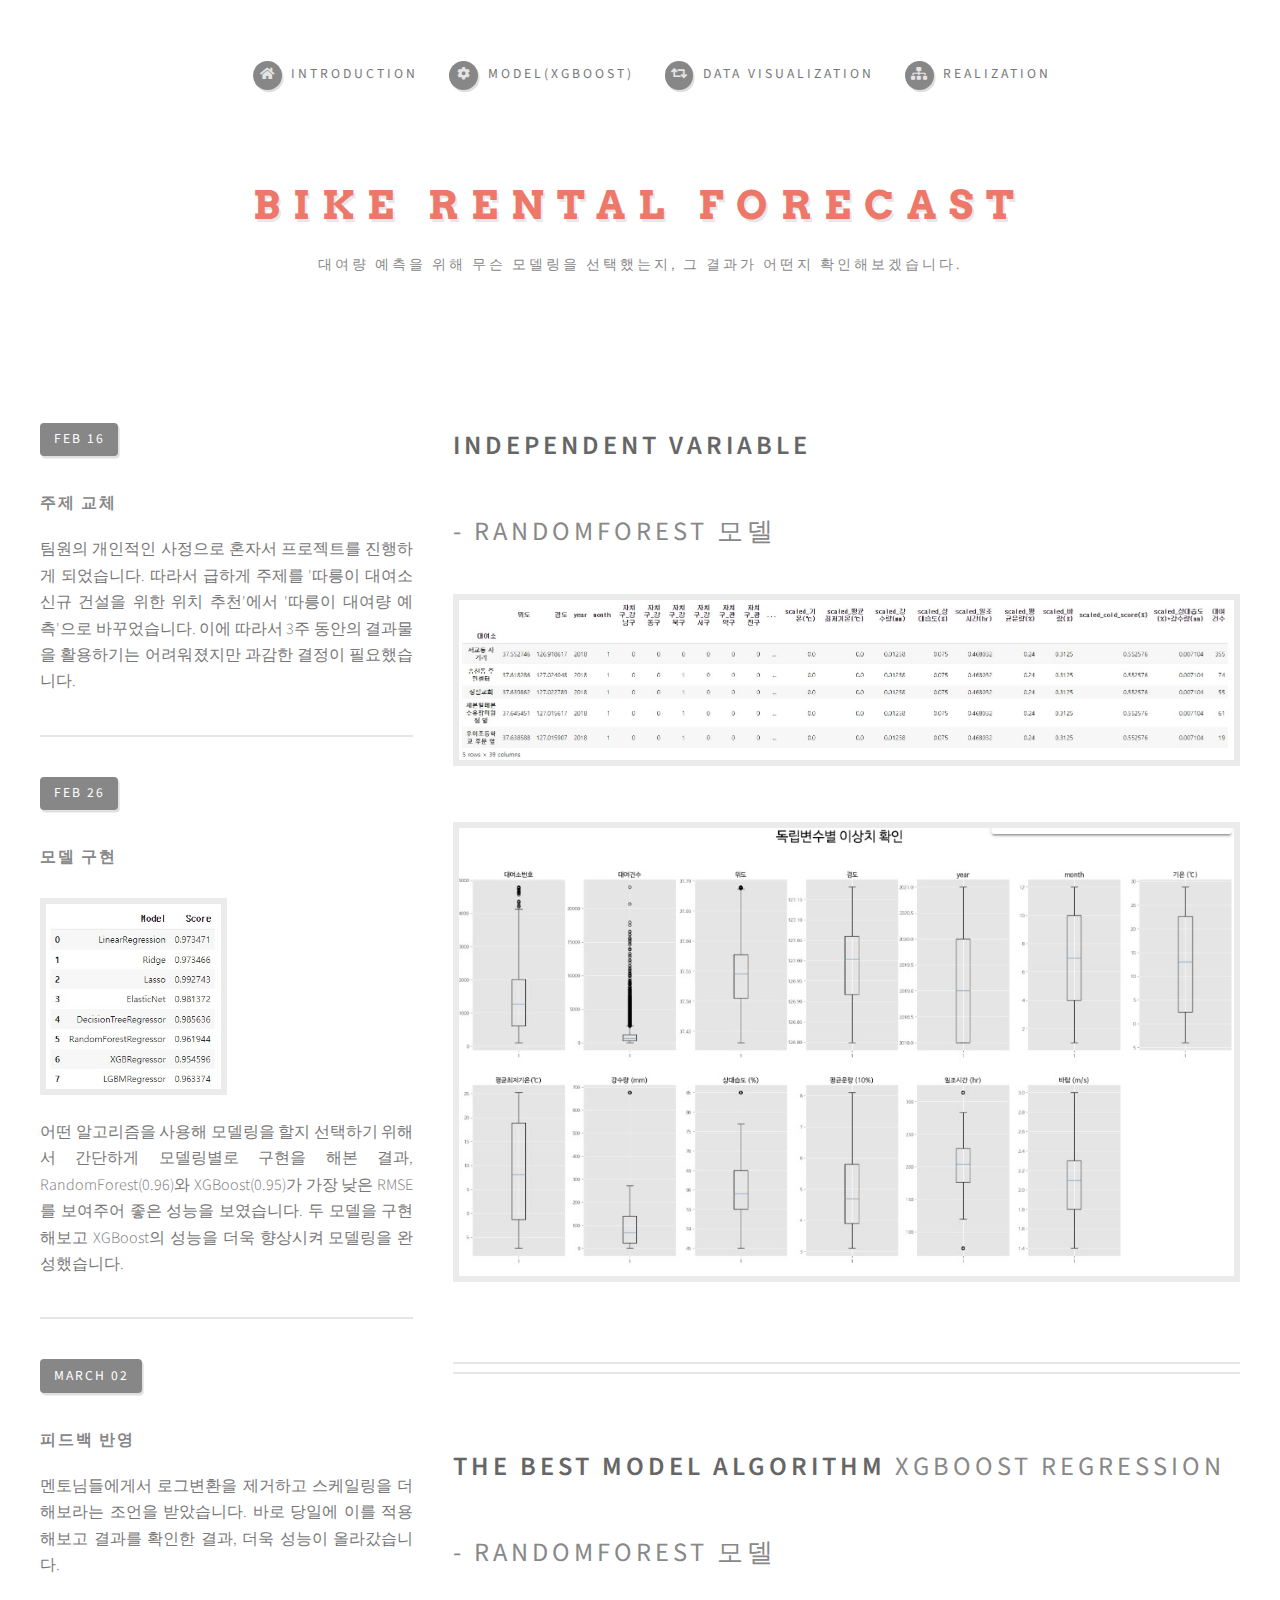
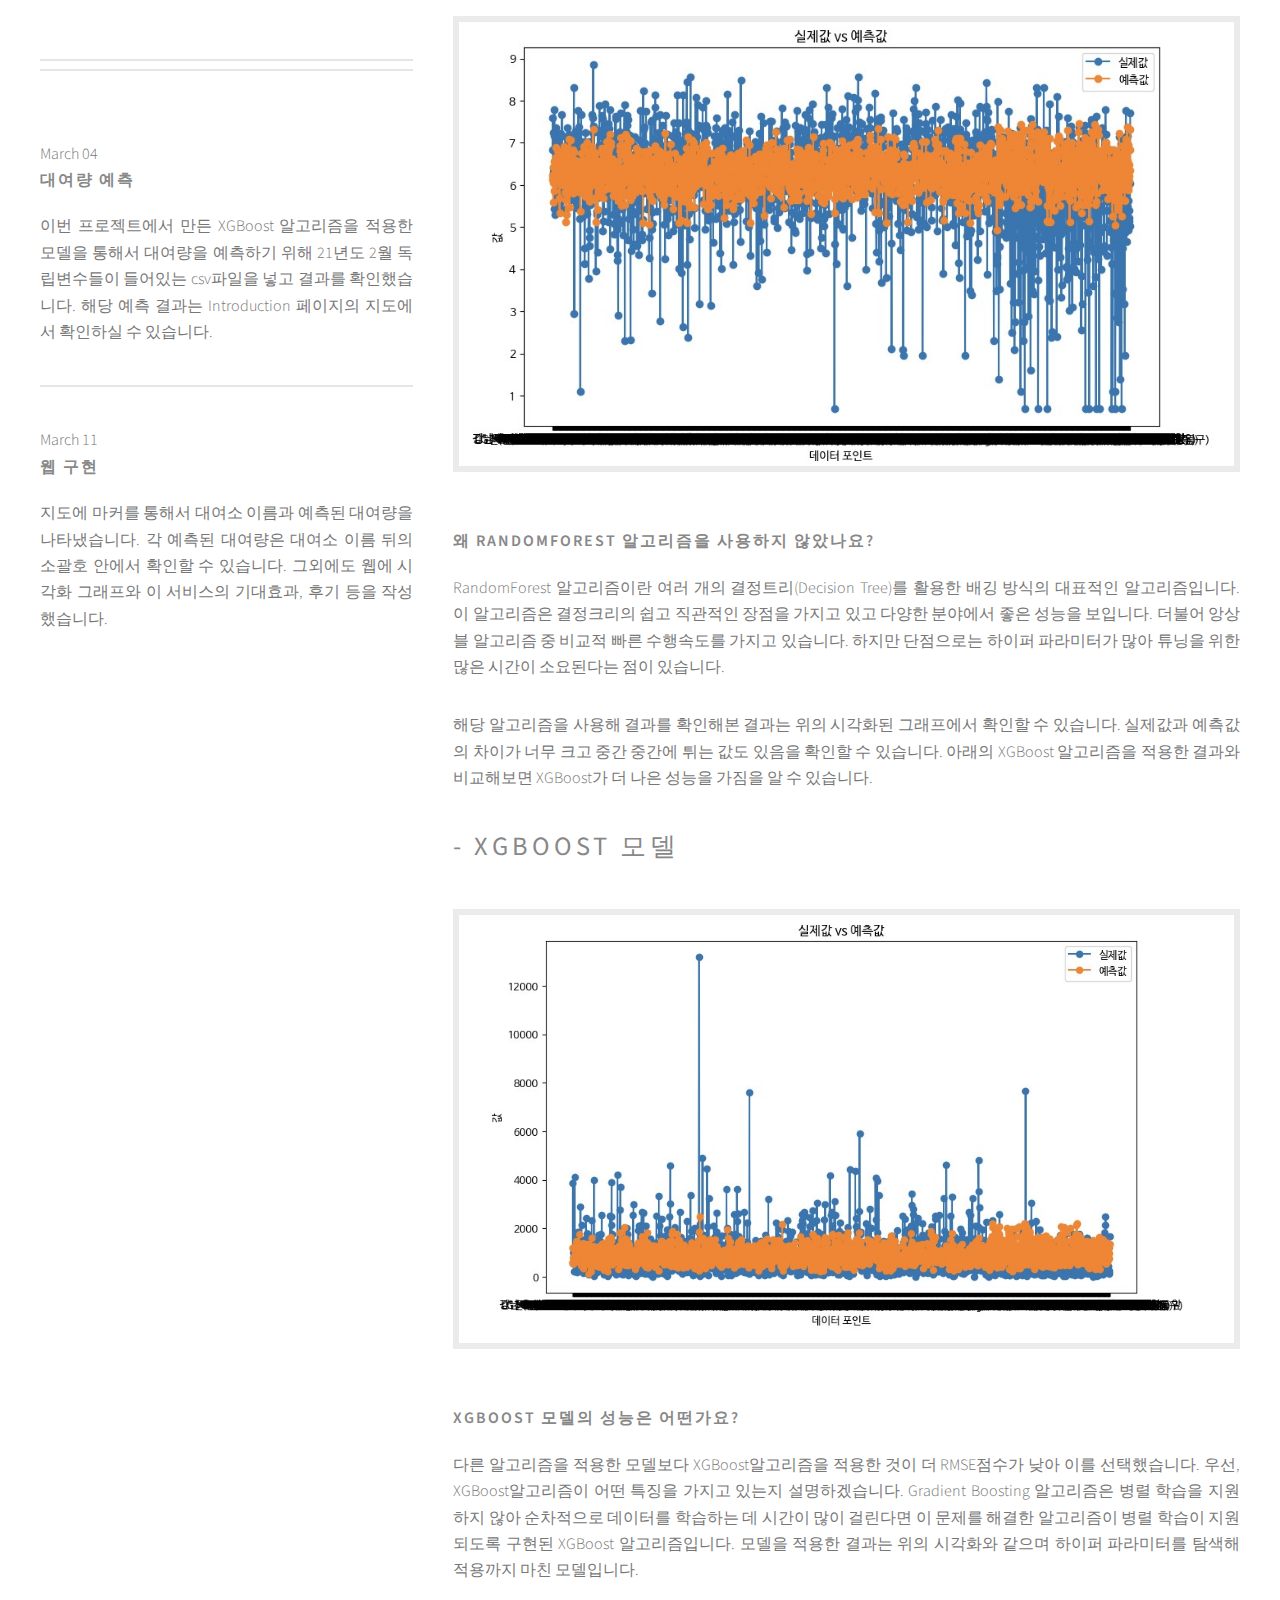
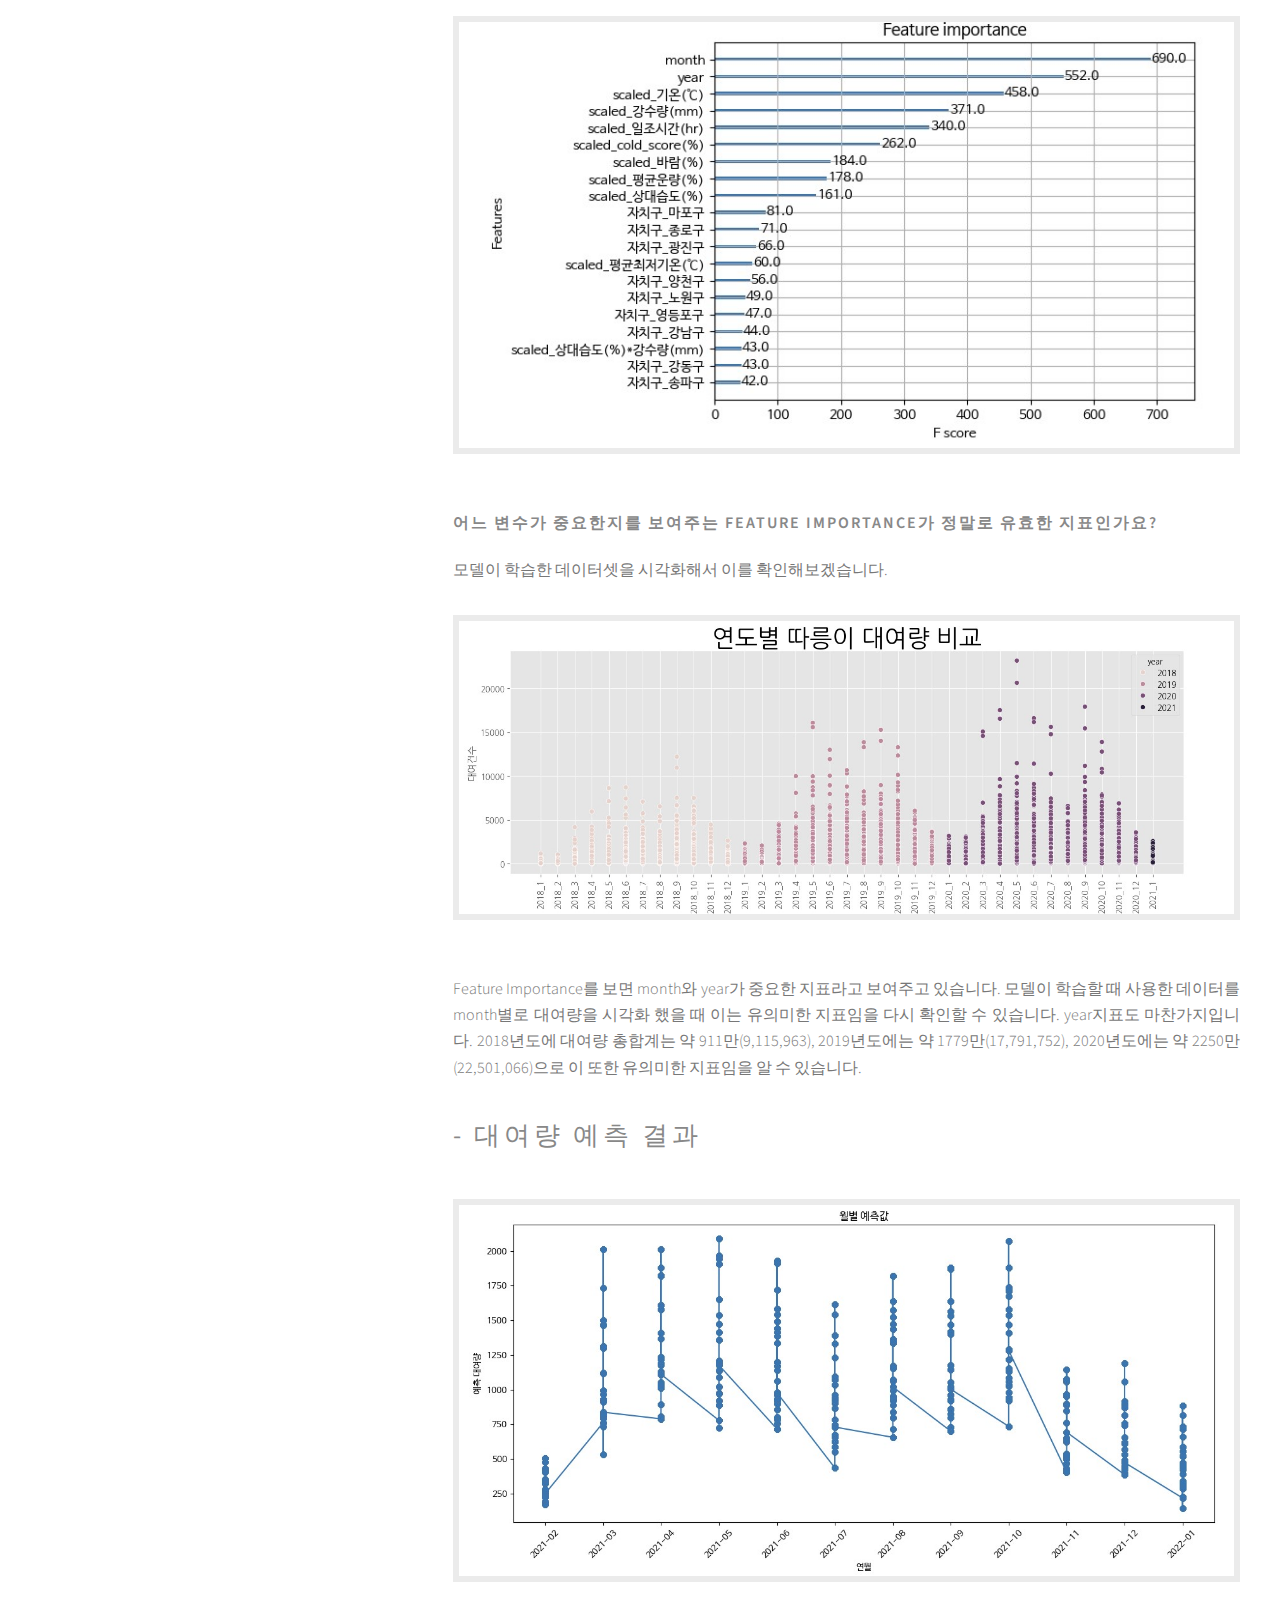
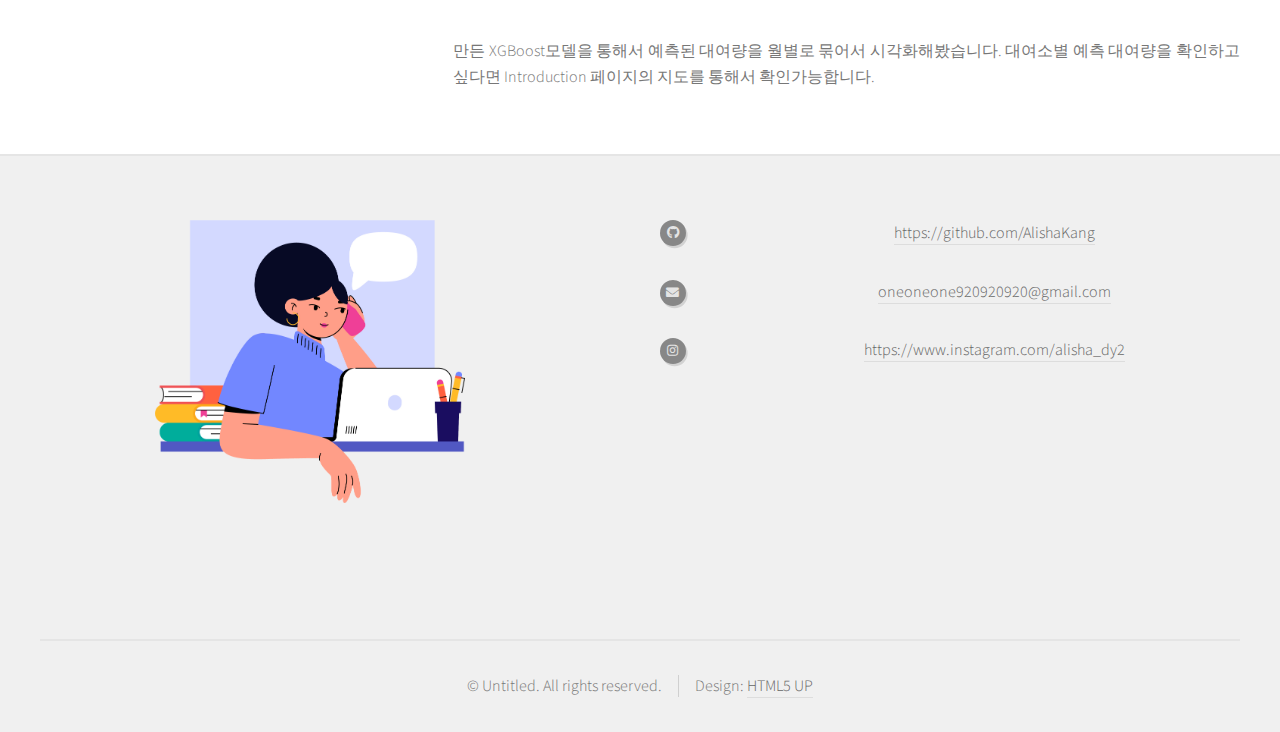
<file: left-sidebar.html>
<!DOCTYPE HTML>

<html>
	<head>
		<title>Left Sidebar - Strongly Typed by HTML5 UP</title>
		<meta charset="utf-8" />
		<meta name="viewport" content="width=device-width, initial-scale=1, user-scalable=no" />
		<link rel="stylesheet" href="assets/css/main.css" />
	</head>
	<body class="left-sidebar is-preload">
		<div id="page-wrapper">

			<!-- Header -->
				<section id="header">
					<div class="container">

						<!-- Logo -->
							<h1 id="logo"><a href="index.html">Bike Rental Forecast</a></h1>
							<p>대여량 예측을 위해 무슨 모델링을 선택했는지, 그 결과가 어떤지 확인해보겠습니다.</p>

						<!-- Nav -->
							<nav id="nav">
								<ul>
									<li><a class="icon solid fa-home" href="index.html"><span>Introduction</span></a></li>
									<li><a class="icon solid fa-cog" href="left-sidebar.html"><span>Model(XGBoost)</span></a></li>
									<li><a class="icon solid fa-retweet" href="right-sidebar.html"><span>Data Visualization</span></a></li>
									<li><a class="icon solid fa-sitemap" href="no-sidebar.html"><span>Realization</span></a></li>
								</ul>
							</nav>

					</div>
				</section>

			<!-- Main -->
				<section id="main">
					<div class="container">
						<div class="row">

							<!-- Sidebar -->
								<div id="sidebar" class="col-4 col-12-medium">

									<!-- Excerpts -->
										<section>
											<ul class="divided">
												<li>

													<!-- Excerpt -->
														<article class="box excerpt">
															<header>
																<span class="date">Feb 16</span>
																<h3><a href="#">주제 교체</a></h3>
															</header>
															<p>팀원의 개인적인 사정으로 혼자서 프로젝트를 진행하게 되었습니다. 따라서 급하게 주제를 
															'따릉이 대여소 신규 건설을 위한 위치 추천'에서 '따릉이 대여량 예측'으로 바꾸었습니다. 이에 따라서 3주 동안의 결과물을 활용하기는 어려워졌지만 과감한 결정이 필요했습니다.</p>
														</article>

												</li>
												<li>

													<!-- Excerpt -->
														<article class="box excerpt">
															<header>
																<span class="date">Feb 26</span>
																<h3><a href="#">모델 구현</a></h3>
																<a href="#" class="image left"><img src="images/모델별점수.jpg" alt="" /></a>
															</header>
															<p>어떤 알고리즘을 사용해 모델링을 할지 선택하기 위해서 간단하게 모델링별로 구현을 해본 결과, RandomForest(0.96)와 XGBoost(0.95)가 가장 낮은 RMSE를 보여주어 좋은 성능을 보였습니다. 두 모델을 구현해보고 XGBoost의 성능을 더욱 향상시켜 모델링을
															완성했습니다.</p>
														</article>

												</li>
												<li>

													<!-- Excerpt -->
														<article class="box excerpt">
															<header>
																<span class="date">March 02</span>
																<h3><a href="#">피드백 반영</a></h3>
															</header>
															<p>멘토님들에게서 로그변환을 제거하고 스케일링을 더 해보라는 조언을 받았습니다. 
															바로 당일에 이를 적용해보고 결과를 확인한 결과, 더욱 성능이 올라갔습니다.</p>
														</article>

												</li>
											</ul>
										</section>

									<!-- Highlights -->
										<section>
											<ul class="divided">
												<li>

													<!-- Highlight -->
														<article class="box highlight">
															<header>
																<span class="date">March 04</span>
																<h3><a href="#">대여량 예측</a></h3>
															</header>
															<p>이번 프로젝트에서 만든 XGBoost 알고리즘을 적용한 모델을 통해서 대여량을 예측하기 위해 21년도 2월 독립변수들이 들어있는
															csv파일을 넣고 결과를 확인했습니다. 해당 예측 결과는 Introduction 페이지의 지도에서 확인하실 수 있습니다.</p>
														</article>

												</li>
												<li>

													<!-- Highlight -->
														<article class="box highlight">
															<header>
																<span class="date">March 11</span>
																<h3><a href="#">웹 구현</a></h3>
															</header>
															<p>지도에 마커를 통해서 대여소 이름과 예측된 대여량을 나타냈습니다. 각 예측된 대여량은 대여소 이름 뒤의 소괄호 안에서 확인할 수 있습니다. 그외에도 웹에 시각화 그래프와 이 서비스의 기대효과, 후기 등을 작성했습니다.</p>
														</article>

												</li>
											</ul>
										</section>

								</div>

							<!-- Content -->
								<div id="content" class="col-8 col-12-medium imp-medium">

									<!-- Post -->
										<article class="box post">
											<header>
												<h2><strong>independent variable</strong><br />
												</h2>
											</header>
											<h2>- RandomForest 모델</h1>
											<span class="image featured"><img src="images/최종df.jpg" alt="" /></span>
											<span class="image featured"><img src="images/plot.jpg" alt="" /></span>
										</article>

										<article class="box post">
											<header>
												<h2><strong>The best Model Algorithm</strong><br />
												XGBoost Regression</h2>
											</header>
											<h2>- RandomForest 모델</h1>

											<span class="image featured"><img src="images/RandomForestResult.jpg" alt="" /></span>			
											<h3>왜 RandomForest 알고리즘을 사용하지 않았나요? </h3>
											<p>RandomForest 알고리즘이란 여러 개의 결정트리(Decision Tree)를 활용한 배깅 방식의
												 대표적인 알고리즘입니다. 이 알고리즘은 결정크리의 쉽고 직관적인 장점을 가지고 있고 다양한 
												 분야에서 좋은 성능을 보입니다. 더불어 앙상블 알고리즘 중 비교적 빠른 수행속도를 가지고 있습니다.
												 하지만 단점으로는 하이퍼 파라미터가 많아 튜닝을 위한 많은 시간이 소요된다는 점이 있습니다.</p>
											<p>해당 알고리즘을 사용해 결과를 확인해본 결과는 위의 시각화된 그래프에서 확인할 수 있습니다. 
												실제값과 예측값의 차이가 너무 크고 중간 중간에 튀는 값도 있음을 확인할 수 있습니다. 아래의 XGBoost 
												알고리즘을 적용한 결과와 비교해보면 XGBoost가 더 나은 성능을 가짐을 알 수 있습니다.
											</p>
											
											<h2>- XGBoost 모델</h2>
											<span class="image featured"><img src="images/하이퍼파라미터적용후비교.jpg" alt="" /></span>	
											<h3>XGBoost 모델의 성능은 어떤가요? </h3>
											<p>다른 알고리즘을 적용한 모델보다 XGBoost알고리즘을 적용한 것이 더 RMSE점수가 낮아 이를 선택했습니다. 
											우선, XGBoost알고리즘이 어떤 특징을 가지고 있는지 설명하겠습니다. 
											Gradient Boosting 알고리즘은 병렬 학습을 지원 하지 않아 순차적으로 데이터를 학습하는 데 시간이 많이 걸린다면
											 이  문제를 해결한 알고리즘이 병렬 학습이 지원되도록 구현된 XGBoost 알고리즘입니다. 모델을 적용한 결과는 위의 시각화와 같으며 하이퍼 파라미터를 탐색해 적용까지 마친 모델입니다. </p>

											<span class="image featured"><img src="images/파라미터적용후.jpg" alt="" /></span>
											<h3>어느 변수가 중요한지를 보여주는 Feature Importance가 정말로 유효한 지표인가요?</h3>
											<p>모델이 학습한 데이터셋을 시각화해서 이를 확인해보겠습니다.</p>

											<span class="image featured"><img src="images/연도별대여량.jpg" alt="" /></span>
											<p>Feature Importance를 보면 month와 year가 중요한 지표라고 보여주고 있습니다. 
												모델이 학습할 때 사용한 데이터를 month별로 대여량을 시각화 했을 때 
												이는 유의미한 지표임을 다시 확인할 수 있습니다. year지표도 마찬가지입니다. 2018년도에 대여량 총합계는 약 911만(9,115,963),
												2019년도에는 약 1779만(17,791,752), 2020년도에는 약 2250만(22,501,066)으로 이 또한 유의미한 지표임을 알 수 있습니다.
											</p>

											<h2>- 대여량 예측 결과</h2>
											<span class="image featured"><img src="images/예측결과.jpg" alt="" /></span>
											<p>만든 XGBoost모델을 통해서 예측된 대여량을 월별로 묶어서 시각화해봤습니다. 
												대여소별 예측 대여량을 확인하고 싶다면 Introduction 페이지의 지도를 통해서 
											확인가능합니다.</p>	
										</article>

								</div>

						</div>
					</div>
				</section>

			<!-- Footer -->
			<section id="footer">
				<section>
					<div class="row">
						<div class="col-6 col-12-small" style="margin-right: 0px;">
							<ul class="icons">
								<img src="images/전화여자3.png" style="width:50%; margin-left:0px;"/>				
							</ul>
						</div>
						<div class="col-6 col-12-small" >
							<ul class="icons">
								<li class="icon brands fa-github">
									<a href="https://github.com/AlishaKang">https://github.com/AlishaKang
									</a>
								</li>
								<li class="icon solid fa-envelope">
									<a href="https://mail.google.com">oneoneone920920920@gmail.com</a>
								</li>
								<li class="icon brands fa-instagram">
									<a href="https://www.instagram.com/alisha_dy2">https://www.instagram.com/alisha_dy2</a>
								</li>
							</ul>
						</div>
						
					</div>
				</section>
						</div>
						
					</div>
				</div>
				<div id="copyright" class="container">
					<ul class="links">
						<li>&copy; Untitled. All rights reserved.</li><li>Design: <a href="http://html5up.net">HTML5 UP</a></li>
					</ul>
				</div>
			</section>

		</div>

		<!-- Scripts -->
			<script src="assets/js/jquery.min.js"></script>
			<script src="assets/js/jquery.dropotron.min.js"></script>
			<script src="assets/js/browser.min.js"></script>
			<script src="assets/js/breakpoints.min.js"></script>
			<script src="assets/js/util.js"></script>
			<script src="assets/js/main.js"></script>

	</body>
</html>
</file>
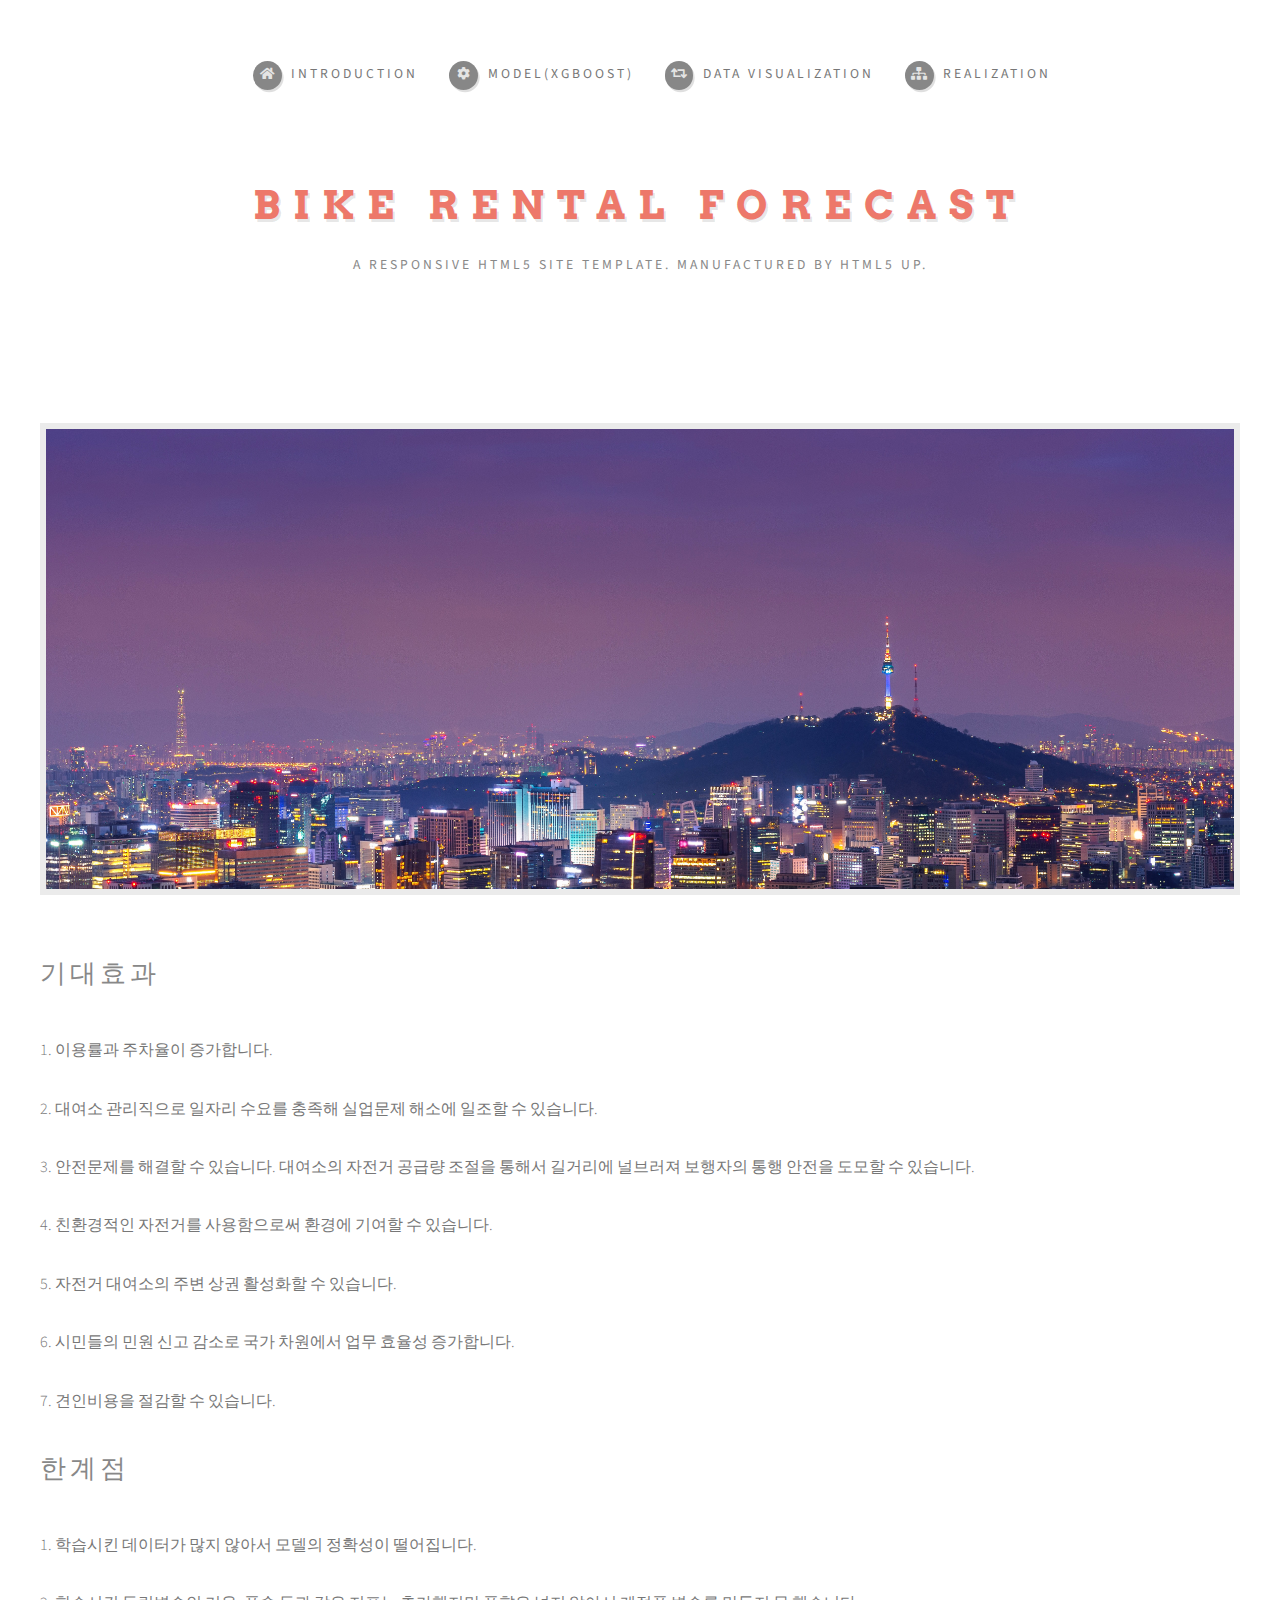
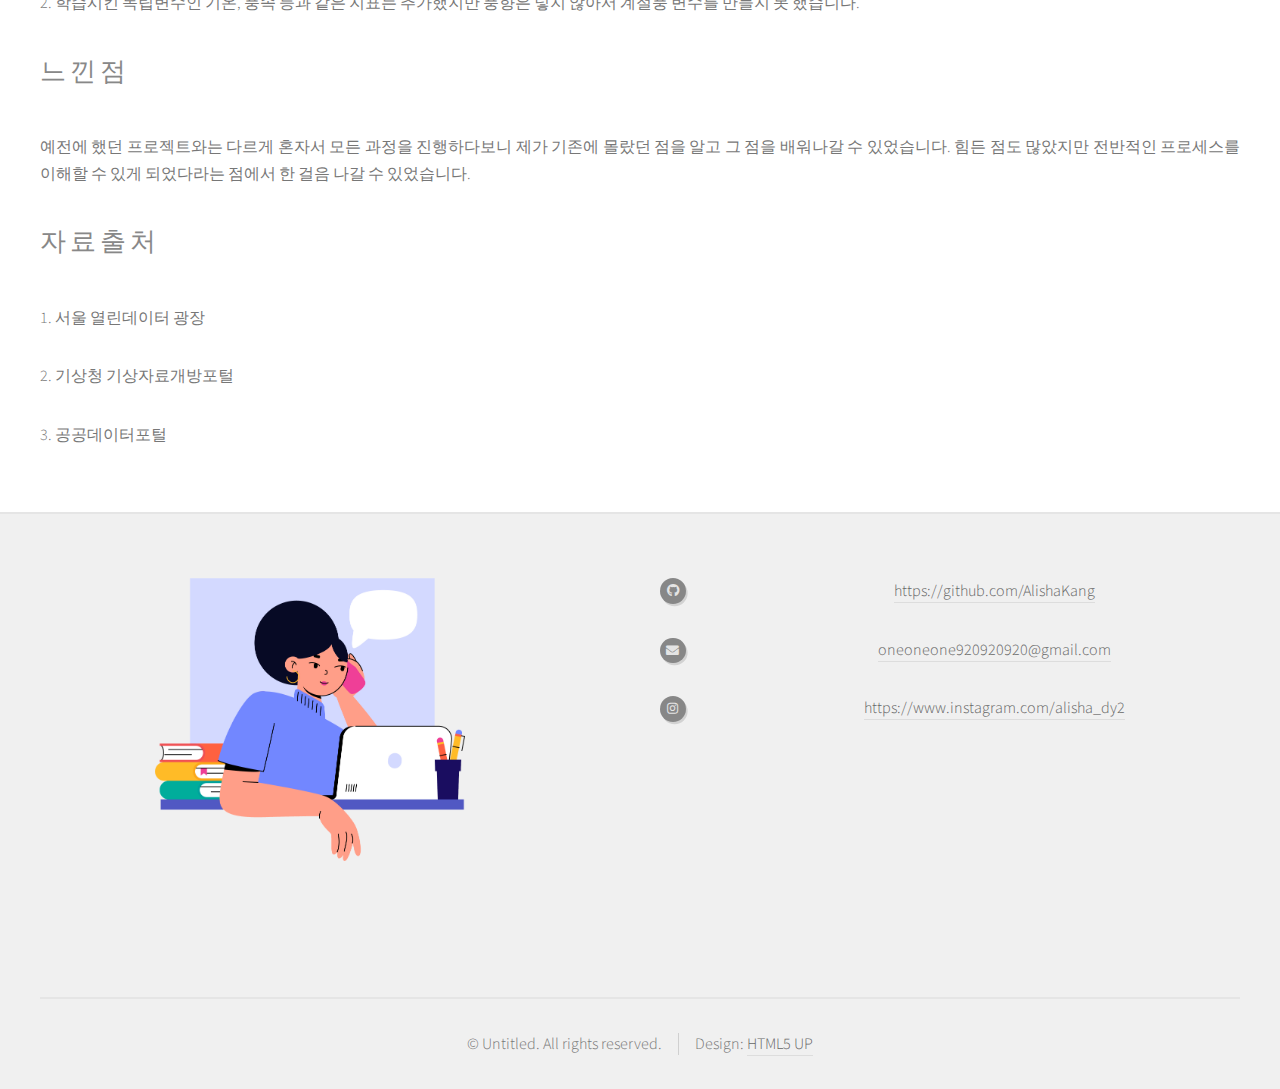
<file: no-sidebar.html>
<!DOCTYPE HTML>

<html>
	<head>
		<title>No Sidebar - Strongly Typed by HTML5 UP</title>
		<meta charset="utf-8" />
		<meta name="viewport" content="width=device-width, initial-scale=1, user-scalable=no" />
		<link rel="stylesheet" href="assets/css/main.css" />
	</head>
	<body class="no-sidebar is-preload">
		<div id="page-wrapper">

			<!-- Header -->
				<section id="header">
					<div class="container">

						<!-- Logo -->
							<h1 id="logo"><a href="index.html">Bike Rental Forecast</a></h1>
							<p>A responsive HTML5 site template. Manufactured by HTML5 UP.</p>

						<!-- Nav -->
							<nav id="nav">
								<ul>
									<li><a class="icon solid fa-home" href="index.html"><span>Introduction</span></a></li>
								
									<li><a class="icon solid fa-cog" href="left-sidebar.html"><span>Model(XGBoost)</span></a></li>
									<li><a class="icon solid fa-retweet" href="right-sidebar.html"><span>Data Visualization</span></a></li>
									<li><a class="icon solid fa-sitemap" href="no-sidebar.html"><span>Realization</span></a></li>
								</ul>
							</nav>

					</div>
				</section>

			<!-- Main -->
				<section id="main">
					<div class="container">
						<div id="content">

							<!-- Post -->
								<article class="box post">
									
									<span class="image featured"><img src="images/seoul.jpg" alt="" /></span>
									<h2>기대효과</h2>
									<p>1. 이용률과 주차율이 증가합니다.</p>
									<p>2. 대여소 관리직으로 일자리 수요를 충족해 실업문제 해소에 일조할 수 있습니다.</p>
									<p>3. 안전문제를 해결할 수 있습니다. 대여소의 자전거 공급량 조절을 통해서 길거리에 널브러져
										보행자의 통행 안전을 도모할 수 있습니다.
									</p>
									<p>4. 친환경적인 자전거를 사용함으로써 환경에 기여할 수 있습니다.</p>
									<p>5. 자전거 대여소의 주변 상권 활성화할 수 있습니다. </p>
									<p>6. 시민들의 민원 신고 감소로 국가 차원에서 업무 효율성 증가합니다.</p>
									<p>7. 견인비용을 절감할 수 있습니다.</p>
									
									<h2>한계점</h2>
									<p>1. 학습시킨 데이터가 많지 않아서 모델의 정확성이 떨어집니다.</p>
									<p>2. 학습시킨 독립변수인 기온, 풍속 등과 같은 지표는 추가했지만 풍향은 넣지 않아서 
										계절풍 변수를 만들지 못 했습니다.
									</p>
									<h2>느낀점</h2>
									<p>예전에 했던 프로젝트와는 다르게 혼자서 모든 과정을 진행하다보니 제가 기존에
										몰랐던 점을 알고 그 점을 배워나갈 수 있었습니다. 힘든 점도 많았지만 전반적인 프로세스를
										이해할 수 있게 되었다라는 점에서 한 걸음 나갈 수 있었습니다.
									</p>
									<h2>자료출처</h2>
									<p>1. 서울 열린데이터 광장</p>
									<p>2. 기상청 기상자료개방포털</p>
									<p>3. 공공데이터포털</p>

								</article>

						</div>
					</div>
				</section>

			<!-- Footer -->
			<section id="footer">
				<section>
					<div class="row">
						<div class="col-6 col-12-small" style="margin-right: 0px;">
							<ul class="icons">
								<img src="images/전화여자3.png" style="width:50%; margin-left:0px;"/>				
							</ul>
						</div>
						<div class="col-6 col-12-small" >
							<ul class="icons">
								<li class="icon brands fa-github">
									<a href="https://github.com/AlishaKang">https://github.com/AlishaKang
									</a>
								</li>
								<li class="icon solid fa-envelope">
									<a href="https://mail.google.com">oneoneone920920920@gmail.com</a>
								</li>
								<li class="icon brands fa-instagram">
									<a href="https://www.instagram.com/alisha_dy2">https://www.instagram.com/alisha_dy2</a>
								</li>
							</ul>
						</div>
						
					</div>
				</section>
						</div>
						
					</div>
				</div>
				<div id="copyright" class="container">
					<ul class="links">
						<li>&copy; Untitled. All rights reserved.</li><li>Design: <a href="http://html5up.net">HTML5 UP</a></li>
					</ul>
				</div>
			</section>
		</div>

		<!-- Scripts -->
			<script src="assets/js/jquery.min.js"></script>
			<script src="assets/js/jquery.dropotron.min.js"></script>
			<script src="assets/js/browser.min.js"></script>
			<script src="assets/js/breakpoints.min.js"></script>
			<script src="assets/js/util.js"></script>
			<script src="assets/js/main.js"></script>

	</body>
</html>
</file>
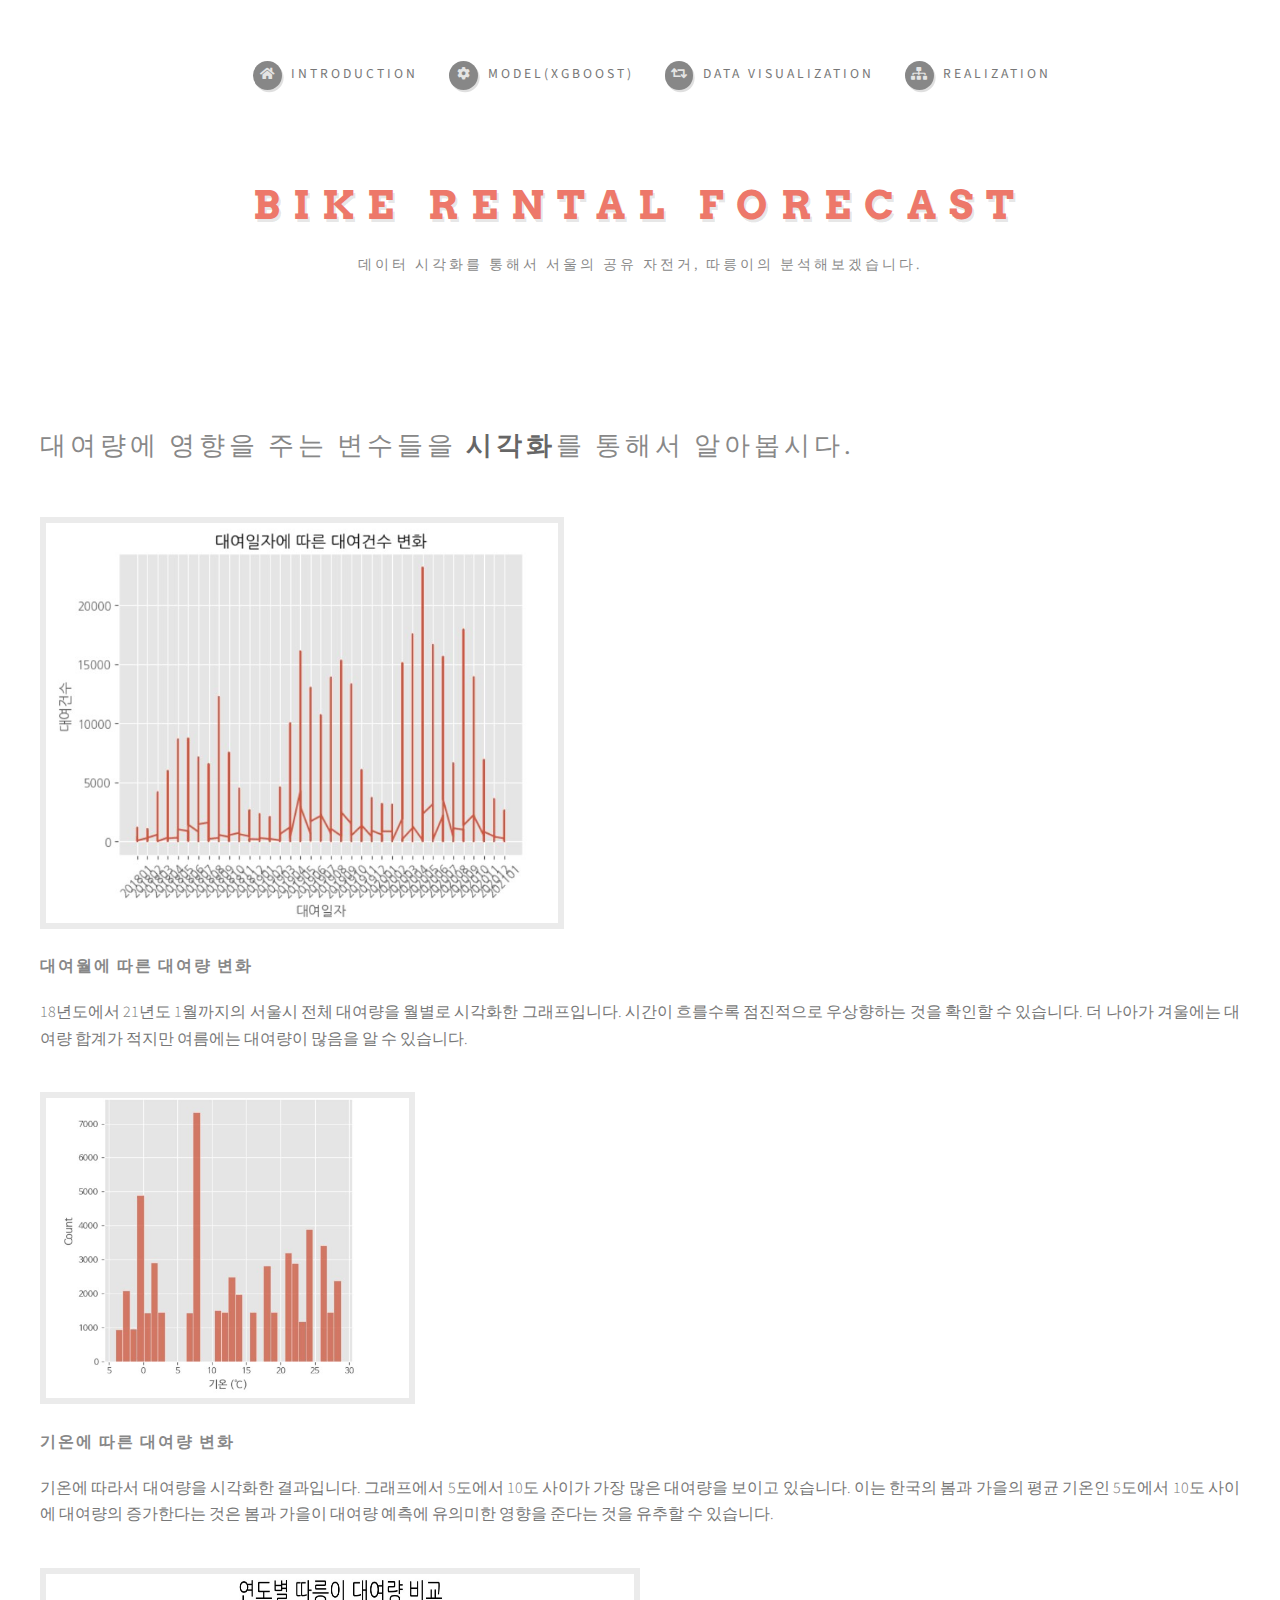
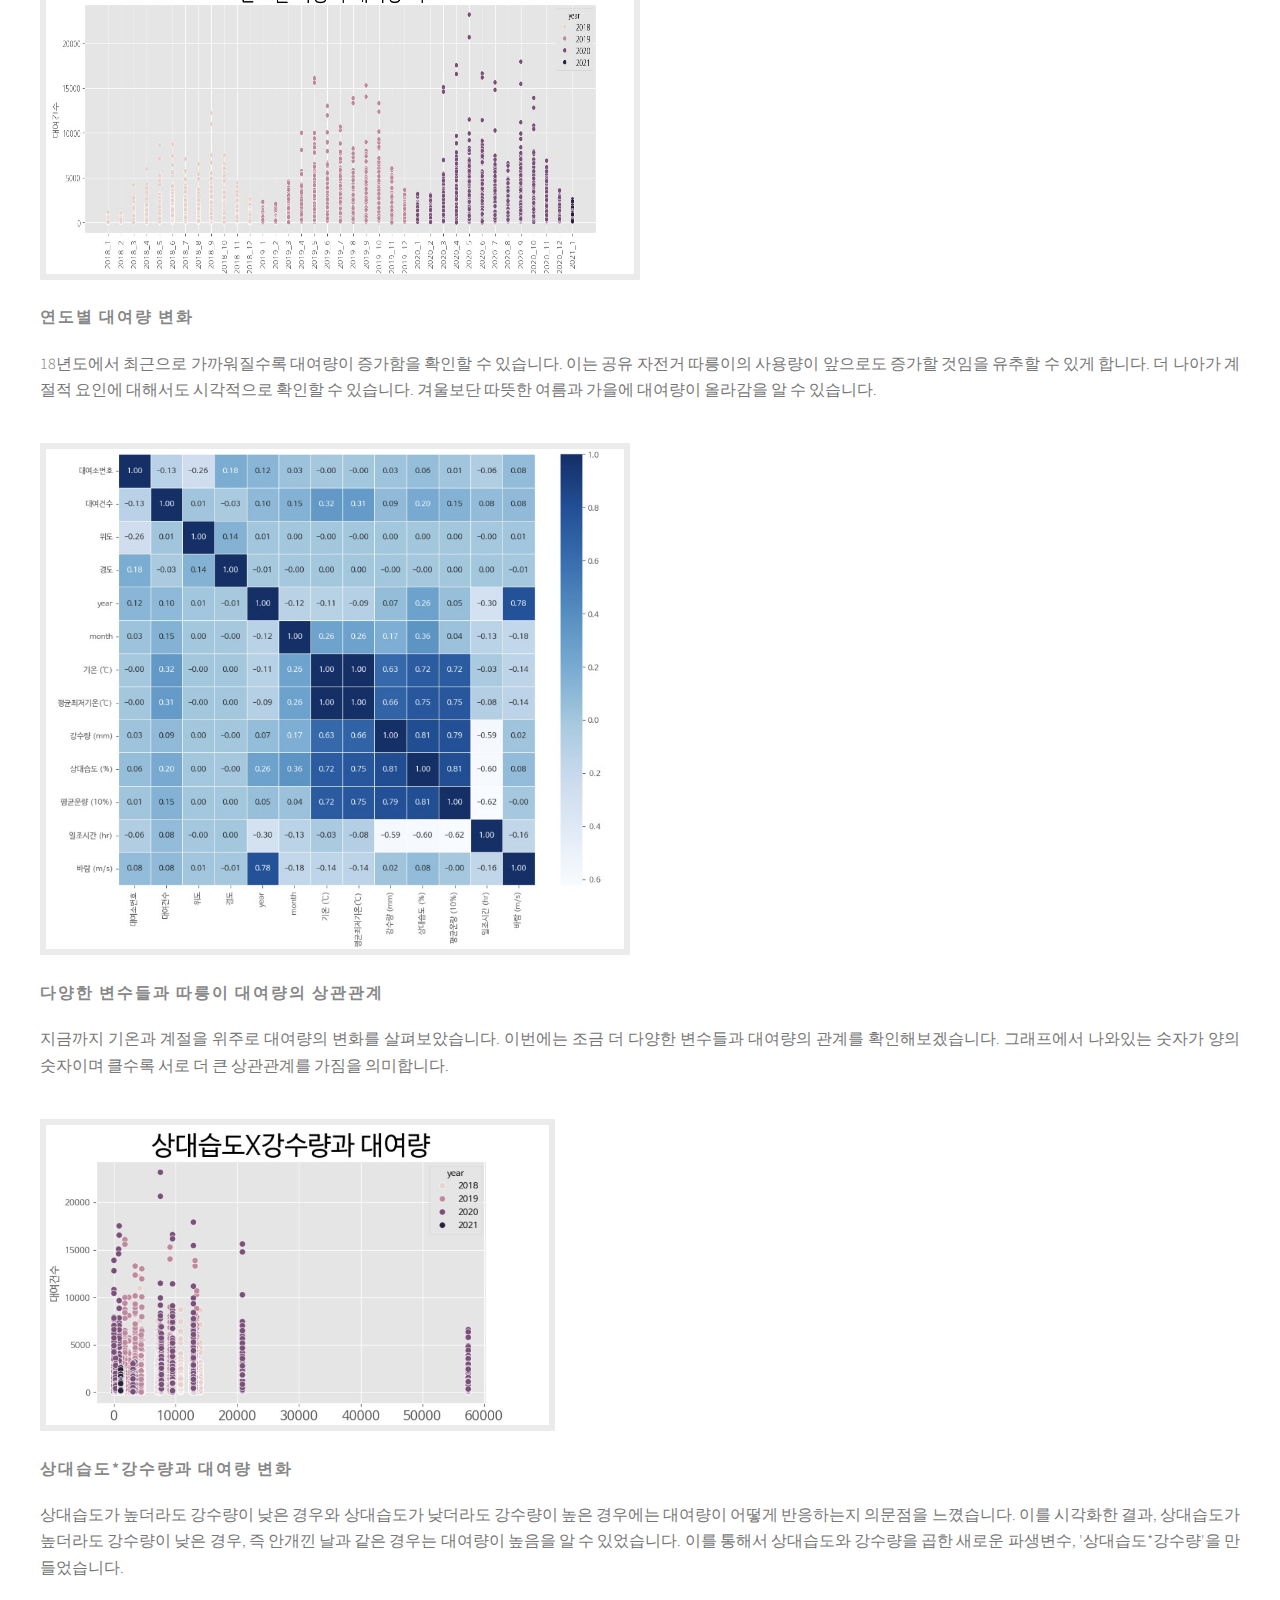
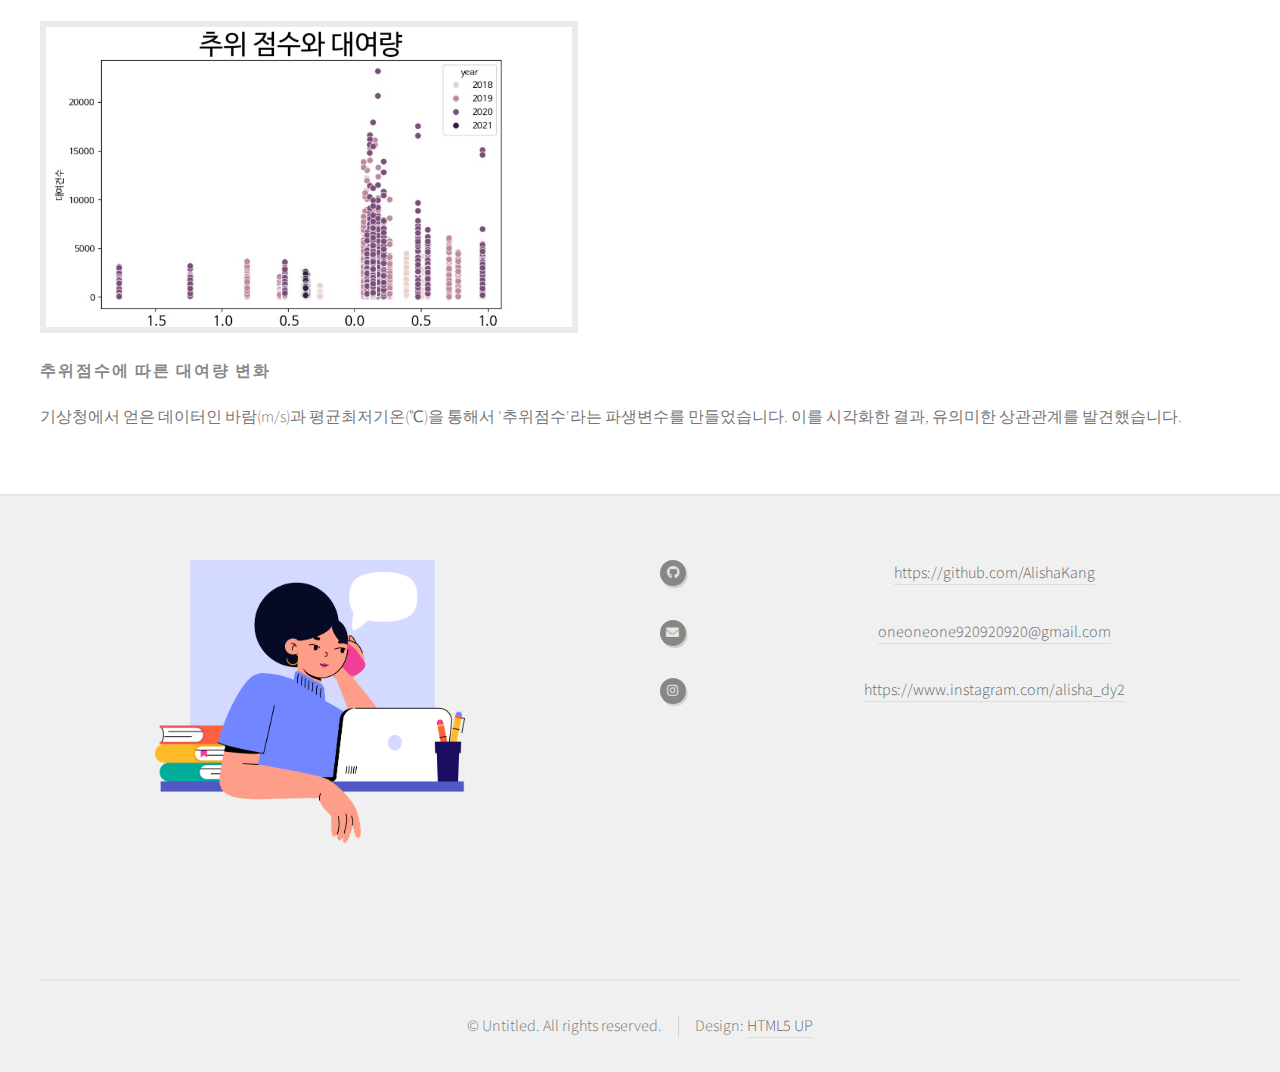
<file: right-sidebar.html>
<!DOCTYPE HTML>

<html>
	<head>
		<title>Right Sidebar - Strongly Typed by HTML5 UP</title>
		<meta charset="utf-8" />
		<meta name="viewport" content="width=device-width, initial-scale=1, user-scalable=no" />
		<link rel="stylesheet" href="assets/css/main.css" />
	</head>
	<body class="right-sidebar is-preload">
		<div id="page-wrapper">

			<!-- Header -->
				<section id="header">
					<div class="container">

						<!-- Logo -->
							<h1 id="logo"><a href="index.html">Bike Rental Forecast</a></h1>
							<p>데이터 시각화를 통해서 서울의 공유 자전거, 따릉이의 분석해보겠습니다.</p>

						<!-- Nav -->
							<nav id="nav">
								<ul>
									<li><a class="icon solid fa-home" href="index.html"><span>Introduction</span></a></li>
									<li><a class="icon solid fa-cog" href="left-sidebar.html"><span>Model(XGBoost)</span></a></li>
									<li><a class="icon solid fa-retweet" href="right-sidebar.html"><span>Data Visualization</span></a></li>
									<li><a class="icon solid fa-sitemap" href="no-sidebar.html"><span>Realization</span></a></li>
								</ul>
							</nav>

					</div>
				</section>

			<!-- Main -->
				<section id="main">
					<div class="container">
						<div class="row">

							<!-- Content -->
								<div id="content" >

									<!-- Post -->
										<article class="box post">
											<header>
												<h2>대여량에 영향을 주는 변수들을 <strong>시각화</strong>를 통해서 알아봅시다.</h2>
											</header>
											<span class="image left"><img src="images/월별대여량.jpg" alt="" width="50" height="400" object-fit: cover;/></span>
											<h3>대여월에 따른 대여량 변화</h3>
											<p>18년도에서 21년도 1월까지의 서울시 전체 대여량을 월별로 시각화한 그래프입니다. 시간이 흐를수록 점진적으로 우상향하는 것을 확인할 수 있습니다. 더 나아가 겨울에는 대여량 합계가 적지만 여름에는 대여량이 많음을 알 수 있습니다.</p>

											<span class="image left"><img src="images/기온과 대여량.jpg" alt="" width="50" height="300" /></span>
											<h3>기온에 따른 대여량 변화</h3>
											<p>기온에 따라서 대여량을 시각화한 결과입니다. 그래프에서 5도에서 10도 사이가 가장 많은 대여량을 보이고 있습니다. 이는 한국의 봄과 가을의 평균 기온인 5도에서 10도 사이에 대여량의 증가한다는 것은 봄과 가을이 대여량 예측에 유의미한 영향을 준다는 것을 유추할 수 있습니다.</p>

											<span class="image left"><img src="images/연도별대여량.jpg" alt="" width="50" height="300" /></span>
											<h3>연도별 대여량 변화</h3>
											<p>18년도에서 최근으로 가까워질수록 대여량이 증가함을 확인할 수 있습니다. 이는 공유 자전거 따릉이의 사용량이 앞으로도 증가할 것임을 유추할 수 있게 합니다. 더 나아가 계절적 요인에 대해서도 시각적으로 확인할 수 있습니다. 겨울보단 따뜻한 여름과 가을에 대여량이 올라감을 알 수 있습니다.</p>

											<span class="image left"><img src="images/상관관계.jpg" alt="" height="500" /></span>
											<h3>다양한 변수들과 따릉이 대여량의 상관관계</h3>
											<p>지금까지 기온과 계절을 위주로 대여량의 변화를 살펴보았습니다. 이번에는 조금 더 다양한 변수들과 대여량의 관계를 확인해보겠습니다. 그래프에서 나와있는 숫자가 양의 숫자이며 클수록 서로 더 큰 상관관계를 가짐을 의미합니다.</p>

											<span class="image left"><img src="images/상대습도강수량과 대여량.jpg" alt="" width="50" height="300" /></span>
											<h3>상대습도*강수량과 대여량 변화</h3>
											<p>상대습도가 높더라도 강수량이 낮은 경우와 상대습도가 낮더라도 강수량이 높은 경우에는 대여량이 어떻게 반응하는지 의문점을 느꼈습니다. 이를 시각화한 결과, 상대습도가 높더라도 강수량이 낮은 경우, 즉 안개낀 날과 같은 경우는 대여량이 높음을 알 수 있었습니다. 이를 통해서 상대습도와 강수량을 곱한 새로운 파생변수, '상대습도*강수량'을 만들었습니다. </p>

											<span class="image left"><img src="images/추위점수와대여량.jpg" alt="" width="50" height="300" /></span>
											<h3>추위점수에 따른 대여량 변화</h3>
											<p>기상청에서 얻은 데이터인 바람(m/s)과 평균최저기온(℃)을 통해서 '추위점수'라는 파생변수를 만들었습니다. 이를 시각화한 결과, 유의미한 상관관계를 발견했습니다.
										</article>

								</div>

							

						</div>
					</div>
				</section>

			<!-- Footer -->
			<section id="footer">
				<section>
					<div class="row">
						<div class="col-6 col-12-small" style="margin-right: 0px;">
							<ul class="icons">
								<img src="images/전화여자3.png" style="width:50%; margin-left:0px;"/>				
							</ul>
						</div>
						<div class="col-6 col-12-small" >
							<ul class="icons">
								<li class="icon brands fa-github">
									<a href="https://github.com/AlishaKang">https://github.com/AlishaKang
									</a>
								</li>
								<li class="icon solid fa-envelope">
									<a href="https://mail.google.com">oneoneone920920920@gmail.com</a>
								</li>
								<li class="icon brands fa-instagram">
									<a href="https://www.instagram.com/alisha_dy2">https://www.instagram.com/alisha_dy2</a>
								</li>
							</ul>
						</div>
						
					</div>
				</section>
						</div>
						
					</div>
				</div>
				<div id="copyright" class="container">
					<ul class="links">
						<li>&copy; Untitled. All rights reserved.</li><li>Design: <a href="http://html5up.net">HTML5 UP</a></li>
					</ul>
				</div>
			</section>	
				

		</div>

		<!-- Scripts -->
			<script src="assets/js/jquery.min.js"></script>
			<script src="assets/js/jquery.dropotron.min.js"></script>
			<script src="assets/js/browser.min.js"></script>
			<script src="assets/js/breakpoints.min.js"></script>
			<script src="assets/js/util.js"></script>
			<script src="assets/js/main.js"></script>

	</body>
</html>
</file>
<file: assets/css/main.css>
@import url("fontawesome-all.min.css");
@import url("https://fonts.googleapis.com/css?family=Source+Sans+Pro:300,400,600|Arvo:700");

/*
	Strongly Typed by HTML5 UP
	html5up.net | @ajlkn
	Free for personal and commercial use under the CCA 3.0 license (html5up.net/license)
*/

html, body, div, span, applet, object,
iframe, h1, h2, h3, h4, h5, h6, p, blockquote,
pre, a, abbr, acronym, address, big, cite,
code, del, dfn, em, img, ins, kbd, q, s, samp,
small, strike, strong, sub, sup, tt, var, b,
u, i, center, dl, dt, dd, ol, ul, li, fieldset,
form, label, legend, table, caption, tbody,
tfoot, thead, tr, th, td, article, aside,
canvas, details, embed, figure, figcaption,
footer, header, hgroup, menu, nav, output, ruby,
section, summary, time, mark, audio, video {
	margin: 0;
	padding: 0;
	border: 0;
	font-size: 100%;
	font: inherit;
	vertical-align: baseline;}

article, aside, details, figcaption, figure,
footer, header, hgroup, menu, nav, section {
	display: block;}

body {
	line-height: 1;
}

ol, ul {
	list-style: none;
}

blockquote, q {
	quotes: none;
}

	blockquote:before, blockquote:after, q:before, q:after {
		content: '';
		content: none;
	}

table {
	border-collapse: collapse;
	border-spacing: 0;
}

body {
	-webkit-text-size-adjust: none;
}

mark {
	background-color: transparent;
	color: inherit;
}

input::-moz-focus-inner {
	border: 0;
	padding: 0;
}

input, select, textarea {
	-moz-appearance: none;
	-webkit-appearance: none;
	-ms-appearance: none;
	appearance: none;
}

/* Basic */

	html {
		box-sizing: border-box;
	}

	*, *:before, *:after {
		box-sizing: inherit;
	}

	body {
		background: #f0f0f0;
	}

		body.is-preload *, body.is-preload *:before, body.is-preload *:after {
			-moz-animation: none !important;
			-webkit-animation: none !important;
			-ms-animation: none !important;
			animation: none !important;
			-moz-transition: none !important;
			-webkit-transition: none !important;
			-ms-transition: none !important;
			transition: none !important;
		}

	body, input, textarea, select {
		font-family: 'Source Sans Pro';
		font-weight: 300;
		color: #777;
		line-height: 1.65em;
		font-size: 15pt;
	}

	h1, h2, h3, h4, h5, h6 {
		font-weight: 600;
		text-transform: uppercase;
		color: #888;
	}

	h1 a, h2 a, h3 a, h4 a, h5 a, h6 a {
		color: inherit;
		text-decoration: none;
		border: 0;
	}

	h2 {
		font-size: 1.65em;
		font-weight: 400;
		letter-spacing: 4px;
		margin: 0 0 1.5em 0;
		line-height: 1.75em;
	}

	h3 {
		font-size: 1em;
		letter-spacing: 2px;
		margin: 0 0 1.25em 0;
	}

	a {
		-moz-transition: color 0.25s ease-in-out, border-bottom-color 0.25s ease-in-out;
		-webkit-transition: color 0.25s ease-in-out, border-bottom-color 0.25s ease-in-out;
		-ms-transition: color 0.25s ease-in-out, border-bottom-color 0.25s ease-in-out;
		transition: color 0.25s ease-in-out, border-bottom-color 0.25s ease-in-out;
		color: #666;
		text-decoration: none;
		border-bottom: solid 1px #ddd;
	}

		a strong {
			-moz-transition: color 0.25s ease-in-out, border-bottom-color 0.25s ease-in-out;
			-webkit-transition: color 0.25s ease-in-out, border-bottom-color 0.25s ease-in-out;
			-ms-transition: color 0.25s ease-in-out, border-bottom-color 0.25s ease-in-out;
			transition: color 0.25s ease-in-out, border-bottom-color 0.25s ease-in-out;
		}

		a:hover {
			color: #ed786a;
			border-bottom-color: rgba(255, 255, 255, 0);
		}

			a:hover strong {
				color: #ed786a;
			}

	strong, b {
		font-weight: 600;
		color: #666;
	}

	em, i {
		font-style: italic;
	}

	sub {
		position: relative;
		top: 0.5em;
		font-size: 0.8em;
	}

	sup {
		position: relative;
		top: -0.5em;
		font-size: 0.8em;
	}

	hr {
		border: 0;
		border-top: solid 1px #ddd;
	}

	blockquote {
		border-left: solid 0.5em #ddd;
		padding: 1em 0 1em 2em;
		font-style: italic;
	}

	p {
		text-align: justify;
		margin-bottom: 2em;
	}

	ul, ol, dl, table, blockquote {
		margin-bottom: 2em;
	}

	br.clear {
		clear: both;
	}

/* Container */

	.container {
		margin: 0 auto;
		max-width: 100%;
		width: 70em;
	}

		@media screen and (max-width: 1680px) {

			.container {
				width: 68em;
			}

		}

		@media screen and (max-width: 1280px) {

			.container {
				width: calc(100% - 80px);
			}

		}

		@media screen and (max-width: 980px) {

			.container {
				width: calc(100% - 100px);
			}

		}

		@media screen and (max-width: 736px) {

			.container {
				width: calc(100% - 40px);
			}

		}

/* Row */

	.row {
		display: flex;
		flex-wrap: wrap;
		box-sizing: border-box;
		align-items: stretch;
	}

		.row > * {
			box-sizing: border-box;
		}

		.row.gtr-uniform > * > :last-child {
			margin-bottom: 0;
		}

		.row.aln-left {
			justify-content: flex-start;
		}

		.row.aln-center {
			justify-content: center;
		}

		.row.aln-right {
			justify-content: flex-end;
		}

		.row.aln-top {
			align-items: flex-start;
		}

		.row.aln-middle {
			align-items: center;
		}

		.row.aln-bottom {
			align-items: flex-end;
		}

		.row > .imp {
			order: -1;
		}

		.row > .col-1 {
			width: 8.33333%;
		}

		.row > .off-1 {
			margin-left: 8.33333%;
		}

		.row > .col-2 {
			width: 16.66667%;
		}

		.row > .off-2 {
			margin-left: 16.66667%;
		}

		.row > .col-3 {
			width: 25%;
		}

		.row > .off-3 {
			margin-left: 25%;
		}

		.row > .col-4 {
			width: 33.33333%;
		}

		.row > .off-4 {
			margin-left: 33.33333%;
		}

		.row > .col-5 {
			width: 41.66667%;
		}

		.row > .off-5 {
			margin-left: 41.66667%;
		}

		.row > .col-6 {
			width: 50%;
		}

		.row > .off-6 {
			margin-left: 50%;
		}

		.row > .col-7 {
			width: 58.33333%;
		}

		.row > .off-7 {
			margin-left: 58.33333%;
		}

		.row > .col-8 {
			width: 66.66667%;
		}

		.row > .off-8 {
			margin-left: 66.66667%;
		}

		.row > .col-9 {
			width: 75%;
		}

		.row > .off-9 {
			margin-left: 75%;
		}

		.row > .col-10 {
			width: 83.33333%;
		}

		.row > .off-10 {
			margin-left: 83.33333%;
		}

		.row > .col-11 {
			width: 91.66667%;
		}

		.row > .off-11 {
			margin-left: 91.66667%;
		}

		.row > .col-12 {
			width: 100%;
		}

		.row > .off-12 {
			margin-left: 100%;
		}

		.row.gtr-0 {
			margin-top: 0px;
			margin-left: 0px;
		}

			.row.gtr-0 > * {
				padding: 0px 0 0 0px;
			}

			.row.gtr-0.gtr-uniform {
				margin-top: 0px;
			}

				.row.gtr-0.gtr-uniform > * {
					padding-top: 0px;
				}

		.row.gtr-25 {
			margin-top: -12.5px;
			margin-left: -12.5px;
		}

			.row.gtr-25 > * {
				padding: 12.5px 0 0 12.5px;
			}

			.row.gtr-25.gtr-uniform {
				margin-top: -12.5px;
			}

				.row.gtr-25.gtr-uniform > * {
					padding-top: 12.5px;
				}

		.row.gtr-50 {
			margin-top: -25px;
			margin-left: -25px;
		}

			.row.gtr-50 > * {
				padding: 25px 0 0 25px;
			}

			.row.gtr-50.gtr-uniform {
				margin-top: -25px;
			}

				.row.gtr-50.gtr-uniform > * {
					padding-top: 25px;
				}

		.row {
			margin-top: -50px;
			margin-left: -50px;
		}

			.row > * {
				padding: 50px 0 0 50px;
			}

			.row.gtr-uniform {
				margin-top: -50px;
			}

				.row.gtr-uniform > * {
					padding-top: 50px;
				}

		.row.gtr-150 {
			margin-top: -75px;
			margin-left: -75px;
		}

			.row.gtr-150 > * {
				padding: 75px 0 0 75px;
			}

			.row.gtr-150.gtr-uniform {
				margin-top: -75px;
			}

				.row.gtr-150.gtr-uniform > * {
					padding-top: 75px;
				}

		.row.gtr-200 {
			margin-top: -100px;
			margin-left: -100px;
		}

			.row.gtr-200 > * {
				padding: 100px 0 0 100px;
			}

			.row.gtr-200.gtr-uniform {
				margin-top: -100px;
			}

				.row.gtr-200.gtr-uniform > * {
					padding-top: 100px;
				}

		@media screen and (max-width: 1680px) {

			.row {
				display: flex;
				flex-wrap: wrap;
				box-sizing: border-box;
				align-items: stretch;
			}

				.row > * {
					box-sizing: border-box;
				}

				.row.gtr-uniform > * > :last-child {
					margin-bottom: 0;
				}

				.row.aln-left {
					justify-content: flex-start;
				}

				.row.aln-center {
					justify-content: center;
				}

				.row.aln-right {
					justify-content: flex-end;
				}

				.row.aln-top {
					align-items: flex-start;
				}

				.row.aln-middle {
					align-items: center;
				}

				.row.aln-bottom {
					align-items: flex-end;
				}

				.row > .imp-xlarge {
					order: -1;
				}

				.row > .col-1-xlarge {
					width: 8.33333%;
				}

				.row > .off-1-xlarge {
					margin-left: 8.33333%;
				}

				.row > .col-2-xlarge {
					width: 16.66667%;
				}

				.row > .off-2-xlarge {
					margin-left: 16.66667%;
				}

				.row > .col-3-xlarge {
					width: 25%;
				}

				.row > .off-3-xlarge {
					margin-left: 25%;
				}

				.row > .col-4-xlarge {
					width: 33.33333%;
				}

				.row > .off-4-xlarge {
					margin-left: 33.33333%;
				}

				.row > .col-5-xlarge {
					width: 41.66667%;
				}

				.row > .off-5-xlarge {
					margin-left: 41.66667%;
				}

				.row > .col-6-xlarge {
					width: 50%;
				}

				.row > .off-6-xlarge {
					margin-left: 50%;
				}

				.row > .col-7-xlarge {
					width: 58.33333%;
				}

				.row > .off-7-xlarge {
					margin-left: 58.33333%;
				}

				.row > .col-8-xlarge {
					width: 66.66667%;
				}

				.row > .off-8-xlarge {
					margin-left: 66.66667%;
				}

				.row > .col-9-xlarge {
					width: 75%;
				}

				.row > .off-9-xlarge {
					margin-left: 75%;
				}

				.row > .col-10-xlarge {
					width: 83.33333%;
				}

				.row > .off-10-xlarge {
					margin-left: 83.33333%;
				}

				.row > .col-11-xlarge {
					width: 91.66667%;
				}

				.row > .off-11-xlarge {
					margin-left: 91.66667%;
				}

				.row > .col-12-xlarge {
					width: 100%;
				}

				.row > .off-12-xlarge {
					margin-left: 100%;
				}

				.row.gtr-0 {
					margin-top: 0px;
					margin-left: 0px;
				}

					.row.gtr-0 > * {
						padding: 0px 0 0 0px;
					}

					.row.gtr-0.gtr-uniform {
						margin-top: 0px;
					}

						.row.gtr-0.gtr-uniform > * {
							padding-top: 0px;
						}

				.row.gtr-25 {
					margin-top: -12.5px;
					margin-left: -12.5px;
				}

					.row.gtr-25 > * {
						padding: 12.5px 0 0 12.5px;
					}

					.row.gtr-25.gtr-uniform {
						margin-top: -12.5px;
					}

						.row.gtr-25.gtr-uniform > * {
							padding-top: 12.5px;
						}

				.row.gtr-50 {
					margin-top: -25px;
					margin-left: -25px;
				}

					.row.gtr-50 > * {
						padding: 25px 0 0 25px;
					}

					.row.gtr-50.gtr-uniform {
						margin-top: -25px;
					}

						.row.gtr-50.gtr-uniform > * {
							padding-top: 25px;
						}

				.row {
					margin-top: -50px;
					margin-left: -50px;
				}

					.row > * {
						padding: 50px 0 0 50px;
					}

					.row.gtr-uniform {
						margin-top: -50px;
					}

						.row.gtr-uniform > * {
							padding-top: 50px;
						}

				.row.gtr-150 {
					margin-top: -75px;
					margin-left: -75px;
				}

					.row.gtr-150 > * {
						padding: 75px 0 0 75px;
					}

					.row.gtr-150.gtr-uniform {
						margin-top: -75px;
					}

						.row.gtr-150.gtr-uniform > * {
							padding-top: 75px;
						}

				.row.gtr-200 {
					margin-top: -100px;
					margin-left: -100px;
				}

					.row.gtr-200 > * {
						padding: 100px 0 0 100px;
					}

					.row.gtr-200.gtr-uniform {
						margin-top: -100px;
					}

						.row.gtr-200.gtr-uniform > * {
							padding-top: 100px;
						}

		}

		@media screen and (max-width: 1280px) {

			.row {
				display: flex;
				flex-wrap: wrap;
				box-sizing: border-box;
				align-items: stretch;
			}

				.row > * {
					box-sizing: border-box;
				}

				.row.gtr-uniform > * > :last-child {
					margin-bottom: 0;
				}

				.row.aln-left {
					justify-content: flex-start;
				}

				.row.aln-center {
					justify-content: center;
				}

				.row.aln-right {
					justify-content: flex-end;
				}

				.row.aln-top {
					align-items: flex-start;
				}

				.row.aln-middle {
					align-items: center;
				}

				.row.aln-bottom {
					align-items: flex-end;
				}

				.row > .imp-large {
					order: -1;
				}

				.row > .col-1-large {
					width: 8.33333%;
				}

				.row > .off-1-large {
					margin-left: 8.33333%;
				}

				.row > .col-2-large {
					width: 16.66667%;
				}

				.row > .off-2-large {
					margin-left: 16.66667%;
				}

				.row > .col-3-large {
					width: 25%;
				}

				.row > .off-3-large {
					margin-left: 25%;
				}

				.row > .col-4-large {
					width: 33.33333%;
				}

				.row > .off-4-large {
					margin-left: 33.33333%;
				}

				.row > .col-5-large {
					width: 41.66667%;
				}

				.row > .off-5-large {
					margin-left: 41.66667%;
				}

				.row > .col-6-large {
					width: 50%;
				}

				.row > .off-6-large {
					margin-left: 50%;
				}

				.row > .col-7-large {
					width: 58.33333%;
				}

				.row > .off-7-large {
					margin-left: 58.33333%;
				}

				.row > .col-8-large {
					width: 66.66667%;
				}

				.row > .off-8-large {
					margin-left: 66.66667%;
				}

				.row > .col-9-large {
					width: 75%;
				}

				.row > .off-9-large {
					margin-left: 75%;
				}

				.row > .col-10-large {
					width: 83.33333%;
				}

				.row > .off-10-large {
					margin-left: 83.33333%;
				}

				.row > .col-11-large {
					width: 91.66667%;
				}

				.row > .off-11-large {
					margin-left: 91.66667%;
				}

				.row > .col-12-large {
					width: 100%;
				}

				.row > .off-12-large {
					margin-left: 100%;
				}

				.row.gtr-0 {
					margin-top: 0px;
					margin-left: 0px;
				}

					.row.gtr-0 > * {
						padding: 0px 0 0 0px;
					}

					.row.gtr-0.gtr-uniform {
						margin-top: 0px;
					}

						.row.gtr-0.gtr-uniform > * {
							padding-top: 0px;
						}

				.row.gtr-25 {
					margin-top: -10px;
					margin-left: -10px;
				}

					.row.gtr-25 > * {
						padding: 10px 0 0 10px;
					}

					.row.gtr-25.gtr-uniform {
						margin-top: -10px;
					}

						.row.gtr-25.gtr-uniform > * {
							padding-top: 10px;
						}

				.row.gtr-50 {
					margin-top: -20px;
					margin-left: -20px;
				}

					.row.gtr-50 > * {
						padding: 20px 0 0 20px;
					}

					.row.gtr-50.gtr-uniform {
						margin-top: -20px;
					}

						.row.gtr-50.gtr-uniform > * {
							padding-top: 20px;
						}

				.row {
					margin-top: -40px;
					margin-left: -40px;
				}

					.row > * {
						padding: 40px 0 0 40px;
					}

					.row.gtr-uniform {
						margin-top: -40px;
					}

						.row.gtr-uniform > * {
							padding-top: 40px;
						}

				.row.gtr-150 {
					margin-top: -60px;
					margin-left: -60px;
				}

					.row.gtr-150 > * {
						padding: 60px 0 0 60px;
					}

					.row.gtr-150.gtr-uniform {
						margin-top: -60px;
					}

						.row.gtr-150.gtr-uniform > * {
							padding-top: 60px;
						}

				.row.gtr-200 {
					margin-top: -80px;
					margin-left: -80px;
				}

					.row.gtr-200 > * {
						padding: 80px 0 0 80px;
					}

					.row.gtr-200.gtr-uniform {
						margin-top: -80px;
					}

						.row.gtr-200.gtr-uniform > * {
							padding-top: 80px;
						}

		}

		@media screen and (max-width: 980px) {

			.row {
				display: flex;
				flex-wrap: wrap;
				box-sizing: border-box;
				align-items: stretch;
			}

				.row > * {
					box-sizing: border-box;
				}

				.row.gtr-uniform > * > :last-child {
					margin-bottom: 0;
				}

				.row.aln-left {
					justify-content: flex-start;
				}

				.row.aln-center {
					justify-content: center;
				}

				.row.aln-right {
					justify-content: flex-end;
				}

				.row.aln-top {
					align-items: flex-start;
				}

				.row.aln-middle {
					align-items: center;
				}

				.row.aln-bottom {
					align-items: flex-end;
				}

				.row > .imp-medium {
					order: -1;
				}

				.row > .col-1-medium {
					width: 8.33333%;
				}

				.row > .off-1-medium {
					margin-left: 8.33333%;
				}

				.row > .col-2-medium {
					width: 16.66667%;
				}

				.row > .off-2-medium {
					margin-left: 16.66667%;
				}

				.row > .col-3-medium {
					width: 25%;
				}

				.row > .off-3-medium {
					margin-left: 25%;
				}

				.row > .col-4-medium {
					width: 33.33333%;
				}

				.row > .off-4-medium {
					margin-left: 33.33333%;
				}

				.row > .col-5-medium {
					width: 41.66667%;
				}

				.row > .off-5-medium {
					margin-left: 41.66667%;
				}

				.row > .col-6-medium {
					width: 50%;
				}

				.row > .off-6-medium {
					margin-left: 50%;
				}

				.row > .col-7-medium {
					width: 58.33333%;
				}

				.row > .off-7-medium {
					margin-left: 58.33333%;
				}

				.row > .col-8-medium {
					width: 66.66667%;
				}

				.row > .off-8-medium {
					margin-left: 66.66667%;
				}

				.row > .col-9-medium {
					width: 75%;
				}

				.row > .off-9-medium {
					margin-left: 75%;
				}

				.row > .col-10-medium {
					width: 83.33333%;
				}

				.row > .off-10-medium {
					margin-left: 83.33333%;
				}

				.row > .col-11-medium {
					width: 91.66667%;
				}

				.row > .off-11-medium {
					margin-left: 91.66667%;
				}

				.row > .col-12-medium {
					width: 100%;
				}

				.row > .off-12-medium {
					margin-left: 100%;
				}

				.row.gtr-0 {
					margin-top: 0px;
					margin-left: 0px;
				}

					.row.gtr-0 > * {
						padding: 0px 0 0 0px;
					}

					.row.gtr-0.gtr-uniform {
						margin-top: 0px;
					}

						.row.gtr-0.gtr-uniform > * {
							padding-top: 0px;
						}

				.row.gtr-25 {
					margin-top: -12.5px;
					margin-left: -12.5px;
				}

					.row.gtr-25 > * {
						padding: 12.5px 0 0 12.5px;
					}

					.row.gtr-25.gtr-uniform {
						margin-top: -12.5px;
					}

						.row.gtr-25.gtr-uniform > * {
							padding-top: 12.5px;
						}

				.row.gtr-50 {
					margin-top: -25px;
					margin-left: -25px;
				}

					.row.gtr-50 > * {
						padding: 25px 0 0 25px;
					}

					.row.gtr-50.gtr-uniform {
						margin-top: -25px;
					}

						.row.gtr-50.gtr-uniform > * {
							padding-top: 25px;
						}

				.row {
					margin-top: -50px;
					margin-left: -50px;
				}

					.row > * {
						padding: 50px 0 0 50px;
					}

					.row.gtr-uniform {
						margin-top: -50px;
					}

						.row.gtr-uniform > * {
							padding-top: 50px;
						}

				.row.gtr-150 {
					margin-top: -75px;
					margin-left: -75px;
				}

					.row.gtr-150 > * {
						padding: 75px 0 0 75px;
					}

					.row.gtr-150.gtr-uniform {
						margin-top: -75px;
					}

						.row.gtr-150.gtr-uniform > * {
							padding-top: 75px;
						}

				.row.gtr-200 {
					margin-top: -100px;
					margin-left: -100px;
				}

					.row.gtr-200 > * {
						padding: 100px 0 0 100px;
					}

					.row.gtr-200.gtr-uniform {
						margin-top: -100px;
					}

						.row.gtr-200.gtr-uniform > * {
							padding-top: 100px;
						}

		}

		@media screen and (max-width: 736px) {

			.row {
				display: flex;
				flex-wrap: wrap;
				box-sizing: border-box;
				align-items: stretch;
			}

				.row > * {
					box-sizing: border-box;
				}

				.row.gtr-uniform > * > :last-child {
					margin-bottom: 0;
				}

				.row.aln-left {
					justify-content: flex-start;
				}

				.row.aln-center {
					justify-content: center;
				}

				.row.aln-right {
					justify-content: flex-end;
				}

				.row.aln-top {
					align-items: flex-start;
				}

				.row.aln-middle {
					align-items: center;
				}

				.row.aln-bottom {
					align-items: flex-end;
				}

				.row > .imp-small {
					order: -1;
				}

				.row > .col-1-small {
					width: 8.33333%;
				}

				.row > .off-1-small {
					margin-left: 8.33333%;
				}

				.row > .col-2-small {
					width: 16.66667%;
				}

				.row > .off-2-small {
					margin-left: 16.66667%;
				}

				.row > .col-3-small {
					width: 25%;
				}

				.row > .off-3-small {
					margin-left: 25%;
				}

				.row > .col-4-small {
					width: 33.33333%;
				}

				.row > .off-4-small {
					margin-left: 33.33333%;
				}

				.row > .col-5-small {
					width: 41.66667%;
				}

				.row > .off-5-small {
					margin-left: 41.66667%;
				}

				.row > .col-6-small {
					width: 50%;
				}

				.row > .off-6-small {
					margin-left: 50%;
				}

				.row > .col-7-small {
					width: 58.33333%;
				}

				.row > .off-7-small {
					margin-left: 58.33333%;
				}

				.row > .col-8-small {
					width: 66.66667%;
				}

				.row > .off-8-small {
					margin-left: 66.66667%;
				}

				.row > .col-9-small {
					width: 75%;
				}

				.row > .off-9-small {
					margin-left: 75%;
				}

				.row > .col-10-small {
					width: 83.33333%;
				}

				.row > .off-10-small {
					margin-left: 83.33333%;
				}

				.row > .col-11-small {
					width: 91.66667%;
				}

				.row > .off-11-small {
					margin-left: 91.66667%;
				}

				.row > .col-12-small {
					width: 100%;
				}

				.row > .off-12-small {
					margin-left: 100%;
				}

				.row.gtr-0 {
					margin-top: 0px;
					margin-left: 0px;
				}

					.row.gtr-0 > * {
						padding: 0px 0 0 0px;
					}

					.row.gtr-0.gtr-uniform {
						margin-top: 0px;
					}

						.row.gtr-0.gtr-uniform > * {
							padding-top: 0px;
						}

				.row.gtr-25 {
					margin-top: -7.5px;
					margin-left: -7.5px;
				}

					.row.gtr-25 > * {
						padding: 7.5px 0 0 7.5px;
					}

					.row.gtr-25.gtr-uniform {
						margin-top: -7.5px;
					}

						.row.gtr-25.gtr-uniform > * {
							padding-top: 7.5px;
						}

				.row.gtr-50 {
					margin-top: -15px;
					margin-left: -15px;
				}

					.row.gtr-50 > * {
						padding: 15px 0 0 15px;
					}

					.row.gtr-50.gtr-uniform {
						margin-top: -15px;
					}

						.row.gtr-50.gtr-uniform > * {
							padding-top: 15px;
						}

				.row {
					margin-top: -30px;
					margin-left: -30px;
				}

					.row > * {
						padding: 30px 0 0 30px;
					}

					.row.gtr-uniform {
						margin-top: -30px;
					}

						.row.gtr-uniform > * {
							padding-top: 30px;
						}

				.row.gtr-150 {
					margin-top: -45px;
					margin-left: -45px;
				}

					.row.gtr-150 > * {
						padding: 45px 0 0 45px;
					}

					.row.gtr-150.gtr-uniform {
						margin-top: -45px;
					}

						.row.gtr-150.gtr-uniform > * {
							padding-top: 45px;
						}

				.row.gtr-200 {
					margin-top: -60px;
					margin-left: -60px;
				}

					.row.gtr-200 > * {
						padding: 60px 0 0 60px;
					}

					.row.gtr-200.gtr-uniform {
						margin-top: -60px;
					}

						.row.gtr-200.gtr-uniform > * {
							padding-top: 60px;
						}

		}

/* Sections/Article */

	section, article {
		margin-bottom: 3em;
	}

	section > :last-child,
	article > :last-child,
	section:last-child,
	article:last-child {
		margin-bottom: 0;
	}

/* Image */

	.image {
		-moz-transition: opacity 0.25s ease-in-out;
		-webkit-transition: opacity 0.25s ease-in-out;
		-ms-transition: opacity 0.25s ease-in-out;
		transition: opacity 0.25s ease-in-out;
		display: inline-block;
		border: solid 6px #ebebeb !important;
	}

		.image:hover {
			opacity: 0.9;
		}

		.image img {
			display: block;
			width: 100%;
		}

		.image.fit {
			display: block;
			width: 100%;
		}

		.image.featured {
			display: block;
			width: 100%;
			margin: 0 0 3.5em 0;
		}

		.image.left {
			float: none;
			margin: 0 1.5em 1.5em 0;
			position: relative;
			top: 0.5em;
		}

		.image.centered {
			display: block;
			margin: 0 0 2em 0;
		}

			.image.centered img {
				margin: 0 auto;
				width: auto;
			}

/* List */

	ul {
		list-style: disc;
		padding-left: 1em;
	}

		ul li {
			padding-left: 0.5em;
			margin: 0.75em 0 0.75em 0;
		}

			ul li:first-child {
				margin-top: 0;
			}

	ol {
		list-style: decimal;
		padding-left: 1em;
	}

		ol li {
			padding-left: 0.5em;
			margin: 0.75em 0 0.75em 0;
		}

			ol li:first-child {
				margin-top: 0;
			}

/* Links */

	ul.links {
		list-style: none;
		padding-left: 0;
	}

		ul.links li {
			display: inline;
			border-left: solid 1px #d0d0d0;
			padding-left: 1em;
			margin: 0 0 0 1em;
		}

			ul.links li:first-child {
				margin-left: 0;
				padding-left: 0;
				border-left: 0;
			}

/* Actions */

	ul.actions {
		margin-top: 2.5em;
		clear: both;
		list-style: none;
		padding-left: 0;
	}

		ul.actions li {
			padding-left: 0;
			display: inline-block;
			margin: 0 0 0 1em;
		}

			ul.actions li:first-child {
				margin-left: 0;
			}

/* Divided */

	ul.divided {
		list-style: none;
		padding-left: 0;
	}

		ul.divided li {
			border-top: solid 2px #e5e5e5;
			padding-left: 0;
			margin: 2.5em 0 0 0;
			padding: 2.5em 0 0 0;
		}

			ul.divided li:first-child {
				border-top: 0;
				margin-top: 0;
				padding-top: 0;
			}

/* Icons */

	ul.icons {
		list-style: none;
		padding-left: 0;
		text-align: center;
	}

		ul.icons > li {
			position: relative;
			padding: 2em 0 0 3em;
			margin: 0;
			
		}

			ul.icons > li:before {
				position: absolute;
				left: 0;
				top: 2.6em;
				display: block;
				font-size: 0.8em;
				background: #878787;
				color: #e4e4e4;
				width: 2em;
				height: 2em;
				border-radius: 2em;
				line-height: 2em;
				text-align: center;
				box-shadow: 0.125em 0.175em 0 0 rgba(0, 0, 0, 0.125);
			}

			ul.icons > li:first-child {
				padding-top: 0;
			}

				ul.icons > li:first-child:before {
					top: 0;
				}

/* Form */

	form label {
		font-weight: 600;
		text-transform: uppercase;
		color: #888;
		display: block;
		margin: 0 0 1em 0;
	}

	form input[type="text"],
	form input[type="email"],
	form input[type="password"],
	form select,
	form textarea {
		-moz-transition: background-color 0.25s ease-in-out;
		-webkit-transition: background-color 0.25s ease-in-out;
		-ms-transition: background-color 0.25s ease-in-out;
		transition: background-color 0.25s ease-in-out;
		-webkit-appearance: none;
		display: block;
		border: 0;
		background: #e8e8e8;
		width: 100%;
		box-shadow: inset 2px 2px 0px 0px rgba(0, 0, 0, 0.1);
		border-radius: 4px;
		line-height: 1.25em;
		padding: 0.75em 1em 0.75em 1em;
	}

		form input[type="text"]:focus,
		form input[type="email"]:focus,
		form input[type="password"]:focus,
		form select:focus,
		form textarea:focus {
			background: #f0f0f0;
		}

	form textarea {
		min-height: 11em;
	}

	form ::-webkit-input-placeholder {
		color: #555 !important;
		line-height: 1.35em;
	}

	form :-moz-placeholder {
		color: #555 !important;
	}

	form ::-moz-placeholder {
		color: #555 !important;
	}

	form :-ms-input-placeholder {
		color: #555 !important;
	}

	form ::-moz-focus-inner {
		border: 0;
	}

/* Table */

	table {
		width: 100%;
	}

		table tbody tr {
			border-top: solid 1px #E5E5E5;
		}

			table tbody tr:first-child {
				border-top: 0;
			}

		table td {
			padding: 0.75em 1em 0.75em 1em;
		}

		table th {
			text-align: left;
			font-weight: bold;
			padding: 0.75em 1em 0.75em 1em;
		}

		table thead {
			background: #878787;
			color: #fff;
			font-weight: 400;
			text-transform: uppercase;
			border: 0;
			box-shadow: 0.125em 0.175em 0 0 rgba(0, 0, 0, 0.125);
			font-size: 0.85em;
			letter-spacing: 2px;
		}

		table tfoot {
			background: #F0F0F0;
			border-top: solid 2px #E5E5E5;
		}

/* Button */

	input[type="button"],
	input[type="submit"],
	input[type="reset"],
	button,
	.button {
		-moz-transition: all 0.25s ease-in-out;
		-webkit-transition: all 0.25s ease-in-out;
		-ms-transition: all 0.25s ease-in-out;
		transition: all 0.25s ease-in-out;
		-webkit-appearance: none;
		position: relative;
		display: inline-block;
		background: #ed786a;
		color: #fff !important;
		text-transform: uppercase;
		border-radius: 4px;
		border: 0;
		outline: 0;
		font-size: 1em;
		box-shadow: 0.125em 0.175em 0 0 rgba(0, 0, 0, 0.125);
		font-weight: 600;
		text-align: center;
		font-size: 0.85em;
		letter-spacing: 2px;
		padding: 0.85em 2.75em 0.85em 2.75em;
	}

		input[type="button"].icon:before,
		input[type="submit"].icon:before,
		input[type="reset"].icon:before,
		button.icon:before,
		.button.icon:before {
			position: relative;
			padding-right: 0.75em;
			opacity: 0.5;
			top: 0.05em;
		}

		input[type="button"]:hover,
		input[type="submit"]:hover,
		input[type="reset"]:hover,
		button:hover,
		.button:hover {
			background: #fd887a;
		}

		input[type="button"]:active,
		input[type="submit"]:active,
		input[type="reset"]:active,
		button:active,
		.button:active {
			background: #ed786a;
		}

		input[type="button"].alt,
		input[type="submit"].alt,
		input[type="reset"].alt,
		button.alt,
		.button.alt {
			background: #878787;
		}

			input[type="button"].alt:hover,
			input[type="submit"].alt:hover,
			input[type="reset"].alt:hover,
			button.alt:hover,
			.button.alt:hover {
				background: #979797;
			}

			input[type="button"].alt:active,
			input[type="submit"].alt:active,
			input[type="reset"].alt:active,
			button.alt:active,
			.button.alt:active {
				background: #878787;
			}

/* Box */

	.no-sidebar .box.post > header {
		text-align: center;
	}

	.box.excerpt .date {
		background: #878787;
		color: #fff;
		font-weight: 400;
		text-transform: uppercase;
		border-radius: 4px;
		border: 0;
		box-shadow: 0.125em 0.175em 0 0 rgba(0, 0, 0, 0.125);
		display: inline-block;
		font-size: 0.85em;
		letter-spacing: 2px;
		padding: 0.25em 1em 0.25em 1em;
		margin: 0 0 2.5em 0;
	}

/* Icons */

	.icon {
		text-decoration: none;
		position: relative;
		text-decoration: none;
	}

		.icon:before {
			-moz-osx-font-smoothing: grayscale;
			-webkit-font-smoothing: antialiased;
			display: inline-block;
			font-style: normal;
			font-variant: normal;
			text-rendering: auto;
			line-height: 1;
			text-transform: none !important;
			font-family: 'Font Awesome 5 Free';
			font-weight: 400;
		}

		.icon:before {
			line-height: inherit;
		}

		.icon > .label {
			display: none;
		}

		.icon.solid:before {
			font-weight: 900;
		}

		.icon.brands:before {
			font-family: 'Font Awesome 5 Brands';
		}

/* Page Wrapper */

	#page-wrapper > section {
		margin-bottom: 0;
	}

/* Header */

	#header {
		position: relative;
		position: relative;
		background: #fff;
		text-align: center;
	}

		#header > .container {
			padding: 10em 0 10em 0;
			/* border-bottom: solid 2px #e5e5e5; */
			/* box-shadow: inset 0px -8px 0px 0px #fff, inset 0px -10px 0px 0px #e5e5e5; */
		}

		#header h1 {
			font-family: 'Arvo';
			font-weight: 700;
			color: #ed786a;
			text-shadow: 0.05em 0.075em 0 rgba(0, 0, 0, 0.1);
			font-size: 3em;
			letter-spacing: 13px;
		}

			#header h1 a {
				border: 0;
			}

		#header p {
			text-transform: uppercase;
			font-weight: 400;
			color: #888;
			margin: 2.5em 0 0 0;
			font-size: 0.85em;
			letter-spacing: 3px;
			text-align: center;
		}

/* Nav */

	#nav {
		position: absolute;
		top: 3em;
		left: 0;
		width: 100%;
		cursor: default;
	}

		#nav > ul > li {
			display: inline-block;
			padding-right: 2em;
		}

			#nav > ul > li:last-child {
				padding-right: 0;
			}

			#nav > ul > li > a {
				border: 0;
				text-decoration: none;
				text-transform: uppercase;
				font-weight: 400;
				color: #777;
				outline: 0;
				display: block;
			}

				#nav > ul > li > a:before {
					display: inline-block;
					background: #878787;
					color: #e4e4e4;
					width: 2.25em;
					font-size: 0.8em;
					height: 2.25em;
					border-radius: 2.25em;
					line-height: 2.1em;
					text-align: center;
					box-shadow: 0.125em 0.175em 0 0 rgba(0, 0, 0, 0.125);
					margin-right: 0.75em;
					-moz-transition: color 0.25s ease-in-out, background 0.25s ease-in-out;
					-webkit-transition: color 0.25s ease-in-out, background 0.25s ease-in-out;
					-o-transition: color 0.25s ease-in-out, background 0.25s ease-in-out;
					-ms-transition: color 0.25s ease-in-out, background 0.25s ease-in-out;
					transition: color 0.25s ease-in-out, background 0.25s ease-in-out;
				}

				#nav > ul > li > a > span {
					-moz-transition: color 0.25s ease-in-out;
					-webkit-transition: color 0.25s ease-in-out;
					-o-transition: color 0.25s ease-in-out;
					-ms-transition: color 0.25s ease-in-out;
					transition: color 0.25s ease-in-out;
					font-size: 0.85em;
					letter-spacing: 3px;
				}

			#nav > ul > li > ul {
				display: none;
			}

			#nav > ul > li.active > a:before,
			#nav > ul > li:hover > a:before {
				background: #ED786A;
				color: #fff;
			}

			#nav > ul > li.active > a > span,
			#nav > ul > li:hover > a > span {
				color: #ED786A;
			}

	.dropotron {
		text-align: left;
		border: solid 1px #e5e5e5;
		border-radius: 4px;
		background: #fff;
		background: rgba(255, 255, 255, 0.965);
		box-shadow: 0px 2px 2px 0px rgba(0, 0, 0, 0.1);
		padding: 0.75em 0 0.5em 0;
		min-width: 12em;
		margin-top: calc(-0.5em + 1px);
		margin-left: -2px;
		list-style: none;
	}

		.dropotron.level-0 {
			margin-top: 1.5em;
			margin-left: -1em;
		}

			.dropotron.level-0:after {
				content: '';
				display: block;
				position: absolute;
				left: 1.25em;
				top: calc(-0.75em + 1px);
				border-left: solid 0.75em rgba(255, 255, 255, 0);
				border-right: solid 0.75em rgba(255, 255, 255, 0);
				border-bottom: solid 0.75em #fff;
			}

			.dropotron.level-0:before {
				content: '';
				display: block;
				position: absolute;
				left: 1.25em;
				top: -0.75em;
				border-left: solid 0.75em rgba(255, 255, 255, 0);
				border-right: solid 0.75em rgba(255, 255, 255, 0);
				border-bottom: solid 0.75em #ccc;
			}

		.dropotron span, .dropotron a {
			display: block;
			padding: 0.3em 1em 0.3em 1em;
			border: 0;
			border-top: solid 1px #f0f0f0;
			outline: 0;
		}

		.dropotron li {
			padding-left: 0;
			margin: 0;
		}

			.dropotron li:first-child > span, .dropotron li:first-child > a {
				border-top: 0;
				padding-top: 0;
			}

			.dropotron li:hover > span, .dropotron li:hover > a {
				-moz-transition: color 0.25s ease-in-out, border-bottom-color 0.25s ease-in-out;
				-webkit-transition: color 0.25s ease-in-out, border-bottom-color 0.25s ease-in-out;
				-ms-transition: color 0.25s ease-in-out, border-bottom-color 0.25s ease-in-out;
				transition: color 0.25s ease-in-out, border-bottom-color 0.25s ease-in-out;
				color: #ed786a;
			}

/* Features */

	#features {
		position: relative;
		overflow: hidden;
		background: #fff;
		text-align: center;
		padding: 0 0 5em;
	}

		#features p {
			text-align: center;
		}

		#features ul.actions {
			margin-top: 1.25em;
		}

/* Banner */

	#banner {
		position: relative;
		overflow: hidden;
		background: #fff;
		color: #fff;
		text-align: center;
		border-top: solid 2px #e5e5e5;
		border-bottom: solid 2px #e5e5e5;
		box-shadow: inset 0px -8px 0px 0px #fff, inset 0px 8px 0px 0px #fff;
		position: relative;
		text-transform: uppercase;
		background: url("../../images/banner.jpg");
		background-size: cover;
		padding: 10em 0;
	}

		#banner p {
			font-weight: 400;
			font-size: 2em;
			line-height: 1.5em;
			letter-spacing: 4px;
			text-align: center;
			margin: 0;
		}

		#banner strong {
			color: inherit;
		}

		#banner > .container {
			position: relative;
		}

			#banner > .container:before, #banner > .container:after {
				content: '';
				display: block;
				position: absolute;
				top: 50%;
				width: 35px;
				height: 141px;
				margin-top: -70px;
				background: url("images/bracket.svg");
				opacity: 0.15;
			}

			#banner > .container:before {
				left: 0;
			}

			#banner > .container:after {
				-moz-transform: scaleX(-1);
				-webkit-transform: scaleX(-1);
				-ms-transform: scaleX(-1);
				transform: scaleX(-1);
				right: 0;
			}

/* Main */

	#main {
		position: relative;
		overflow: hidden;
		background: #fff;
		padding: 6em 0;
	}

/* Content */

	#content > section,
	#content > article {
		border-top: solid 2px #e5e5e5;
		box-shadow: inset 0px 8px 0px 0px #fff, inset 0px 10px 0px 0px #e5e5e5;
		margin: 5em 0 0 0;
		padding: 5em 0 0 0;
	}

		#content > section:first-child,
		#content > article:first-child {
			border-top: 0;
			box-shadow: none;
			margin: 0;
			padding: 0;
		}

/* Sidebar */

	#sidebar > section,
	#sidebar > article {
		border-top: solid 2px #e5e5e5;
		box-shadow: inset 0px 8px 0px 0px #fff, inset 0px 10px 0px 0px #e5e5e5;
		margin: 5em 0 0 0;
		padding: 5em 0 0 0;
	}

		#sidebar > section:first-child,
		#sidebar > article:first-child {
			border-top: 0;
			box-shadow: none;
			margin: 0;
			padding: 0;
		}

/* Footer */

	#footer {
		position: relative;
		overflow: hidden;
		border-top: solid 2px #e5e5e5;
		background: #f0f0f0;
		padding: 6em 0 8em 0;
	}

		#footer form input[type="text"],
		#footer form input[type="email"],
		#footer form input[type="password"],
		#footer form select,
		#footer form textarea {
			background: #f7f7f7;
		}

			#footer form input[type="text"]:focus,
			#footer form input[type="email"]:focus,
			#footer form input[type="password"]:focus,
			#footer form select:focus,
			#footer form textarea:focus {
				background: #fff;
			}

		#footer h2 {
			text-align: center;
		}

/* Copyright */

	#copyright {
		border-top: solid 2px #e5e5e5;
		text-align: center;
		margin-top: 6em;
		padding-top: 4em;
	}

/* XLarge */

	@media screen and (max-width: 1680px) {

		/* Basic */

			body, input, textarea, select {
				font-size: 13pt;
			}

	}

/* Large */

	@media screen and (max-width: 1280px) {

		/* Basic */

			body, input, textarea, select {
				font-size: 12pt;
			}

			h2 br, h3 br, h4 br, h5 br, h6 br {
				display: none;
			}

		/* Image */

			.image.left {
				max-width: 50%;
			}

			.image.right {
				max-width: 50%;
			}

		/* Header */

			#header > .container {
				padding: 12em 0 5em 0;
			}

			#header h1 {
				font-size: 2.5em;
			}

		/* Nav */

			#nav > ul > li {
				padding-right: 1.25em;
			}

		/* Features */

			#features {
				padding: 4em 0;
			}

		/* Banner */

			#banner {
				padding: 8em 0;
			}

				#banner > .container {
					padding: 0 4em;
				}

					#banner > .container br {
						display: none;
					}

		/* Main */

			#main {
				padding: 4em 0;
			}

		/* Footer */

			#footer {
				padding: 4em 0;
			}

		/* Copyright */

			#copyright {
				margin-top: 2em;
				padding-top: 2em;
			}

	}

/* Medium */

	#navPanel, #titleBar {
		display: none;
	}

	@media screen and (max-width: 980px) {

		/* Basic */

			html, body {
				overflow-x: hidden;
			}

		/* Header */

			#header > .container {
				padding: 10em 0 7em 0;
			}

		/* Nav */

			#nav {
				display: none;
			}

		/* Nav */

			#page-wrapper {
				-moz-backface-visibility: hidden;
				-webkit-backface-visibility: hidden;
				-ms-backface-visibility: hidden;
				backface-visibility: hidden;
				-moz-transition: -moz-transform 0.5s ease;
				-webkit-transition: -webkit-transform 0.5s ease;
				-ms-transition: -ms-transform 0.5s ease;
				transition: transform 0.5s ease;
				padding-bottom: 1px;
			}

			#titleBar {
				-moz-backface-visibility: hidden;
				-webkit-backface-visibility: hidden;
				-ms-backface-visibility: hidden;
				backface-visibility: hidden;
				-moz-transition: -moz-transform 0.5s ease;
				-webkit-transition: -webkit-transform 0.5s ease;
				-ms-transition: -ms-transform 0.5s ease;
				transition: transform 0.5s ease;
				display: block;
				height: 44px;
				left: 0;
				position: fixed;
				top: 0;
				width: 100%;
				z-index: 10001;
			}

				#titleBar .toggle {
					text-decoration: none;
					position: absolute;
					left: 0;
					top: 0;
					width: 80px;
					height: 60px;
					border: 0;
				}

					#titleBar .toggle:before {
						-moz-osx-font-smoothing: grayscale;
						-webkit-font-smoothing: antialiased;
						display: inline-block;
						font-style: normal;
						font-variant: normal;
						text-rendering: auto;
						line-height: 1;
						text-transform: none !important;
						font-family: 'Font Awesome 5 Free';
						font-weight: 900;
					}

					#titleBar .toggle:before {
						display: inline-block;
						text-decoration: none;
						content: '\f0c9';
						display: block;
						width: 60px;
						height: 40px;
						background: rgba(232, 232, 232, 0.9);
						border-radius: 4px;
						position: absolute;
						left: 5px;
						top: 5px;
						box-shadow: 0.125em 0.125em 0 0 rgba(0, 0, 0, 0.15);
						text-align: center;
						line-height: 40px;
						font-size: 18px;
						color: #aaa;
					}

					#titleBar .toggle:active:before {
						opacity: 0.5;
					}

			#navPanel {
				-moz-backface-visibility: hidden;
				-webkit-backface-visibility: hidden;
				-ms-backface-visibility: hidden;
				backface-visibility: hidden;
				-moz-transform: translateX(-275px);
				-webkit-transform: translateX(-275px);
				-ms-transform: translateX(-275px);
				transform: translateX(-275px);
				-moz-transition: -moz-transform 0.5s ease;
				-webkit-transition: -webkit-transform 0.5s ease;
				-ms-transition: -ms-transform 0.5s ease;
				transition: transform 0.5s ease;
				display: block;
				height: 100%;
				left: 0;
				overflow-y: auto;
				position: fixed;
				top: 0;
				width: 275px;
				z-index: 10002;
				background: #444;
				border-right: solid 2px #3c3c3c;
				font-weight: 400;
				text-transform: uppercase;
				color: #888;
				letter-spacing: 2px;
				font-size: 0.85em;
			}

				#navPanel .link {
					display: block;
					color: #ddd;
					text-decoration: none;
					height: 44px;
					line-height: 44px;
					border: 0;
					border-top: solid 1px #3c3c3c;
					padding: 0 1em 0 1em;
				}

					#navPanel .link:first-child {
						border-top: 0;
					}

					#navPanel .link.depth-0 {
						font-weight: 600;
						color: #fff;
					}

				#navPanel .indent-1 {
					display: inline-block;
					width: 1em;
				}

				#navPanel .indent-2 {
					display: inline-block;
					width: 2em;
				}

				#navPanel .indent-3 {
					display: inline-block;
					width: 3em;
				}

				#navPanel .indent-4 {
					display: inline-block;
					width: 4em;
				}

				#navPanel .indent-5 {
					display: inline-block;
					width: 5em;
				}

				#navPanel .depth-0 {
					color: #fff;
				}

			body.navPanel-visible #page-wrapper {
				-moz-transform: translateX(275px);
				-webkit-transform: translateX(275px);
				-ms-transform: translateX(275px);
				transform: translateX(275px);
			}

			body.navPanel-visible #titleBar {
				-moz-transform: translateX(275px);
				-webkit-transform: translateX(275px);
				-ms-transform: translateX(275px);
				transform: translateX(275px);
			}

			body.navPanel-visible #navPanel {
				-moz-transform: translateX(0);
				-webkit-transform: translateX(0);
				-ms-transform: translateX(0);
				transform: translateX(0);
			}

		/* Sidebar */

			#sidebar {
				padding-top: 6em;
			}

	}

/* Small */

	@media screen and (max-width: 736px) {

		/* Basic */

			body, input, textarea, select {
				font-size: 11pt;
			}

			h2, h3, h4, h5, h6 {
				font-size: 1.2em;
				letter-spacing: 2px;
				text-align: center;
				margin: 0 0 1em 0;
			}

				h2 br, h3 br, h4 br, h5 br, h6 br {
					display: none;
				}

		/* Image */

			.image.featured {
				margin: 0 0 1.5em 0;
			}

			.image.left {
				max-width: 35%;
			}

			.image.right {
				max-width: 35%;
			}

		/* Button */

			input[type="button"],
			input[type="submit"],
			input[type="reset"],
			button,
			.button {
				letter-spacing: 2px;
				display: block;
				padding: 1em 0 1em 0;
				width: 100%;
			}

		/* Actions */

			ul.actions li {
				display: block;
				margin: 1em 0 0 0;
			}

				ul.actions li:first-child {
					margin-top: 0;
				}

		/* Box */

			.box.excerpt header {
				text-align: center;
			}

		/* Header */

			#header > .container {
				padding: 6em 0 4em 0;
			}

			#header h1 {
				font-size: 2em;
				letter-spacing: 8px;
				line-height: 1.325em;
			}

			#header p {
				margin: 1.25em 0 0 0;
				letter-spacing: 2px;
			}

		/* Banner */

			#banner {
				padding: 5em 0;
			}

				#banner > .container {
					padding: 0;
				}

					#banner > .container:before, #banner > .container:after {
						display: none;
					}

				#banner p {
					font-size: 1.25em;
				}

		/* Features */

			#features {
				padding: 2em 0;
			}

				#features ul.actions {
					margin-top: 0;
				}

		/* Main */

			#main {
				padding: 2em 0;
			}

		/* Content */

			#content > section,
			#content > article {
				margin: 3em 0 0 0;
				padding: 3em 0 0 0;
			}

		/* Sidebar */

			#sidebar {
				padding-top: 3em;
			}

				#sidebar > section,
				#sidebar > article {
					margin: 3em 0 0 0;
					padding: 3em 0 0 0;
				}

		/* Footer */

			#footer {
				padding: 2em 0;
			}

				#footer ul.icons {
					margin-bottom: 0;
				}

		/* Copyright */

			#copyright .links {
				margin-bottom: 0;
			}

				#copyright .links li {
					display: block;
					padding-left: 0;
					margin-left: 0;
					border-left: 0;
				}

	}
</file>
